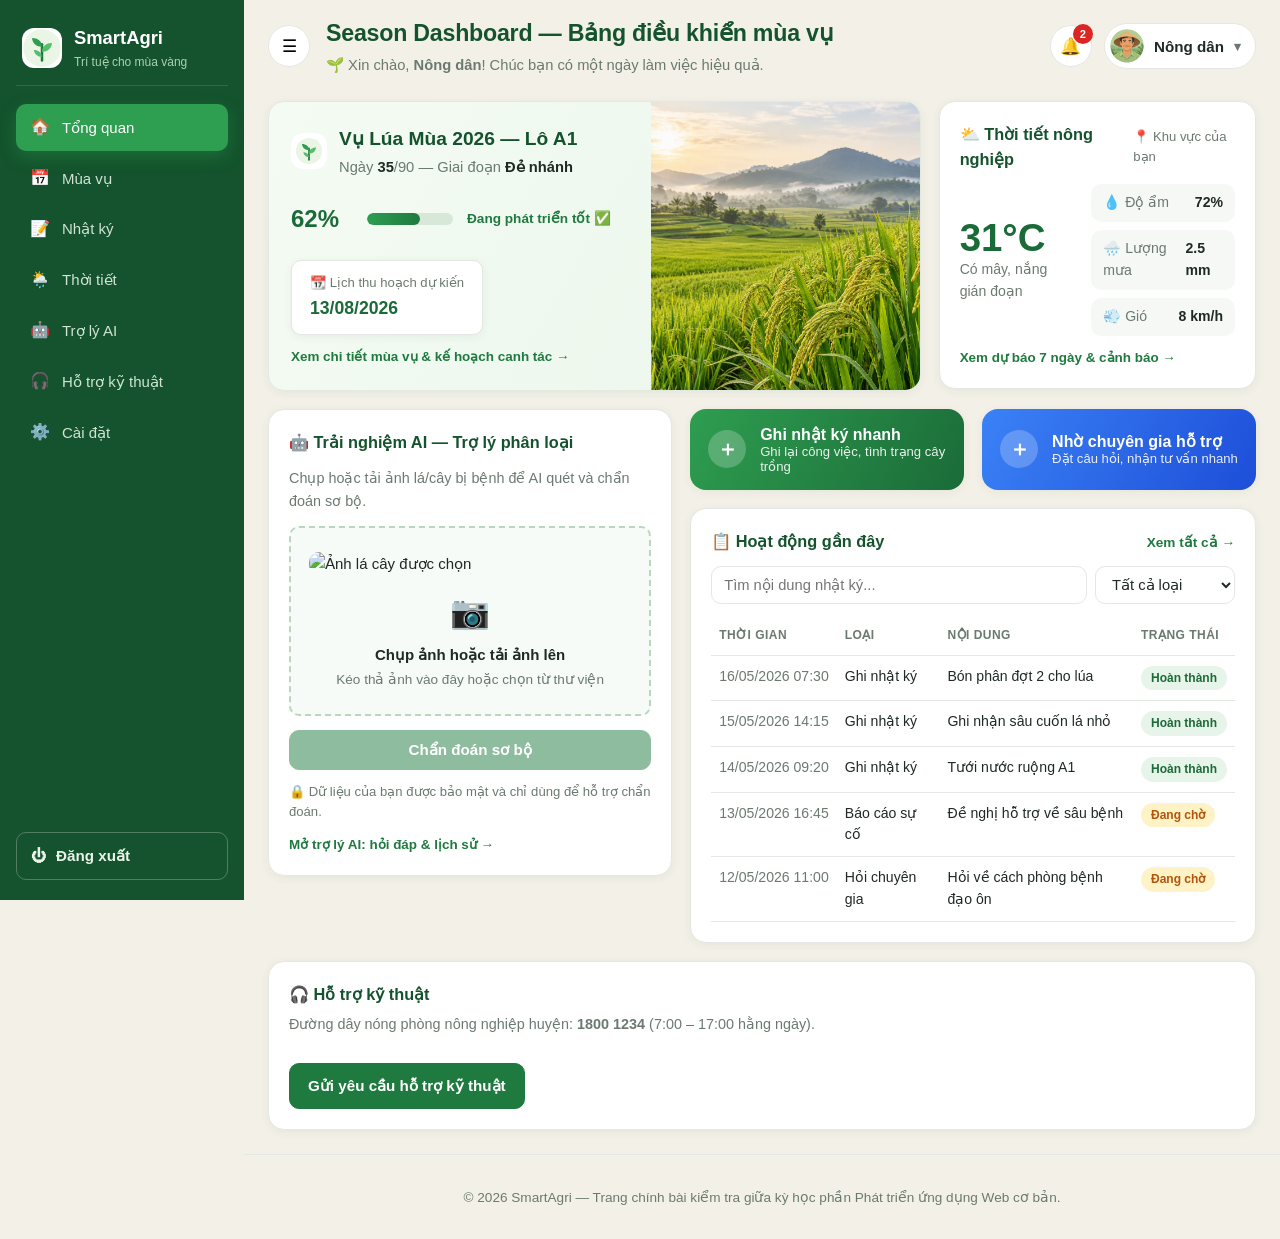
<file: index.html>
<!DOCTYPE html>
<html lang="vi">
<head>
  <meta charset="UTF-8">
  <meta name="viewport" content="width=device-width, initial-scale=1.0">
  <meta name="description" content="SmartAgri - Season Dashboard: bảng điều khiển mùa vụ cho nông dân">
  <title>SmartAgri — Bảng điều khiển mùa vụ</title>
  <link rel="icon" href="assets/favicon.svg" type="image/svg+xml">
  <script src="js/display.js"></script>
  <link rel="stylesheet" href="css/layout.css">
  <link rel="stylesheet" href="css/style.css">
</head>
<body>
  <div class="app">
    <aside class="sidebar" id="sidebar">
      <a class="brand" href="index.html">
        <img class="brand-logo" src="assets/logo.svg" alt="" width="40" height="40">
        <span class="brand-text">
          <span class="brand-name">SmartAgri</span>
          <span class="brand-tag">Trí tuệ cho mùa vàng</span>
        </span>
      </a>

      <nav class="side-nav" aria-label="Điều hướng chính">
        <ul class="side-list">
          <li><a class="side-link is-active" href="index.html" aria-current="page"><span class="side-icon" aria-hidden="true">🏠</span>Tổng quan</a></li>
          <li><a class="side-link" href="season.html"><span class="side-icon" aria-hidden="true">📅</span>Mùa vụ</a></li>
          <li><a class="side-link" href="diary.html"><span class="side-icon" aria-hidden="true">📝</span>Nhật ký</a></li>
          <li><a class="side-link" href="weather.html"><span class="side-icon" aria-hidden="true">🌦️</span>Thời tiết</a></li>
          <li><a class="side-link" href="ai.html"><span class="side-icon" aria-hidden="true">🤖</span>Trợ lý AI</a></li>
          <li><a class="side-link" href="support.html"><span class="side-icon" aria-hidden="true">🎧</span>Hỗ trợ kỹ thuật</a></li>
          <li><a class="side-link" href="settings.html"><span class="side-icon" aria-hidden="true">⚙️</span>Cài đặt</a></li>
        </ul>
      </nav>

      <a class="btn-logout" href="login.html"><span aria-hidden="true">⏻</span> Đăng xuất</a>
    </aside>

    <div class="content">
      <header class="topbar">
        <button class="btn-icon btn-menu" type="button" id="menuToggle" aria-label="Mở hoặc đóng menu">☰</button>
        <div class="topbar-title">
          <h1>Season Dashboard — Bảng điều khiển mùa vụ</h1>
          <p class="greeting">🌱 Xin chào, <strong>Nông dân</strong>! Chúc bạn có một ngày làm việc hiệu quả.</p>
        </div>

        <div class="topbar-actions">
          <div class="bell-wrap">
            <button class="btn-icon" type="button" id="bellBtn" aria-label="Thông báo" aria-expanded="false">
              🔔<span class="bell-badge" id="bellBadge">2</span>
            </button>
            <div class="dropdown" id="bellDropdown" hidden>
              <p class="dropdown-title">Thông báo mới</p>
              <ul class="dropdown-list" id="dropdownList"></ul>
            </div>
          </div>

          <div class="user-chip-wrap">
            <button class="user-chip" type="button" id="userBtn" aria-expanded="false">
              <img class="user-avatar" src="assets/avatar-farmer.png" alt="Ảnh nông dân">
              <span>Nông dân</span>
              <span class="caret" aria-hidden="true">▾</span>
            </button>
            <div class="dropdown" id="userDropdown" hidden>
              <a class="dropdown-link" href="settings.html">Hồ sơ của tôi</a>
              <a class="dropdown-link" href="settings.html">Cài đặt tài khoản</a>
              <button class="dropdown-link dropdown-danger" type="button" id="logoutBtn2">Đăng xuất</button>
            </div>
          </div>
        </div>
      </header>

      <main class="board">
        <section class="hero card" id="section-season" aria-labelledby="season-title">
          <div class="hero-body">
            <header class="hero-head">
              <img class="hero-icon" src="assets/logo.svg" alt="" width="36" height="36">
              <div>
                <h2 id="season-title">Vụ Lúa Mùa 2026 — Lô A1</h2>
                <p class="hero-meta">Ngày <strong id="dayCount">35</strong>/<span id="totalDays">90</span> — Giai đoạn <strong>Đẻ nhánh</strong></p>
              </div>
            </header>

            <div class="progress-row">
              <p class="progress-value" id="progressValue">0%</p>
              <div class="progress-track" id="progressTrack" role="progressbar" aria-label="Tiến độ mùa vụ" aria-valuemin="0" aria-valuemax="100" aria-valuenow="0">
                <span class="progress-fill" id="progressFill"></span>
              </div>
              <p class="progress-note">Đang phát triển tốt ✅</p>
            </div>

            <article class="schedule-chip">
              <p class="chip-label">📆 Lịch thu hoạch dự kiến</p>
              <p class="chip-date">13/08/2026</p>
            </article>

            <a class="card-more" href="season.html">Xem chi tiết mùa vụ &amp; kế hoạch canh tác →</a>
          </div>

          <figure class="hero-photo">
            <img src="assets/hero-rice.png" alt="Cánh đồng lúa đang giai đoạn đẻ nhánh">
          </figure>
        </section>

        <aside class="weather card" id="section-weather" aria-labelledby="weather-title">
          <header class="card-head">
            <h2 id="weather-title">⛅ Thời tiết nông nghiệp</h2>
            <p class="card-tag">📍 Khu vực của bạn</p>
          </header>
          <div class="weather-body">
            <div class="weather-main">
              <p class="weather-temp">31°C</p>
              <p class="weather-desc">Có mây, nắng gián đoạn</p>
            </div>
            <ul class="weather-list">
              <li><span class="w-key">💧 Độ ẩm</span><strong class="w-val">72%</strong></li>
              <li><span class="w-key">🌧️ Lượng mưa</span><strong class="w-val">2.5 mm</strong></li>
              <li><span class="w-key">💨 Gió</span><strong class="w-val">8 km/h</strong></li>
            </ul>
          </div>
          <a class="card-more" href="weather.html">Xem dự báo 7 ngày &amp; cảnh báo →</a>
        </aside>

        <div class="lower">
          <section class="ai card" id="section-ai" aria-labelledby="ai-title">
            <header class="card-head">
              <h2 id="ai-title">🤖 Trải nghiệm AI — Trợ lý phân loại</h2>
            </header>
            <p class="card-desc">Chụp hoặc tải ảnh lá/cây bị bệnh để AI quét và chẩn đoán sơ bộ.</p>

            <div class="dropzone" id="dropzone" tabindex="0" role="button" aria-label="Chọn ảnh để chẩn đoán">
              <img class="preview" alt="Ảnh lá cây được chọn" hidden>
              <div class="drop-hint" id="dropHint">
                <span class="drop-icon" aria-hidden="true">📷</span>
                <p class="drop-title">Chụp ảnh hoặc tải ảnh lên</p>
                <p class="drop-sub">Kéo thả ảnh vào đây hoặc chọn từ thư viện</p>
              </div>
            </div>
            <input class="visually-hidden" type="file" id="fileInput" accept="image/*">

            <button class="btn btn-primary btn-block" type="button" id="analyzeBtn" disabled>Chẩn đoán sơ bộ</button>
            <div class="ai-result" id="aiResult" hidden></div>
            <p class="ai-privacy">🔒 Dữ liệu của bạn được bảo mật và chỉ dùng để hỗ trợ chẩn đoán.</p>
            <a class="card-more" href="ai.html">Mở trợ lý AI: hỏi đáp &amp; lịch sử →</a>
          </section>

          <div class="right-col">
            <div class="cta-row">
              <button class="cta cta-green" type="button" id="openLogBtn">
                <span class="cta-plus" aria-hidden="true">＋</span>
                <span class="cta-text">
                  <strong>Ghi nhật ký nhanh</strong>
                  <small>Ghi lại công việc, tình trạng cây trồng</small>
                </span>
              </button>

              <button class="cta cta-blue" type="button" id="openAskBtn">
                <span class="cta-plus" aria-hidden="true">＋</span>
                <span class="cta-text">
                  <strong>Nhờ chuyên gia hỗ trợ</strong>
                  <small>Đặt câu hỏi, nhận tư vấn nhanh</small>
                </span>
              </button>
            </div>

            <section class="activity card" id="section-activity" aria-labelledby="activity-title">
              <header class="card-head card-head-row">
                <h2 id="activity-title">📋 Hoạt động gần đây</h2>
                <button class="link-btn" type="button" id="toggleLimit">Xem tất cả →</button>
              </header>

              <div class="filter-bar">
                <label class="visually-hidden" for="activitySearch">Tìm kiếm hoạt động</label>
                <input class="input" type="search" id="activitySearch" placeholder="Tìm nội dung nhật ký..." autocomplete="off">
                <label class="visually-hidden" for="activityType">Lọc theo loại</label>
                <select class="input input-select" id="activityType">
                  <option value="all">Tất cả loại</option>
                  <option value="Ghi nhật ký">Ghi nhật ký</option>
                  <option value="Báo cáo sự cố">Báo cáo sự cố</option>
                  <option value="Hỏi chuyên gia">Hỏi chuyên gia</option>
                </select>
              </div>

              <div class="table-wrap">
                <table class="log-table">
                  <caption class="visually-hidden">Danh sách hoạt động gần đây của nông dân</caption>
                  <thead>
                    <tr>
                      <th scope="col">Thời gian</th>
                      <th scope="col">Loại</th>
                      <th scope="col">Nội dung</th>
                      <th scope="col">Trạng thái</th>
                    </tr>
                  </thead>
                  <tbody id="activityBody"></tbody>
                </table>
              </div>
              <p class="empty" id="activityEmpty" hidden>Không có hoạt động nào khớp với bộ lọc.</p>
            </section>
          </div>
        </div>

        <section class="support card" id="section-support" aria-labelledby="support-title">
          <h2 id="support-title">🎧 Hỗ trợ kỹ thuật</h2>
          <p class="card-desc">Đường dây nóng phòng nông nghiệp huyện: <strong>1800 1234</strong> (7:00 – 17:00 hằng ngày).</p>
          <a class="btn btn-primary" href="support.html">Gửi yêu cầu hỗ trợ kỹ thuật</a>
        </section>
      </main>

      <footer class="footer">
        <p>© 2026 SmartAgri — Trang chính bài kiểm tra giữa kỳ học phần Phát triển ứng dụng Web cơ bản.</p>
      </footer>
    </div>
  </div>

  <div class="modal" id="logModal" hidden>
    <div class="modal-backdrop" data-close-modal></div>
    <section class="modal-box" role="dialog" aria-modal="true" aria-labelledby="logModalTitle">
      <header class="modal-head">
        <h2 id="logModalTitle">Ghi nhật ký nhanh</h2>
        <button class="btn-icon" type="button" data-close-modal aria-label="Đóng">✕</button>
      </header>
      <form class="form" id="logForm" novalidate>
        <div class="form-row">
          <label for="logType">Loại hoạt động</label>
          <select class="input" id="logType">
            <option value="Ghi nhật ký">Ghi nhật ký</option>
            <option value="Báo cáo sự cố">Báo cáo sự cố</option>
            <option value="Hỏi chuyên gia">Hỏi chuyên gia</option>
          </select>
        </div>
        <div class="form-row">
          <label for="logContent">Nội dung</label>
          <textarea class="input" id="logContent" rows="3" placeholder="Ví dụ: Bón phân đợt 2 cho lúa lô A1"></textarea>
          <span class="field-error" id="logContentError"></span>
        </div>
        <div class="form-actions">
          <button class="btn" type="button" data-close-modal>Hủy</button>
          <button class="btn btn-primary" type="submit">Lưu nhật ký</button>
        </div>
      </form>
    </section>
  </div>

  <div class="modal" id="askModal" hidden>
    <div class="modal-backdrop" data-close-modal></div>
    <section class="modal-box" role="dialog" aria-modal="true" aria-labelledby="askModalTitle">
      <header class="modal-head">
        <h2 id="askModalTitle">Nhờ chuyên gia hỗ trợ</h2>
        <button class="btn-icon" type="button" data-close-modal aria-label="Đóng">✕</button>
      </header>
      <form class="form" id="askForm" novalidate>
        <div class="form-row">
          <label for="askTopic">Chủ đề</label>
          <select class="input" id="askTopic">
            <option value="">— Chọn chủ đề —</option>
            <option value="Sâu bệnh">Sâu bệnh</option>
            <option value="Dinh dưỡng cây trồng">Dinh dưỡng cây trồng</option>
            <option value="Tưới tiêu">Tưới tiêu</option>
          </select>
          <span class="field-error" id="askTopicError"></span>
        </div>
        <div class="form-row">
          <label for="askContent">Câu hỏi</label>
          <textarea class="input" id="askContent" rows="3" placeholder="Mô tả tình trạng ruộng và câu hỏi của bạn"></textarea>
          <span class="field-error" id="askContentError"></span>
        </div>
        <div class="form-actions">
          <button class="btn" type="button" data-close-modal>Hủy</button>
          <button class="btn btn-primary btn-blue" type="submit">Gửi câu hỏi</button>
        </div>
      </form>
    </section>
  </div>

  <div class="toast" id="toast" hidden></div>

  <script src="js/main.js"></script>
</body>
</html>
</file>
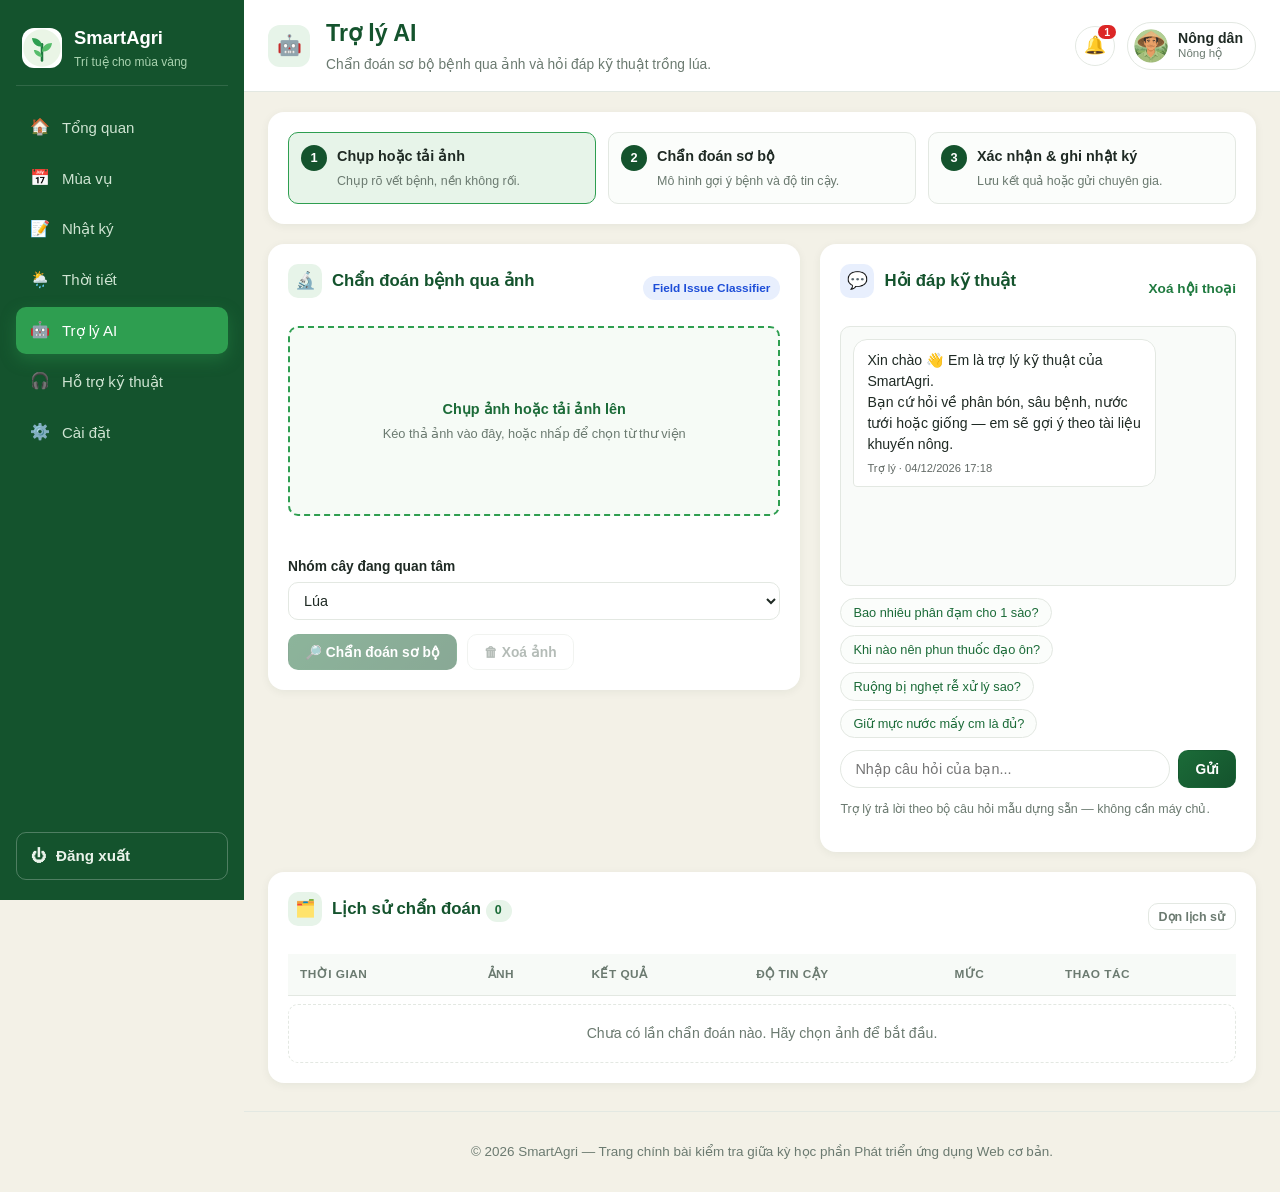
<file: ai.html>
<!DOCTYPE html>
<html lang="vi">
<head>
  <meta charset="UTF-8">
  <meta name="viewport" content="width=device-width, initial-scale=1.0">
  <meta name="description" content="SmartAgri — Trợ lý AI: chẩn đoán sơ bộ bệnh cây trồng qua ảnh và hỏi đáp kỹ thuật">
  <title>SmartAgri — Trợ lý AI</title>
  <link rel="icon" href="assets/favicon.svg" type="image/svg+xml">
  <script src="js/display.js"></script>
  <link rel="stylesheet" href="css/layout.css">
  <link rel="stylesheet" href="css/ui.css">
  <link rel="stylesheet" href="css/ai.css">
</head>
<body>
  <div class="app">
    <aside class="sidebar" id="sidebar">
      <a class="brand" href="index.html">
        <img class="brand-logo" src="assets/logo.svg" alt="" width="40" height="40">
        <span class="brand-text">
          <span class="brand-name">SmartAgri</span>
          <span class="brand-tag">Trí tuệ cho mùa vàng</span>
        </span>
      </a>

      <nav class="side-nav" aria-label="Điều hướng chính">
        <ul class="side-list">
          <li><a class="side-link" href="index.html"><span class="side-icon" aria-hidden="true">🏠</span>Tổng quan</a></li>
          <li><a class="side-link" href="season.html"><span class="side-icon" aria-hidden="true">📅</span>Mùa vụ</a></li>
          <li><a class="side-link" href="diary.html"><span class="side-icon" aria-hidden="true">📝</span>Nhật ký</a></li>
          <li><a class="side-link" href="weather.html"><span class="side-icon" aria-hidden="true">🌦️</span>Thời tiết</a></li>
          <li><a class="side-link is-active" href="ai.html" aria-current="page"><span class="side-icon" aria-hidden="true">🤖</span>Trợ lý AI</a></li>
          <li><a class="side-link" href="support.html"><span class="side-icon" aria-hidden="true">🎧</span>Hỗ trợ kỹ thuật</a></li>
          <li><a class="side-link" href="settings.html"><span class="side-icon" aria-hidden="true">⚙️</span>Cài đặt</a></li>
        </ul>
      </nav>

      <a class="btn-logout" href="login.html"><span aria-hidden="true">⏻</span> Đăng xuất</a>
    </aside>

    <div class="content">
      <header class="topbar">
        <button class="btn-icon btn-menu" type="button" id="menuToggle" aria-label="Mở hoặc đóng menu">☰</button>
        <span class="topbar-icon" aria-hidden="true">🤖</span>
        <div class="topbar-title">
          <h1>Trợ lý AI</h1>
          <p class="greeting">Chẩn đoán sơ bộ bệnh qua ảnh và hỏi đáp kỹ thuật trồng lúa.</p>
        </div>
        <div class="topbar-actions">
          <div class="bell-wrap">
            <button class="btn-icon bell" type="button" id="bellBtn" aria-label="Thông báo" aria-expanded="false">
              🔔<span class="bell-badge" id="bellBadge">1</span>
            </button>
            <div class="dropdown" id="bellDropdown" hidden>
              <p class="dropdown-title">Gợi ý</p>
              <ul class="dropdown-list">
                <li>Mô hình đang ở bản demo — kết quả chỉ mang tính tham khảo.</li>
              </ul>
            </div>
          </div>
          <a class="user-chip" href="settings.html">
            <img class="user-avatar" src="assets/avatar-farmer.png" alt="Ảnh nông dân">
            <span class="user-meta"><strong>Nông dân</strong><small>Nông hộ</small></span>
          </a>
        </div>
      </header>

      <main class="board">
        <!-- ============ GUIDED STEPS ============ -->
        <section class="card" aria-labelledby="steps-title">
          <h2 id="steps-title" class="visually-hidden">Các bước chẩn đoán</h2>
          <ol class="steps" id="steps">
            <li class="step is-active"><span class="step-no">1</span><span class="step-text"><strong>Chụp hoặc tải ảnh</strong><small>Chụp rõ vết bệnh, nền không rối.</small></span></li>
            <li class="step"><span class="step-no">2</span><span class="step-text"><strong>Chẩn đoán sơ bộ</strong><small>Mô hình gợi ý bệnh và độ tin cậy.</small></span></li>
            <li class="step"><span class="step-no">3</span><span class="step-text"><strong>Xác nhận &amp; ghi nhật ký</strong><small>Lưu kết quả hoặc gửi chuyên gia.</small></span></li>
          </ol>
        </section>

        <div class="ai-grid">
          <!-- ============ CHẨN ĐOÁN ẢNH ============ -->
          <section class="card" aria-labelledby="scan-title">
            <header class="card-head card-head-row">
              <div class="card-head">
                <span class="head-icon" aria-hidden="true">🔬</span>
                <h2 id="scan-title">Chẩn đoán bệnh qua ảnh</h2>
              </div>
              <span class="badge badge-blue" id="modelBadge">Field Issue Classifier</span>
            </header>

            <div class="dropzone" id="dropzone" tabindex="0" role="button" aria-labelledby="dzLabel">
              <img class="dz-preview" id="preview" alt="Ảnh lá cây đã chọn" hidden>
              <p class="dz-title" id="dzLabel">Chụp ảnh hoặc tải ảnh lên</p>
              <p class="dz-sub">Kéo thả ảnh vào đây, hoặc nhấp để chọn từ thư viện</p>
              <p class="dz-file" id="fileName" hidden></p>
            </div>
            <input class="visually-hidden" type="file" id="fileInput" accept="image/*">
            <p class="field-error" id="fileError"></p>

            <div class="form-row">
              <label for="cropSelect">Nhóm cây đang quan tâm</label>
              <select class="input" id="cropSelect">
                <option value="Lúa">Lúa</option>
                <option value="Ngô">Ngô</option>
                <option value="Rau màu">Rau màu</option>
              </select>
            </div>

            <div class="scan-actions">
              <button class="btn btn-primary" type="button" id="analyzeBtn" disabled>🔎 Chẩn đoán sơ bộ</button>
              <button class="btn btn-ghost" type="button" id="clearBtn" disabled>🗑 Xoá ảnh</button>
            </div>

            <div class="result" id="result" hidden>
              <div class="result-head">
                <div>
                  <p class="result-label">Kết quả gợi ý</p>
                  <h3 class="result-name" id="resultName">—</h3>
                  <p class="result-pathogen" id="resultPathogen">—</p>
                </div>
                <span class="badge badge-amber" id="resultLevel">—</span>
              </div>

              <div class="conf">
                <div class="conf-row">
                  <span class="conf-label">Độ tin cậy</span>
                  <strong class="conf-value" id="confValue">0%</strong>
                </div>
                <div class="conf-track"><span class="conf-fill" id="confFill"></span></div>
              </div>

              <h4 class="result-sub">Dấu hiệu nhận biết</h4>
              <ul class="result-list" id="resultSigns"></ul>

              <h4 class="result-sub">Điều kiện phát sinh</h4>
              <p class="result-text" id="resultCondition">—</p>

              <h4 class="result-sub">Hướng xử lý gợi ý</h4>
              <ol class="result-list numbered" id="resultSteps"></ol>

              <p class="disclaimer">⚠️ Đây là kết quả hỗ trợ sơ bộ trên dữ liệu minh hoạ. Trước khi mua và phun thuốc, hãy xác nhận với cán bộ bảo vệ thực vật.</p>

              <div class="scan-actions">
                <a class="btn btn-green-outline" href="diary.html">📝 Ghi vào nhật ký</a>
                <a class="btn btn-blue" href="support.html">🎧 Nhờ chuyên gia</a>
                <button class="btn btn-ghost" type="button" id="againBtn">Chẩn đoán ảnh khác</button>
              </div>
            </div>
          </section>

          <!-- ============ CHAT ============ -->
          <section class="card" aria-labelledby="chat-title">
            <header class="card-head card-head-row">
              <div class="card-head">
                <span class="head-icon blue" aria-hidden="true">💬</span>
                <h2 id="chat-title">Hỏi đáp kỹ thuật</h2>
              </div>
              <button class="link-btn" type="button" id="clearChatBtn">Xoá hội thoại</button>
            </header>

            <div class="chat" id="chatBox" role="log" aria-live="polite" aria-label="Lịch sử hội thoại với trợ lý"></div>

            <ul class="chips" id="chipList">
              <li><button class="chip" type="button">Bao nhiêu phân đạm cho 1 sào?</button></li>
              <li><button class="chip" type="button">Khi nào nên phun thuốc đạo ôn?</button></li>
              <li><button class="chip" type="button">Ruộng bị nghẹt rễ xử lý sao?</button></li>
              <li><button class="chip" type="button">Giữ mực nước mấy cm là đủ?</button></li>
            </ul>

            <form class="chat-form" id="chatForm">
              <label class="visually-hidden" for="chatInput">Câu hỏi của bạn</label>
              <input class="input" type="text" id="chatInput" placeholder="Nhập câu hỏi của bạn..." autocomplete="off" maxlength="200">
              <button class="btn btn-primary" type="submit">Gửi</button>
            </form>
            <p class="hint">Trợ lý trả lời theo bộ câu hỏi mẫu dựng sẵn — không cần máy chủ.</p>
          </section>
        </div>

        <!-- ============ LỊCH SỬ ============ -->
        <section class="card" aria-labelledby="hist-title">
          <header class="card-head card-head-row">
            <div class="card-head">
              <span class="head-icon" aria-hidden="true">🗂️</span>
              <h2 id="hist-title">Lịch sử chẩn đoán <span class="count-pill" id="histCount">0</span></h2>
            </div>
            <button class="btn btn-ghost btn-sm" type="button" id="clearHistBtn">Dọn lịch sử</button>
          </header>

          <div class="table-wrap">
            <table class="data-table">
              <caption class="visually-hidden">Các lần chẩn đoán gần đây</caption>
              <thead>
                <tr>
                  <th scope="col">Thời gian</th>
                  <th scope="col">Ảnh</th>
                  <th scope="col">Kết quả</th>
                  <th scope="col">Độ tin cậy</th>
                  <th scope="col">Mức</th>
                  <th scope="col">Thao tác</th>
                </tr>
              </thead>
              <tbody id="histBody"></tbody>
            </table>
          </div>
          <p class="empty" id="histEmpty" hidden>Chưa có lần chẩn đoán nào. Hãy chọn ảnh để bắt đầu.</p>
        </section>
      </main>

      <footer class="footer">
        <p>© 2026 SmartAgri — Trang chính bài kiểm tra giữa kỳ học phần Phát triển ứng dụng Web cơ bản.</p>
      </footer>
    </div>
  </div>

  <div class="toast" id="toast" hidden></div>

  <script src="js/ai.js"></script>
</body>
</html>
</file>
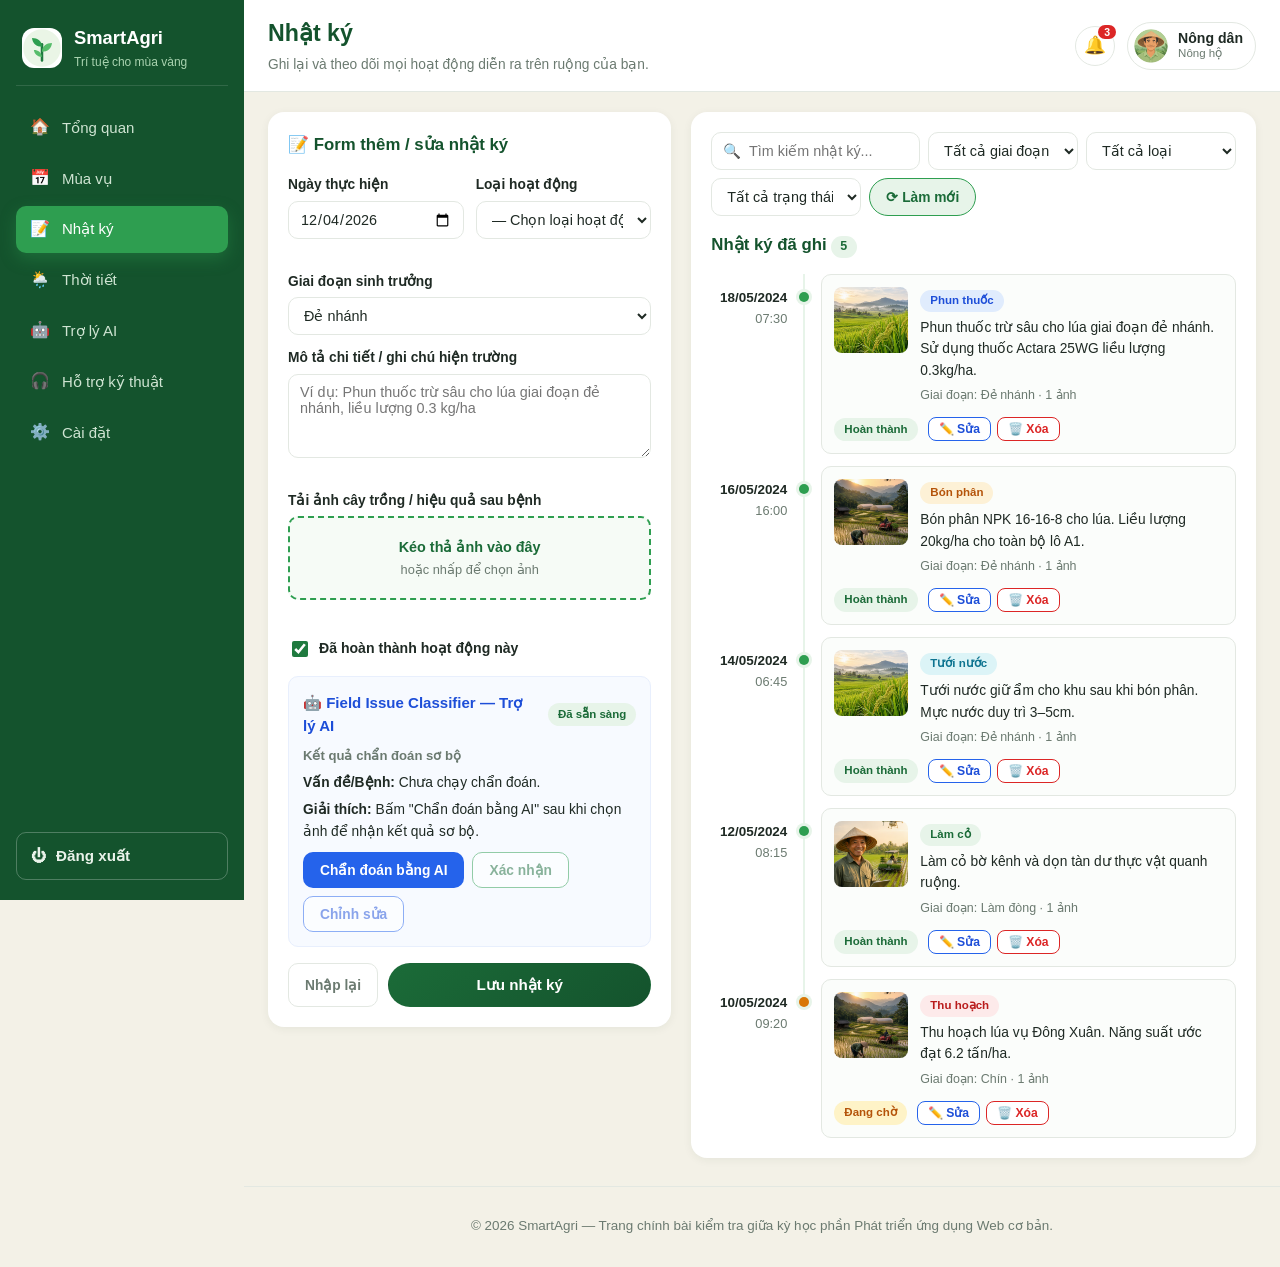
<file: diary.html>
<!DOCTYPE html>
<html lang="vi">
<head>
  <meta charset="UTF-8">
  <meta name="viewport" content="width=device-width, initial-scale=1.0">
  <meta name="description" content="SmartAgri — Nhật ký: ghi lại và theo dõi mọi hoạt động trên ruộng">
  <title>SmartAgri — Nhật ký</title>
  <link rel="icon" href="assets/favicon.svg" type="image/svg+xml">
  <script src="js/display.js"></script>
  <link rel="stylesheet" href="css/layout.css">
  <link rel="stylesheet" href="css/diary.css">
</head>
<body>
  <div class="app">
    <aside class="sidebar" id="sidebar">
      <a class="brand" href="index.html">
        <img class="brand-logo" src="assets/logo.svg" alt="" width="40" height="40">
        <span class="brand-text">
          <span class="brand-name">SmartAgri</span>
          <span class="brand-tag">Trí tuệ cho mùa vàng</span>
        </span>
      </a>

      <nav class="side-nav" aria-label="Điều hướng chính">
        <ul class="side-list">
          <li><a class="side-link" href="index.html"><span class="side-icon" aria-hidden="true">🏠</span>Tổng quan</a></li>
          <li><a class="side-link" href="season.html"><span class="side-icon" aria-hidden="true">📅</span>Mùa vụ</a></li>
          <li><a class="side-link is-active" href="diary.html" aria-current="page"><span class="side-icon" aria-hidden="true">📝</span>Nhật ký</a></li>
          <li><a class="side-link" href="weather.html"><span class="side-icon" aria-hidden="true">🌦️</span>Thời tiết</a></li>
          <li><a class="side-link" href="ai.html"><span class="side-icon" aria-hidden="true">🤖</span>Trợ lý AI</a></li>
          <li><a class="side-link" href="support.html"><span class="side-icon" aria-hidden="true">🎧</span>Hỗ trợ kỹ thuật</a></li>
          <li><a class="side-link" href="settings.html"><span class="side-icon" aria-hidden="true">⚙️</span>Cài đặt</a></li>
        </ul>
      </nav>

      <a class="btn-logout" href="login.html"><span aria-hidden="true">⏻</span> Đăng xuất</a>
    </aside>

    <div class="content">
      <header class="topbar">
        <button class="btn-icon btn-menu" type="button" id="menuToggle" aria-label="Mở hoặc đóng menu">☰</button>
        <div class="topbar-title">
          <h1>Nhật ký</h1>
          <p class="greeting">Ghi lại và theo dõi mọi hoạt động diễn ra trên ruộng của bạn.</p>
        </div>
        <div class="topbar-actions">
          <div class="bell-wrap">
            <button class="btn-icon bell" type="button" id="bellBtn" aria-label="Thông báo" aria-expanded="false">
              🔔<span class="bell-badge" id="bellBadge">3</span>
            </button>
            <div class="dropdown" id="bellDropdown" hidden>
              <p class="dropdown-title">Thông báo mới</p>
              <ul class="dropdown-list">
                <li><strong>Cercospora</strong> đang phát triển mạnh — nên phun ngừa lô A1.</li>
                <li>Nhật ký ngày 18/05 chưa có ảnh minh hoạ.</li>
                <li>Chuyên gia đã trả lời câu hỏi về bón phân đợt 3.</li>
              </ul>
            </div>
          </div>
          <a class="user-chip" href="settings.html">
            <img class="user-avatar" src="assets/avatar-farmer.png" alt="Ảnh nông dân">
            <span class="user-meta"><strong>Nông dân</strong><small>Nông hộ</small></span>
          </a>
        </div>
      </header>

      <main class="board">
        <div class="diary-grid">
          <!-- ============ CỘT TRÁI: FORM ============ -->
          <section class="card form-card" aria-labelledby="form-title">
            <h2 id="form-title">📝 Form thêm / sửa nhật ký</h2>

            <form id="diaryForm" novalidate>
              <div class="form-2col">
                <div class="form-row">
                  <label for="entryDate">Ngày thực hiện</label>
                  <input class="input" type="date" id="entryDate">
                  <span class="field-error" id="dateError"></span>
                </div>

                <div class="form-row">
                  <label for="entryType">Loại hoạt động</label>
                  <select class="input" id="entryType">
                    <option value="">— Chọn loại hoạt động —</option>
                    <option value="Bón phân">🌱 Bón phân</option>
                    <option value="Phun thuốc">💧 Phun thuốc</option>
                    <option value="Tưới nước">🚿 Tưới nước</option>
                    <option value="Làm cỏ">🌾 Làm cỏ</option>
                    <option value="Thu hoạch">🚜 Thu hoạch</option>
                  </select>
                  <span class="field-error" id="typeError"></span>
                </div>
              </div>

              <div class="form-row">
                <label for="entryStage">Giai đoạn sinh trưởng</label>
                <select class="input" id="entryStage">
                  <option value="Đẻ nhánh">Đẻ nhánh</option>
                  <option value="Làm đòng">Làm đòng</option>
                  <option value="Trổ bông">Trổ bông</option>
                  <option value="Chín">Chín</option>
                </select>
              </div>

              <div class="form-row">
                <label for="entryDesc">Mô tả chi tiết / ghi chú hiện trường</label>
                <textarea class="input" id="entryDesc" rows="4" placeholder="Ví dụ: Phun thuốc trừ sâu cho lúa giai đoạn đẻ nhánh, liều lượng 0.3 kg/ha"></textarea>
                <span class="field-error" id="descError"></span>
              </div>

              <div class="form-row">
                <label id="dropLabel">Tải ảnh cây trồng / hiệu quả sau bệnh</label>
                <div class="dropzone" id="dropzone" tabindex="0" role="button" aria-labelledby="dropLabel">
                  <p class="dz-title">Kéo thả ảnh vào đây</p>
                  <p class="dz-sub">hoặc nhấp để chọn ảnh</p>
                </div>
                <input class="visually-hidden" type="file" id="fileInput" accept="image/*" multiple>
                <div class="thumbs" id="thumbs"></div>
                <p class="dz-count" id="photoCount"></p>
              </div>

              <label class="check-row">
                <input type="checkbox" id="entryDone" checked>
                <span>Đã hoàn thành hoạt động này</span>
              </label>

              <!-- Trợ lý AI -->
              <section class="ai-box" aria-labelledby="ai-title">
                <header class="ai-box-head">
                  <h3 id="ai-title">🤖 Field Issue Classifier — Trợ lý AI</h3>
                  <span class="pill-ready">Đã sẵn sàng</span>
                </header>
                <p class="ai-lead">Kết quả chẩn đoán sơ bộ</p>
                <p class="ai-line"><strong>Vấn đề/Bệnh:</strong> <span id="aiDisease">Chưa chạy chẩn đoán.</span></p>
                <p class="ai-line"><strong>Giải thích:</strong> <span id="aiExplain">Bấm "Chẩn đoán bằng AI" sau khi chọn ảnh để nhận kết quả sơ bộ.</span></p>
                <div class="ai-actions">
                  <button class="btn btn-blue" type="button" id="aiRunBtn">Chẩn đoán bằng AI</button>
                  <button class="btn btn-green-outline" type="button" id="aiConfirmBtn" disabled>Xác nhận</button>
                  <button class="btn btn-blue-outline" type="button" id="aiEditBtn" disabled>Chỉnh sửa</button>
                </div>
              </section>

              <div class="form-actions">
                <button class="btn btn-ghost" type="button" id="resetFormBtn">Nhập lại</button>
                <button class="btn btn-save" type="submit" id="saveBtn">Lưu nhật ký</button>
              </div>
            </form>
          </section>

          <!-- ============ CỘT PHẢI: DANH SÁCH ============ -->
          <section class="card list-card" aria-labelledby="list-title">
            <div class="toolbar">
              <label class="visually-hidden" for="searchInput">Tìm kiếm nhật ký</label>
              <input class="input search" type="search" id="searchInput" placeholder="🔍  Tìm kiếm nhật ký..." autocomplete="off">

              <label class="visually-hidden" for="filterStage">Lọc theo giai đoạn</label>
              <select class="input mini" id="filterStage">
                <option value="all">Tất cả giai đoạn</option>
                <option value="Đẻ nhánh">Đẻ nhánh</option>
                <option value="Làm đòng">Làm đòng</option>
                <option value="Trổ bông">Trổ bông</option>
                <option value="Chín">Chín</option>
              </select>

              <label class="visually-hidden" for="filterType">Lọc theo loại</label>
              <select class="input mini" id="filterType">
                <option value="all">Tất cả loại</option>
                <option value="Bón phân">Bón phân</option>
                <option value="Phun thuốc">Phun thuốc</option>
                <option value="Tưới nước">Tưới nước</option>
                <option value="Làm cỏ">Làm cỏ</option>
                <option value="Thu hoạch">Thu hoạch</option>
              </select>

              <label class="visually-hidden" for="filterStatus">Lọc theo trạng thái</label>
              <select class="input mini" id="filterStatus">
                <option value="all">Tất cả trạng thái</option>
                <option value="done">Hoàn thành</option>
                <option value="wait">Đang chờ</option>
              </select>

              <button class="btn btn-refresh" type="button" id="resetFilterBtn">⟳ Làm mới</button>
            </div>

            <h2 id="list-title">Nhật ký đã ghi <span class="count-pill" id="countPill">0</span></h2>
            <ul class="timeline" id="timeline"></ul>
            <p class="empty" id="emptyBox" hidden>Không có nhật ký nào khớp với bộ lọc hiện tại.</p>
          </section>
        </div>
      </main>

      <footer class="footer">
        <p>© 2026 SmartAgri — Trang chính bài kiểm tra giữa kỳ học phần Phát triển ứng dụng Web cơ bản.</p>
      </footer>
    </div>
  </div>

  <!-- Modal xác nhận xoá -->
  <div class="modal" id="confirmModal" hidden>
    <div class="modal-backdrop" data-close-modal></div>
    <section class="modal-box" role="dialog" aria-modal="true" aria-labelledby="confirmTitle">
      <header class="modal-head">
        <h2 id="confirmTitle">Xoá nhật ký?</h2>
        <button class="btn-icon" type="button" data-close-modal aria-label="Đóng">✕</button>
      </header>
      <div class="modal-body">
        <p id="confirmText">Bạn có chắc muốn xoá nhật ký này? Hành động không thể hoàn tác.</p>
      </div>
      <div class="form-actions modal-actions">
        <button class="btn btn-ghost" type="button" data-close-modal>Hủy</button>
        <button class="btn btn-danger" type="button" id="confirmDeleteBtn">Xóa</button>
      </div>
    </section>
  </div>

  <div class="toast" id="toast" hidden></div>

  <script src="js/diary.js"></script>
</body>
</html>
</file>
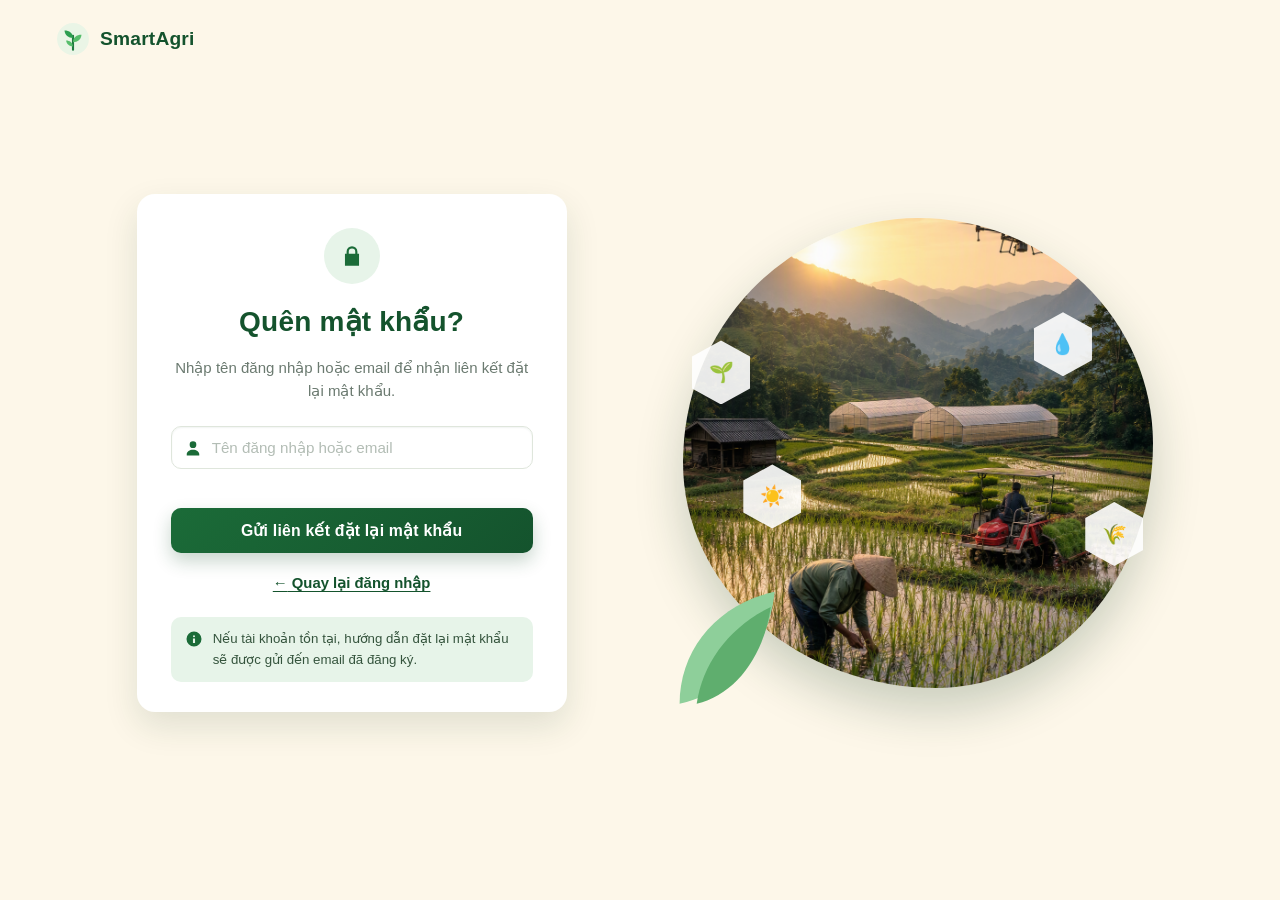
<file: forgot-password.html>
<!DOCTYPE html>
<html lang="vi">
<head>
  <meta charset="UTF-8">
  <meta name="viewport" content="width=device-width, initial-scale=1.0">
  <meta name="description" content="SmartAgri — Quên mật khẩu: nhận liên kết đặt lại mật khẩu qua email">
  <title>SmartAgri — Quên mật khẩu</title>
  <link rel="icon" href="assets/favicon.svg" type="image/svg+xml">
  <link rel="stylesheet" href="css/forgot.css">
</head>
<body class="forgot-body">

  <header class="top-brand">
    <a class="brand" href="index.html">
      <img class="brand-logo" src="assets/logo.svg" alt="" width="34" height="34">
      <span class="brand-name">SmartAgri</span>
    </a>
  </header>

  <main class="forgot-shell">
    <!-- ============ CỘT TRÁI: THẺ YÊU CẦU ĐẶT LẠI ============ -->
    <section class="form-side">
      <div class="forgot-card">

        <!-- Bước 1: nhập tài khoản -->
        <div id="requestPanel">
          <span class="round-badge" aria-hidden="true">
            <svg viewBox="0 0 24 24" width="26" height="26">
              <path fill="currentColor" d="M17 10V8a5 5 0 0 0-10 0v2H5.5v11h13V10H17Zm-8-2a3 3 0 0 1 6 0v2H9V8Zm2 8.7V18h2v-1.3a1.6 1.6 0 1 0-2 0Z"/>
            </svg>
          </span>

          <h1>Quên mật khẩu?</h1>
          <p class="lead">Nhập tên đăng nhập hoặc email để nhận liên kết đặt lại mật khẩu.</p>

          <form id="forgotForm" novalidate>
            <div class="field">
              <div class="input-wrap">
                <span class="input-icon" aria-hidden="true">
                  <svg viewBox="0 0 24 24" width="20" height="20">
                    <path fill="currentColor" d="M12 12a4 4 0 1 0 0-8 4 4 0 0 0 0 8Zm0 2c-4.1 0-7.5 2.3-7.5 5.2V21h15v-1.8C19.5 16.3 16.1 14 12 14Z"/>
                  </svg>
                </span>
                <input class="input" type="text" id="account" name="account"
                       placeholder="Tên đăng nhập hoặc email" autocomplete="username">
              </div>
              <span class="field-error" id="accountError" role="alert"></span>
            </div>

            <button class="btn-send" type="submit" id="sendBtn">
              <span class="btn-text">Gửi liên kết đặt lại mật khẩu</span>
            </button>
          </form>

          <p class="back-row">
            <a class="back-link" href="login.html"><span aria-hidden="true">←</span> Quay lại đăng nhập</a>
          </p>

          <p class="note">
            <span class="note-icon" aria-hidden="true">
              <svg viewBox="0 0 24 24" width="18" height="18">
                <path fill="currentColor" d="M12 2a10 10 0 1 0 0 20 10 10 0 0 0 0-20Zm0 5a1.3 1.3 0 1 1 0 2.6A1.3 1.3 0 0 1 12 7Zm1.4 10.2h-2.8v-6h2.8v6Z"/>
              </svg>
            </span>
            <span>Nếu tài khoản tồn tại, hướng dẫn đặt lại mật khẩu sẽ được gửi đến email đã đăng ký.</span>
          </p>
        </div>

        <!-- Bước 2: đã gửi liên kết -->
        <div id="sentPanel" hidden>
          <span class="round-badge is-blue" aria-hidden="true">
            <svg viewBox="0 0 24 24" width="26" height="26">
              <path fill="currentColor" d="M3 6.5 12 13l9-6.5V18a1.5 1.5 0 0 1-1.5 1.5h-15A1.5 1.5 0 0 1 3 18V6.5Zm9 8.9L3.6 8.2 12 3.4l8.4 4.8L12 15.4Z"/>
            </svg>
          </span>

          <h2 id="sentTitle" tabindex="-1">Đã gửi liên kết đặt lại</h2>
          <p class="lead">
            Hướng dẫn đặt lại mật khẩu đã được gửi tới
            <strong id="sentTarget">email đã đăng ký</strong>.
            Liên kết có hiệu lực trong 30 phút.
          </p>
          <p class="tiny">Không thấy email? Kiểm tra hộp thư rác hoặc bấm gửi lại.</p>

          <div class="sent-actions">
            <button class="btn-send" type="button" id="resendBtn" disabled>
              <span class="btn-text">Gửi lại sau 60 giây</span>
            </button>
            <button class="text-link" type="button" id="backToFormBtn">Dùng tài khoản khác</button>
            <a class="back-link" href="login.html"><span aria-hidden="true">←</span> Quay lại đăng nhập</a>
          </div>
        </div>

      </div>
    </section>

    <!-- ============ CỘT PHẢI: ẢNH RUỘNG + BIỂU TRƯNG ============ -->
    <section class="visual" aria-hidden="true">
      <div class="visual-circle">
        <img class="visual-photo" src="assets/register-field.png" alt="">
      </div>
      <div class="hex hex-1">🌱</div>
      <div class="hex hex-2">💧</div>
      <div class="hex hex-3">☀️</div>
      <div class="hex hex-4">🌾</div>
      <svg class="leaf-deco" viewBox="0 0 200 150">
        <path fill="#8ecf9a" d="M8 148C8 92 46 44 108 30c-6 62-46 106-100 118Z"/>
        <path fill="#5fae6e" d="M26 148C32 104 62 66 104 46 96 100 66 138 26 148Z"/>
      </svg>
    </section>
  </main>

  <div class="toast" id="toast" hidden></div>

  <script src="js/forgot.js"></script>
</body>
</html>
</file>
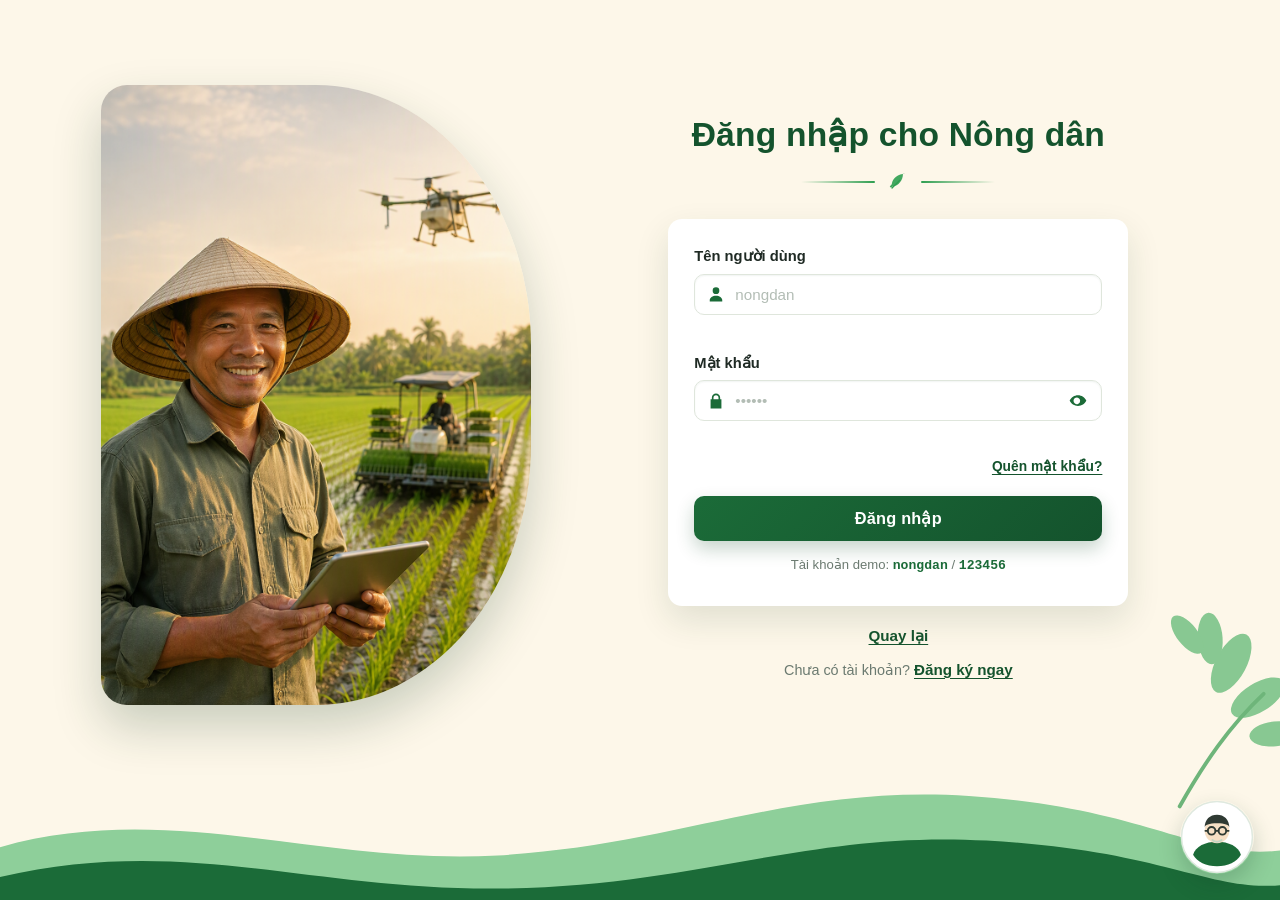
<file: login.html>
<!DOCTYPE html>
<html lang="vi">
<head>
  <meta charset="UTF-8">
  <meta name="viewport" content="width=device-width, initial-scale=1.0">
  <meta name="description" content="SmartAgri — Trang đăng nhập dành cho nông dân">
  <title>SmartAgri — Đăng nhập cho Nông dân</title>
  <link rel="icon" href="assets/favicon.svg" type="image/svg+xml">
  <link rel="stylesheet" href="css/login.css">
</head>
<body class="login-body">

  <main class="login-shell">
    <section class="visual" aria-hidden="true">
      <img class="visual-photo" src="assets/login-farmer.png" alt="">
    </section>

    <section class="form-side">
      <header class="login-head">
        <h1>Đăng nhập cho Nông dân</h1>
        <p class="divider">
          <span class="divider-line"></span>
          <svg class="divider-leaf" viewBox="0 0 24 24" width="22" height="22" aria-hidden="true">
            <path fill="currentColor" d="M20 3c-8 0-14 4.6-14.8 11.4L3 17l1.4 1.4L6 17c6.8-.8 11.4-6.8 11.4-14h2.6z" opacity=".9"/>
            <path fill="none" stroke="currentColor" stroke-width="1.4" stroke-linecap="round" d="M5.5 18.5 14 10"/>
          </svg>
          <span class="divider-line"></span>
        </p>
      </header>

      <form class="login-card" id="loginForm" novalidate>
        <div class="field">
          <label for="username">Tên người dùng</label>
          <div class="input-wrap">
            <span class="input-icon" aria-hidden="true">
              <svg viewBox="0 0 24 24" width="20" height="20">
                <path fill="currentColor" d="M12 12a4 4 0 1 0 0-8 4 4 0 0 0 0 8Zm0 2c-4.1 0-7.5 2.3-7.5 5.2V21h15v-1.8C19.5 16.3 16.1 14 12 14Z"/>
              </svg>
            </span>
            <input class="input" type="text" id="username" name="username" placeholder="nongdan" autocomplete="username">
          </div>
          <span class="field-error" id="usernameError" role="alert"></span>
        </div>

        <div class="field">
          <label for="password">Mật khẩu</label>
          <div class="input-wrap">
            <span class="input-icon" aria-hidden="true">
              <svg viewBox="0 0 24 24" width="20" height="20">
                <path fill="currentColor" d="M17 10V8a5 5 0 0 0-10 0v2H5.5v11h13V10H17Zm-8-2a3 3 0 0 1 6 0v2H9V8Zm2 8.7V18h2v-1.3a1.6 1.6 0 1 0-2 0Z"/>
              </svg>
            </span>
            <input class="input" type="password" id="password" name="password" placeholder="••••••" autocomplete="current-password">
            <button class="eye-btn" type="button" id="togglePassword" aria-label="Hiện mật khẩu" aria-pressed="false">
              <svg class="eye-off" viewBox="0 0 24 24" width="20" height="20" aria-hidden="true">
                <path fill="currentColor" d="M12 5c-4.4 0-8.2 2.6-10 6.5 1.8 3.9 5.6 6.5 10 6.5s8.2-2.6 10-6.5C20.2 7.6 16.4 5 12 5Zm0 10.5A4 4 0 1 1 12 8a4 4 0 0 1 0 7.5Z"/>
              </svg>
            </button>
          </div>
          <span class="field-error" id="passwordError" role="alert"></span>
        </div>

        <p class="forgot-row">
          <a class="back-link" href="forgot-password.html">Quên mật khẩu?</a>
        </p>

        <button class="btn-login" type="submit" id="submitBtn">
          <span class="btn-text">Đăng nhập</span>
        </button>
        <p class="demo-hint">Tài khoản demo: <strong>nongdan</strong> / <strong>123456</strong></p>
      </form>

      <p class="back-row"><a class="back-link" href="index.html">Quay lại</a></p>
      <p class="signup-row">Chưa có tài khoản? <a class="back-link" href="register.html">Đăng ký ngay</a></p>
    </section>
  </main>

  <svg class="wave" viewBox="0 0 1440 160" preserveAspectRatio="none" aria-hidden="true">
    <path fill="#8ecf9a" d="M0 96c190-58 360 22 560 10s330-86 530-72 260 78 350 66v160H0V96Z"/>
    <path fill="#1b6b38" d="M0 132c210-52 350 18 570 14s340-70 540-58 250 62 330 54v120H0v-10Z"/>
  </svg>

  <svg class="deco-branch" viewBox="0 0 220 220" aria-hidden="true">
    <g fill="#7cc489">
      <ellipse cx="150" cy="60" rx="16" ry="34" transform="rotate(28 150 60)"/>
      <ellipse cx="178" cy="96" rx="15" ry="32" transform="rotate(58 178 96)"/>
      <ellipse cx="128" cy="34" rx="13" ry="27" transform="rotate(-4 128 34)"/>
      <ellipse cx="196" cy="134" rx="13" ry="27" transform="rotate(84 196 134)"/>
      <ellipse cx="104" cy="30" rx="11" ry="24" transform="rotate(-38 104 30)"/>
    </g>
    <path fill="none" stroke="#5fae6e" stroke-width="4" stroke-linecap="round" d="M96 210c26-46 52-84 88-118"/>
  </svg>

  <figure class="expert-badge">
    <svg viewBox="0 0 96 96" aria-hidden="true">
      <circle cx="48" cy="48" r="46" fill="#ffffff"/>
      <circle cx="48" cy="48" r="46" fill="none" stroke="#dfe9df" stroke-width="2"/>
      <path fill="#1b6b38" d="M48 86c-14 0-26-6-31-15 3-11 16-17 31-17s28 6 31 17c-5 9-17 15-31 15Z"/>
      <circle cx="48" cy="40" r="16" fill="#f6dfc4"/>
      <path fill="#2f3a33" d="M32 36c0-11 7-17 16-17s16 6 16 17c0-4-6-6-16-6s-16 2-16 6Z"/>
      <g fill="none" stroke="#2f3a33" stroke-width="2.4">
        <circle cx="41" cy="40" r="5"/>
        <circle cx="55" cy="40" r="5"/>
        <path stroke-linecap="round" d="M46 40h4M36 40h-3M60 40h3"/>
      </g>
      <path fill="none" stroke="#c2d6c4" stroke-width="2.4" stroke-linecap="round" d="M42 52c4 3 8 3 12 0"/>
    </svg>
    <figcaption class="visually-hidden">Chuyên gia hỗ trợ nông nghiệp</figcaption>
  </figure>

  <div class="toast" id="toast" hidden></div>

  <script src="js/login.js"></script>
</body>
</html>
</file>
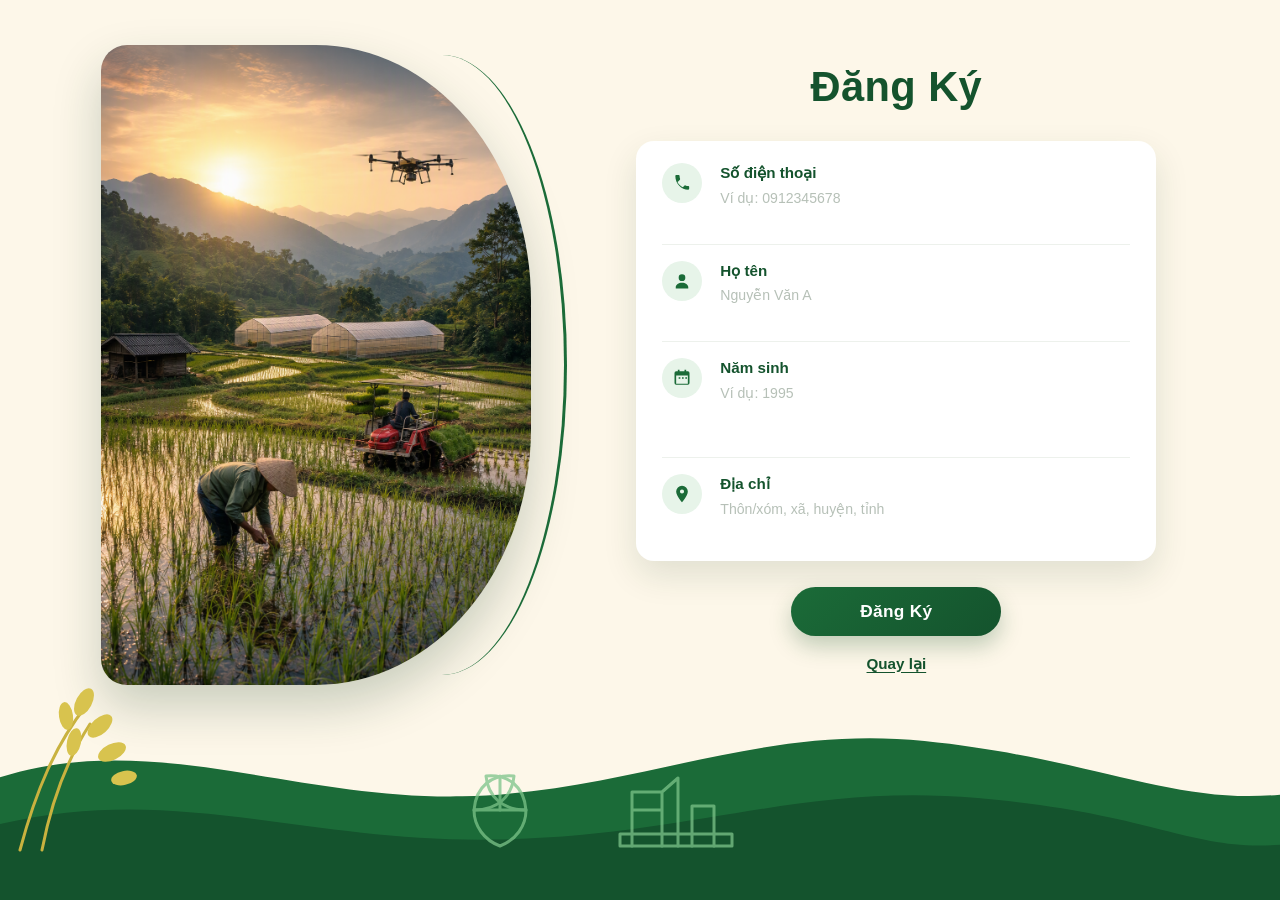
<file: register.html>
<!DOCTYPE html>
<html lang="vi">
<head>
  <meta charset="UTF-8">
  <meta name="viewport" content="width=device-width, initial-scale=1.0">
  <meta name="description" content="SmartAgri — Trang đăng ký tài khoản nông dân">
  <title>SmartAgri — Đăng ký tài khoản</title>
  <link rel="icon" href="assets/favicon.svg" type="image/svg+xml">
  <link rel="stylesheet" href="css/register.css">
</head>
<body class="register-body">

  <main class="register-shell">
    <section class="visual" aria-hidden="true">
      <img class="visual-photo" src="assets/register-field.png" alt="">
    </section>

    <section class="form-side">
      <header class="form-head">
        <h1>Đăng Ký</h1>
      </header>

      <form class="register-card" id="registerForm" novalidate>
        <div class="field">
          <span class="field-icon" aria-hidden="true">
            <svg viewBox="0 0 24 24" width="20" height="20">
              <path fill="currentColor" d="M6.6 10.8c1.4 2.8 3.6 5 6.4 6.4l2.1-2.1c.3-.3.7-.4 1-.2 1.1.4 2.3.6 3.5.6.6 0 1 .4 1 1V19c0 .6-.4 1-1 1C11.3 20 4 12.7 4 3.5c0-.6.4-1 1-1h3.1c.6 0 1 .4 1 1 0 1.2.2 2.4.6 3.5.1.3 0 .7-.2 1l-2.1 2.1Z"/>
            </svg>
          </span>
          <div class="field-body">
            <label for="phone">Số điện thoại</label>
            <input class="field-input" type="text" id="phone" name="phone" placeholder="Ví dụ: 0912345678" inputmode="tel" autocomplete="tel">
            <span class="field-error" id="phoneError" role="alert"></span>
          </div>
        </div>

        <div class="field">
          <span class="field-icon" aria-hidden="true">
            <svg viewBox="0 0 24 24" width="20" height="20">
              <path fill="currentColor" d="M12 12a4 4 0 1 0 0-8 4 4 0 0 0 0 8Zm0 2c-4.1 0-7.5 2.3-7.5 5.2V21h15v-1.8C19.5 16.3 16.1 14 12 14Z"/>
            </svg>
          </span>
          <div class="field-body">
            <label for="fullname">Họ tên</label>
            <input class="field-input" type="text" id="fullname" name="fullname" placeholder="Nguyễn Văn A" autocomplete="name">
            <span class="field-error" id="fullnameError" role="alert"></span>
          </div>
        </div>

        <div class="field">
          <span class="field-icon" aria-hidden="true">
            <svg viewBox="0 0 24 24" width="20" height="20">
              <path fill="currentColor" d="M7 2v2H5a2 2 0 0 0-2 2v12a2 2 0 0 0 2 2h14a2 2 0 0 0 2-2V6a2 2 0 0 0-2-2h-2V2h-2v2H9V2H7ZM5 9h14v10H5V9Zm3 2v2h2v-2H8Zm4 0v2h2v-2h-2Zm4 0v2h2v-2h-2Z"/>
            </svg>
          </span>
          <div class="field-body">
            <label for="birthYear">Năm sinh</label>
            <input class="field-input" type="number" id="birthYear" name="birthYear" placeholder="Ví dụ: 1995" min="1930" max="2026" step="1" inputmode="numeric">
            <span class="field-hint" id="ageHint"></span>
            <span class="field-error" id="birthYearError" role="alert"></span>
          </div>
        </div>

        <div class="field">
          <span class="field-icon" aria-hidden="true">
            <svg viewBox="0 0 24 24" width="20" height="20">
              <path fill="currentColor" d="M12 2a7 7 0 0 0-7 7c0 5.2 7 13 7 13s7-7.8 7-13a7 7 0 0 0-7-7Zm0 9.5A2.5 2.5 0 1 1 12 6.5a2.5 2.5 0 0 1 0 5Z"/>
            </svg>
          </span>
          <div class="field-body">
            <label for="address">Địa chỉ</label>
            <input class="field-input" type="text" id="address" name="address" placeholder="Thôn/xóm, xã, huyện, tỉnh" autocomplete="street-address">
            <span class="field-error" id="addressError" role="alert"></span>
          </div>
        </div>
      </form>

      <div class="action-row">
        <button class="btn-register" type="submit" form="registerForm" id="submitBtn">
          <span class="btn-text">Đăng Ký</span>
        </button>
      </div>

      <p class="back-row"><a class="back-link" href="login.html">Quay lại</a></p>
    </section>
  </main>

  <svg class="wave" viewBox="0 0 1440 220" preserveAspectRatio="none" aria-hidden="true">
    <path fill="#1b6b38" d="M0 78c170-56 330 26 520 22s330-84 520-64 280 74 400 62v202H0V78Z"/>
    <path fill="#14532d" d="M0 132c200-48 340 22 560 18s340-66 540-48 240 62 340 54v146H0v-10Z"/>
  </svg>

  <svg class="deco-art" viewBox="0 0 520 160" aria-hidden="true">
    <g fill="none" stroke="#7cc489" stroke-width="3" stroke-linecap="round" stroke-linejoin="round" opacity=".75">
      <path d="M120 132c-16-6-26-20-26-36h52c0 16-10 30-26 36Z"/>
      <path d="M146 96c-24 0-38-14-40-34 22-2 38 10 40 34Z"/>
      <path d="M94 96c24 0 38-14 40-34-22-2-38 10-40 34Z"/>
      <path d="M120 96V62"/>
      <path d="M252 132V78h30v54M252 96h30M282 78l16-14v68M312 132V92h22v40"/>
      <rect x="240" y="120" width="112" height="12"/>
    </g>
  </svg>

  <svg class="deco-rice" viewBox="0 0 200 220" aria-hidden="true">
    <g stroke="#c9b23f" stroke-width="3" fill="none" stroke-linecap="round">
      <path d="M30 210C46 150 66 104 96 66"/>
      <path d="M52 210c10-52 26-92 48-126"/>
    </g>
    <g fill="#d8c34e">
      <ellipse cx="94" cy="62" rx="8" ry="15" transform="rotate(28 94 62)"/>
      <ellipse cx="110" cy="86" rx="8" ry="15" transform="rotate(48 110 86)"/>
      <ellipse cx="122" cy="112" rx="8" ry="15" transform="rotate(64 122 112)"/>
      <ellipse cx="76" cy="76" rx="7" ry="14" transform="rotate(-8 76 76)"/>
      <ellipse cx="84" cy="102" rx="7" ry="14" transform="rotate(12 84 102)"/>
      <ellipse cx="134" cy="138" rx="7" ry="13" transform="rotate(78 134 138)"/>
    </g>
  </svg>

  <div class="toast" id="toast" hidden></div>

  <script src="js/register.js"></script>
</body>
</html>
</file>
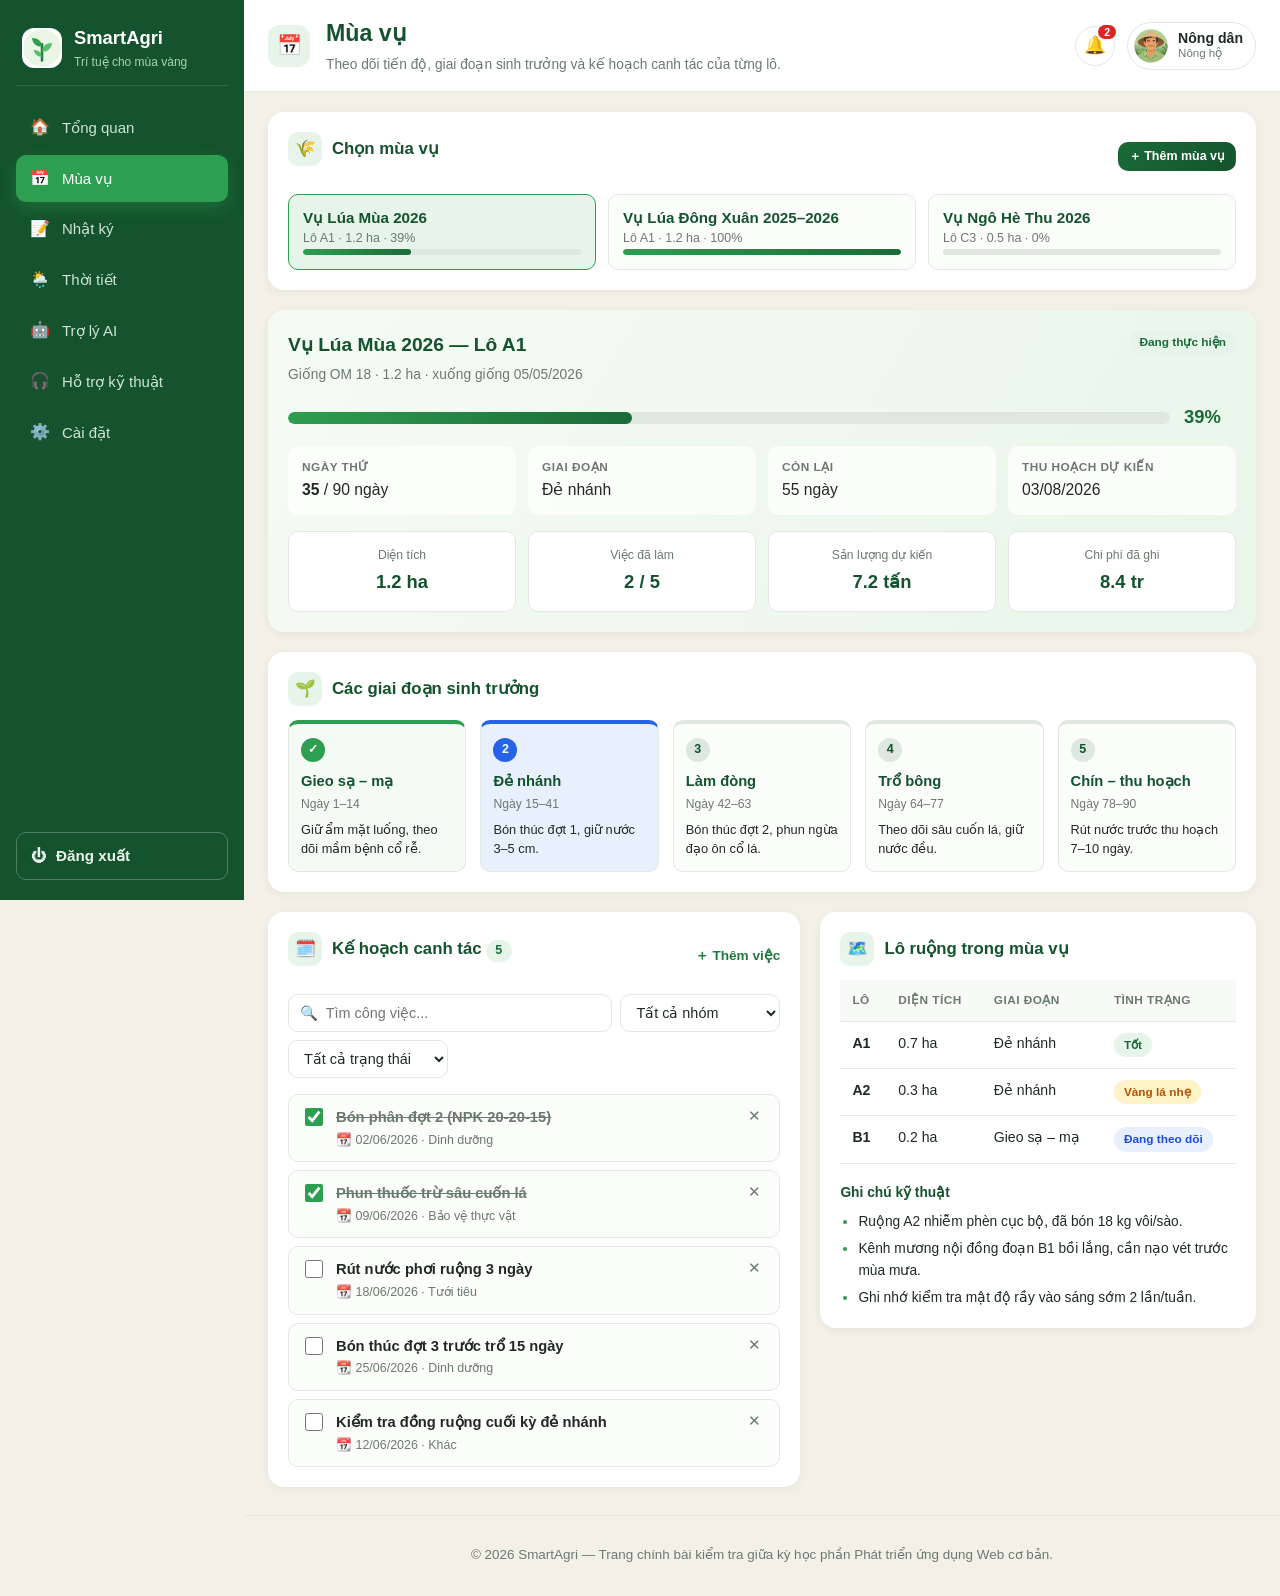
<file: season.html>
<!DOCTYPE html>
<html lang="vi">
<head>
  <meta charset="UTF-8">
  <meta name="viewport" content="width=device-width, initial-scale=1.0">
  <meta name="description" content="SmartAgri — Mùa vụ: theo dõi tiến độ, giai đoạn sinh trưởng và kế hoạch canh tác">
  <title>SmartAgri — Mùa vụ</title>
  <link rel="icon" href="assets/favicon.svg" type="image/svg+xml">
  <script src="js/display.js"></script>
  <link rel="stylesheet" href="css/layout.css">
  <link rel="stylesheet" href="css/ui.css">
  <link rel="stylesheet" href="css/season.css">
</head>
<body>
  <div class="app">
    <aside class="sidebar" id="sidebar">
      <a class="brand" href="index.html">
        <img class="brand-logo" src="assets/logo.svg" alt="" width="40" height="40">
        <span class="brand-text">
          <span class="brand-name">SmartAgri</span>
          <span class="brand-tag">Trí tuệ cho mùa vàng</span>
        </span>
      </a>

      <nav class="side-nav" aria-label="Điều hướng chính">
        <ul class="side-list">
          <li><a class="side-link" href="index.html"><span class="side-icon" aria-hidden="true">🏠</span>Tổng quan</a></li>
          <li><a class="side-link is-active" href="season.html" aria-current="page"><span class="side-icon" aria-hidden="true">📅</span>Mùa vụ</a></li>
          <li><a class="side-link" href="diary.html"><span class="side-icon" aria-hidden="true">📝</span>Nhật ký</a></li>
          <li><a class="side-link" href="weather.html"><span class="side-icon" aria-hidden="true">🌦️</span>Thời tiết</a></li>
          <li><a class="side-link" href="ai.html"><span class="side-icon" aria-hidden="true">🤖</span>Trợ lý AI</a></li>
          <li><a class="side-link" href="support.html"><span class="side-icon" aria-hidden="true">🎧</span>Hỗ trợ kỹ thuật</a></li>
          <li><a class="side-link" href="settings.html"><span class="side-icon" aria-hidden="true">⚙️</span>Cài đặt</a></li>
        </ul>
      </nav>

      <a class="btn-logout" href="login.html"><span aria-hidden="true">⏻</span> Đăng xuất</a>
    </aside>

    <div class="content">
      <header class="topbar">
        <button class="btn-icon btn-menu" type="button" id="menuToggle" aria-label="Mở hoặc đóng menu">☰</button>
        <span class="topbar-icon" aria-hidden="true">📅</span>
        <div class="topbar-title">
          <h1>Mùa vụ</h1>
          <p class="greeting">Theo dõi tiến độ, giai đoạn sinh trưởng và kế hoạch canh tác của từng lô.</p>
        </div>
        <div class="topbar-actions">
          <div class="bell-wrap">
            <button class="btn-icon bell" type="button" id="bellBtn" aria-label="Thông báo" aria-expanded="false">
              🔔<span class="bell-badge" id="bellBadge">2</span>
            </button>
            <div class="dropdown" id="bellDropdown" hidden>
              <p class="dropdown-title">Thông báo mới</p>
              <ul class="dropdown-list">
                <li>Mùa vụ <strong>Vụ Lúa Mùa 2026</strong> còn 55 ngày nữa thu hoạch.</li>
                <li>Kế hoạch tuần này có <strong>3 việc</strong> chưa hoàn thành.</li>
              </ul>
            </div>
          </div>
          <a class="user-chip" href="settings.html">
            <img class="user-avatar" src="assets/avatar-farmer.png" alt="Ảnh nông dân">
            <span class="user-meta"><strong>Nông dân</strong><small>Nông hộ</small></span>
          </a>
        </div>
      </header>

      <main class="board">
        <!-- ============ CHỌN MÙA VỤ ============ -->
        <section class="card" aria-labelledby="pick-title">
          <header class="card-head card-head-row">
            <div class="card-head">
              <span class="head-icon" aria-hidden="true">🌾</span>
              <h2 id="pick-title">Chọn mùa vụ</h2>
            </div>
            <button class="btn btn-primary btn-sm" type="button" id="newSeasonBtn">＋ Thêm mùa vụ</button>
          </header>
          <div class="season-tabs" id="seasonTabs" role="group" aria-label="Danh sách mùa vụ"></div>
        </section>

        <!-- ============ TIẾN ĐỘ MÙA VỤ ============ -->
        <section class="card detail" id="detailCard" aria-labelledby="detail-title">
          <header class="detail-head">
            <div>
              <h2 id="detail-title">Vụ Lúa Mùa 2026 — Lô A1</h2>
              <p class="detail-sub" id="detailSub">Giống OM 18 · 1,2 ha · xuống giống 05/05/2026</p>
            </div>
            <span class="badge badge-green" id="detailStatus">Đang thực hiện</span>
          </header>

          <div class="progress-row">
            <div class="progress-track" id="progressTrack" role="progressbar" aria-label="Tiến độ mùa vụ"
                 aria-valuemin="0" aria-valuemax="100" aria-valuenow="0">
              <span class="progress-fill" id="progressFill"></span>
            </div>
            <p class="progress-value"><span id="progressValue">0</span>%</p>
          </div>

          <dl class="facts">
            <div class="fact"><dt>Ngày thứ</dt><dd><strong id="factDay">35</strong> / <span id="factTotal">90</span> ngày</dd></div>
            <div class="fact"><dt>Giai đoạn</dt><dd id="factStage">Đẻ nhánh</dd></div>
            <div class="fact"><dt>Còn lại</dt><dd id="factLeft">55 ngày</dd></div>
            <div class="fact"><dt>Thu hoạch dự kiến</dt><dd id="factHarvest">29/07/2026</dd></div>
          </dl>

          <div class="gauge-row">
            <article class="gauge">
              <p class="gauge-label">Diện tích</p>
              <p class="gauge-value" id="gaugeArea">1,2 ha</p>
            </article>
            <article class="gauge">
              <p class="gauge-label">Việc đã làm</p>
              <p class="gauge-value" id="gaugeDone">0 / 0</p>
            </article>
            <article class="gauge">
              <p class="gauge-label">Sản lượng dự kiến</p>
              <p class="gauge-value" id="gaugeYield">7,2 tấn</p>
            </article>
            <article class="gauge">
              <p class="gauge-label">Chi phí đã ghi</p>
              <p class="gauge-value" id="gaugeCost">8,4 tr</p>
            </article>
          </div>
        </section>

        <!-- ============ GIAI ĐOẠN SINH TRƯỞNG ============ -->
        <section class="card" aria-labelledby="stage-title">
          <header class="card-head">
            <span class="head-icon" aria-hidden="true">🌱</span>
            <h2 id="stage-title">Các giai đoạn sinh trưởng</h2>
          </header>
          <ol class="stages" id="stageList"></ol>
        </section>

        <div class="season-grid">
          <!-- ============ KẾ HOẠCH CANH TÁC ============ -->
          <section class="card" aria-labelledby="plan-title">
            <header class="card-head card-head-row">
              <div class="card-head">
                <span class="head-icon" aria-hidden="true">🗓️</span>
                <h2 id="plan-title">Kế hoạch canh tác <span class="count-pill" id="planCount">0</span></h2>
              </div>
              <button class="link-btn" type="button" id="togglePlanForm" aria-expanded="false" aria-controls="planForm">＋ Thêm việc</button>
            </header>

            <form class="plan-form" id="planForm" hidden novalidate>
              <div class="form-row">
                <label for="planName">Tên công việc <span class="req">*</span></label>
                <input class="input" type="text" id="planName" placeholder="Ví dụ: Bón phân đợt 3" maxlength="80">
                <span class="field-error" id="planNameError"></span>
              </div>
              <div class="form-2col">
                <div class="form-row">
                  <label for="planDate">Ngày dự kiến</label>
                  <input class="input" type="date" id="planDate">
                </div>
                <div class="form-row">
                  <label for="planGroup">Nhóm việc</label>
                  <select class="input" id="planGroup">
                    <option value="Giống">Giống &amp; gieo sạ</option>
                    <option value="Dinh dưỡng">Dinh dưỡng</option>
                    <option value="Bảo vệ">Bảo vệ thực vật</option>
                    <option value="Nước">Tưới tiêu</option>
                    <option value="Khác">Khác</option>
                  </select>
                </div>
              </div>
              <div class="form-actions">
                <button class="btn btn-primary" type="submit">Lưu kế hoạch</button>
                <button class="btn btn-ghost" type="button" id="cancelPlanBtn">Hủy</button>
              </div>
            </form>

            <div class="toolbar">
              <label class="visually-hidden" for="planSearch">Tìm trong kế hoạch</label>
              <input class="input search" type="search" id="planSearch" placeholder="🔍  Tìm công việc..." autocomplete="off">
              <label class="visually-hidden" for="planFilter">Lọc theo nhóm</label>
              <select class="input mini" id="planFilter">
                <option value="all">Tất cả nhóm</option>
                <option value="Giống">Giống &amp; gieo sạ</option>
                <option value="Dinh dưỡng">Dinh dưỡng</option>
                <option value="Bảo vệ">Bảo vệ thực vật</option>
                <option value="Nước">Tưới tiêu</option>
                <option value="Khác">Khác</option>
              </select>
              <label class="visually-hidden" for="planState">Lọc theo trạng thái</label>
              <select class="input mini" id="planState">
                <option value="all">Tất cả trạng thái</option>
                <option value="todo">Chưa làm</option>
                <option value="done">Đã xong</option>
              </select>
            </div>

            <ul class="plan-list" id="planList"></ul>
            <p class="empty" id="planEmpty" hidden>Không có công việc nào khớp bộ lọc.</p>
          </section>

          <!-- ============ LÔ / RUỘNG ============ -->
          <section class="card" aria-labelledby="plot-title">
            <header class="card-head">
              <span class="head-icon" aria-hidden="true">🗺️</span>
              <h2 id="plot-title">Lô ruộng trong mùa vụ</h2>
            </header>
            <div class="table-wrap">
              <table class="data-table">
                <caption class="visually-hidden">Danh sách lô ruộng và tình trạng từng lô</caption>
                <thead>
                  <tr>
                    <th scope="col">Lô</th>
                    <th scope="col">Diện tích</th>
                    <th scope="col">Giai đoạn</th>
                    <th scope="col">Tình trạng</th>
                  </tr>
                </thead>
                <tbody id="plotBody"></tbody>
              </table>
            </div>

            <h3 class="sub-title">Ghi chú kỹ thuật</h3>
            <ul class="note-list" id="noteList"></ul>
          </section>
        </div>
      </main>

      <footer class="footer">
        <p>© 2026 SmartAgri — Trang chính bài kiểm tra giữa kỳ học phần Phát triển ứng dụng Web cơ bản.</p>
      </footer>
    </div>
  </div>

  <!-- Modal thêm mùa vụ -->
  <div class="modal" id="seasonModal" hidden>
    <div class="modal-backdrop" data-close-modal></div>
    <section class="modal-box" role="dialog" aria-modal="true" aria-labelledby="seasonModalTitle">
      <header class="modal-head">
        <h2 id="seasonModalTitle">Thêm mùa vụ mới</h2>
        <button class="btn-icon" type="button" data-close-modal aria-label="Đóng">✕</button>
      </header>
      <form class="modal-body" id="seasonForm" novalidate>
        <div class="form-row">
          <label for="newName">Tên mùa vụ <span class="req">*</span></label>
          <input class="input" type="text" id="newName" placeholder="Ví dụ: Vụ Lúa Đông Xuân 2026" maxlength="60">
          <span class="field-error" id="newNameError"></span>
        </div>
        <div class="form-2col">
          <div class="form-row">
            <label for="newPlot">Lô / ruộng</label>
            <input class="input" type="text" id="newPlot" placeholder="A2" maxlength="20">
          </div>
          <div class="form-row">
            <label for="newVariety">Giống</label>
            <input class="input" type="text" id="newVariety" placeholder="OM 5451" maxlength="30">
          </div>
        </div>
        <div class="form-2col">
          <div class="form-row">
            <label for="newArea">Diện tích (ha)</label>
            <input class="input" type="number" id="newArea" min="0.1" max="50" step="0.1" value="1">
            <span class="field-error" id="newAreaError"></span>
          </div>
          <div class="form-row">
            <label for="newDays">Tổng số ngày</label>
            <input class="input" type="number" id="newDays" min="30" max="365" step="1" value="90">
            <span class="field-error" id="newDaysError"></span>
          </div>
        </div>
        <div class="form-row">
          <label for="newStart">Ngày xuống giống</label>
          <input class="input" type="date" id="newStart">
        </div>
        <div class="form-actions modal-actions">
          <button class="btn btn-ghost" type="button" data-close-modal>Hủy</button>
          <button class="btn btn-primary" type="submit">Tạo mùa vụ</button>
        </div>
      </form>
    </section>
  </div>

  <div class="toast" id="toast" hidden></div>

  <script src="js/season.js"></script>
</body>
</html>
</file>
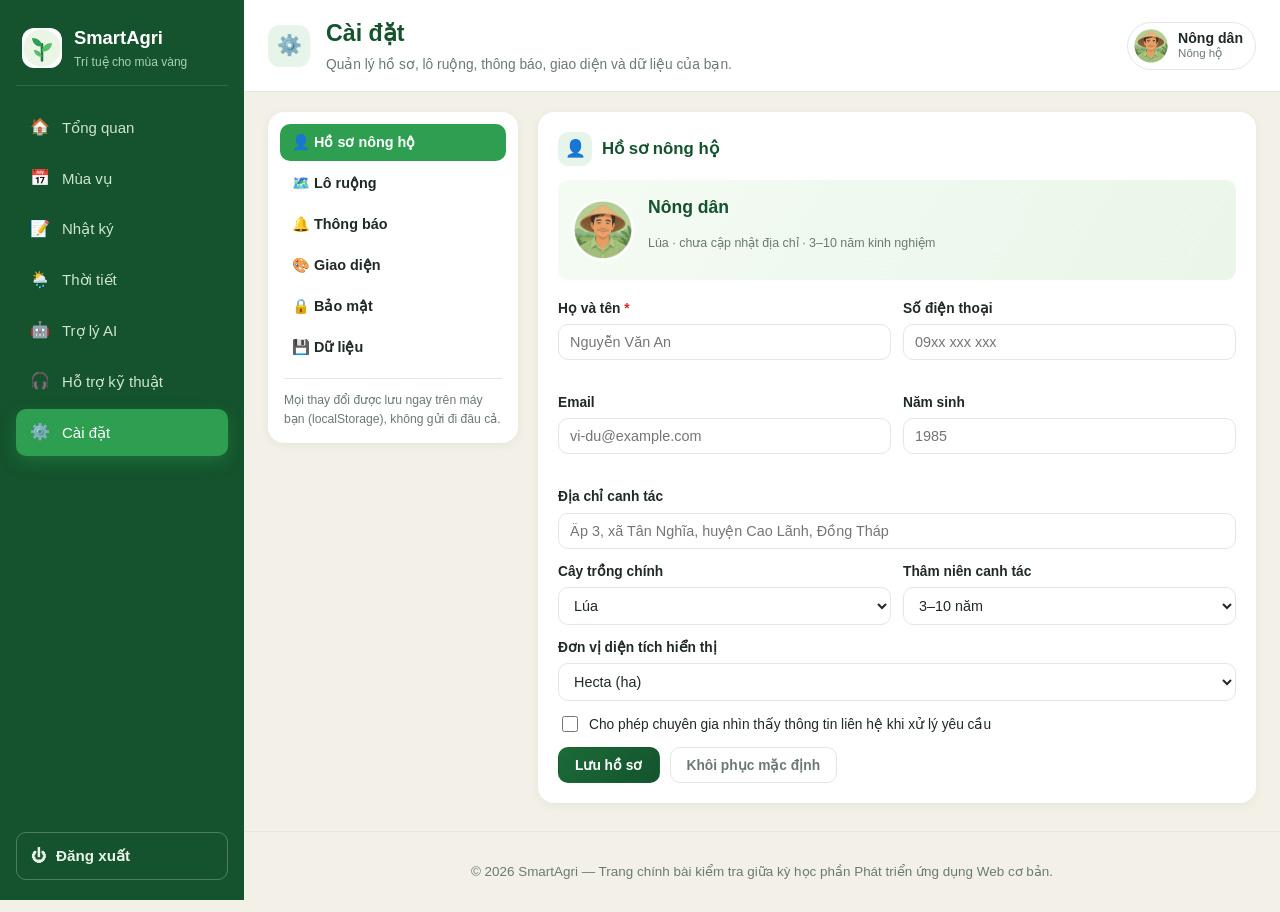
<file: settings.html>
<!DOCTYPE html>
<html lang="vi">
<head>
  <meta charset="UTF-8">
  <meta name="viewport" content="width=device-width, initial-scale=1.0">
  <meta name="description" content="SmartAgri — Cài đặt: hồ sơ nông hộ, lô ruộng, thông báo, giao diện, bảo mật và dữ liệu">
  <title>SmartAgri — Cài đặt</title>
  <link rel="icon" href="assets/favicon.svg" type="image/svg+xml">
  <script src="js/display.js"></script>
  <link rel="stylesheet" href="css/layout.css">
  <link rel="stylesheet" href="css/ui.css">
  <link rel="stylesheet" href="css/settings.css">
</head>
<body>
  <div class="app">
    <aside class="sidebar" id="sidebar">
      <a class="brand" href="index.html">
        <img class="brand-logo" src="assets/logo.svg" alt="" width="40" height="40">
        <span class="brand-text">
          <span class="brand-name">SmartAgri</span>
          <span class="brand-tag">Trí tuệ cho mùa vàng</span>
        </span>
      </a>

      <nav class="side-nav" aria-label="Điều hướng chính">
        <ul class="side-list">
          <li><a class="side-link" href="index.html"><span class="side-icon" aria-hidden="true">🏠</span>Tổng quan</a></li>
          <li><a class="side-link" href="season.html"><span class="side-icon" aria-hidden="true">📅</span>Mùa vụ</a></li>
          <li><a class="side-link" href="diary.html"><span class="side-icon" aria-hidden="true">📝</span>Nhật ký</a></li>
          <li><a class="side-link" href="weather.html"><span class="side-icon" aria-hidden="true">🌦️</span>Thời tiết</a></li>
          <li><a class="side-link" href="ai.html"><span class="side-icon" aria-hidden="true">🤖</span>Trợ lý AI</a></li>
          <li><a class="side-link" href="support.html"><span class="side-icon" aria-hidden="true">🎧</span>Hỗ trợ kỹ thuật</a></li>
          <li><a class="side-link is-active" href="settings.html" aria-current="page"><span class="side-icon" aria-hidden="true">⚙️</span>Cài đặt</a></li>
        </ul>
      </nav>

      <a class="btn-logout" href="login.html"><span aria-hidden="true">⏻</span> Đăng xuất</a>
    </aside>

    <div class="content">
      <header class="topbar">
        <button class="btn-icon btn-menu" type="button" id="menuToggle" aria-label="Mở hoặc đóng menu">☰</button>
        <span class="topbar-icon" aria-hidden="true">⚙️</span>
        <div class="topbar-title">
          <h1>Cài đặt</h1>
          <p class="greeting">Quản lý hồ sơ, lô ruộng, thông báo, giao diện và dữ liệu của bạn.</p>
        </div>
        <div class="topbar-actions">
          <a class="user-chip" href="settings.html">
            <img class="user-avatar" src="assets/avatar-farmer.png" alt="Ảnh nông dân">
            <span class="user-meta"><strong id="chipName">Nông dân</strong><small>Nông hộ</small></span>
          </a>
        </div>
      </header>

      <main class="settings-grid">
        <!-- ============ TAB TRÁI ============ -->
        <nav class="card tab-nav" aria-label="Mục cài đặt">
          <ul class="tab-list" role="tablist" aria-orientation="vertical">
            <li><button class="tab is-active" type="button" role="tab" id="tab-profile" aria-selected="true" aria-controls="panel-profile" data-panel="profile">👤 Hồ sơ nông hộ</button></li>
            <li><button class="tab" type="button" role="tab" id="tab-plots" aria-selected="false" aria-controls="panel-plots" data-panel="plots">🗺️ Lô ruộng</button></li>
            <li><button class="tab" type="button" role="tab" id="tab-notify" aria-selected="false" aria-controls="panel-notify" data-panel="notify">🔔 Thông báo</button></li>
            <li><button class="tab" type="button" role="tab" id="tab-display" aria-selected="false" aria-controls="panel-display" data-panel="display">🎨 Giao diện</button></li>
            <li><button class="tab" type="button" role="tab" id="tab-security" aria-selected="false" aria-controls="panel-security" data-panel="security">🔒 Bảo mật</button></li>
            <li><button class="tab" type="button" role="tab" id="tab-data" aria-selected="false" aria-controls="panel-data" data-panel="data">💾 Dữ liệu</button></li>
          </ul>
          <p class="tab-note">Mọi thay đổi được lưu ngay trên máy bạn (localStorage), không gửi đi đâu cả.</p>
        </nav>

        <!-- ============ CÁC PANEL ============ -->
        <div class="panels">
          <!-- Hồ sơ -->
          <section class="card panel" id="panel-profile" role="tabpanel" aria-labelledby="tab-profile">
            <header class="card-head">
              <span class="head-icon" aria-hidden="true">👤</span>
              <h2>Hồ sơ nông hộ</h2>
            </header>

            <div class="profile-top">
              <img class="profile-avatar" src="assets/avatar-farmer.png" alt="Ảnh đại diện">
              <div>
                <p class="profile-name" id="previewName">Nông dân</p>
                <p class="hint" id="previewMeta">Nông hộ · chưa cập nhật địa chỉ</p>
              </div>
            </div>

            <form id="profileForm" novalidate>
              <div class="form-2col">
                <div class="form-row">
                  <label for="pfName">Họ và tên <span class="req">*</span></label>
                  <input class="input" type="text" id="pfName" placeholder="Nguyễn Văn An" maxlength="60">
                  <span class="field-error" id="pfNameError"></span>
                </div>
                <div class="form-row">
                  <label for="pfPhone">Số điện thoại</label>
                  <input class="input" type="tel" id="pfPhone" placeholder="09xx xxx xxx" maxlength="15">
                  <span class="field-error" id="pfPhoneError"></span>
                </div>
              </div>

              <div class="form-2col">
                <div class="form-row">
                  <label for="pfEmail">Email</label>
                  <input class="input" type="email" id="pfEmail" placeholder="vi-du@example.com" maxlength="60">
                  <span class="field-error" id="pfEmailError"></span>
                </div>
                <div class="form-row">
                  <label for="pfBorn">Năm sinh</label>
                  <input class="input" type="number" id="pfBorn" min="1930" max="2010" placeholder="1985">
                  <span class="field-error" id="pfBornError"></span>
                </div>
              </div>

              <div class="form-row">
                <label for="pfAddress">Địa chỉ canh tác</label>
                <input class="input" type="text" id="pfAddress" placeholder="Ấp 3, xã Tân Nghĩa, huyện Cao Lãnh, Đồng Tháp" maxlength="120">
              </div>

              <div class="form-2col">
                <div class="form-row">
                  <label for="pfCrop">Cây trồng chính</label>
                  <select class="input" id="pfCrop">
                    <option value="Lúa">Lúa</option>
                    <option value="Ngô">Ngô</option>
                    <option value="Rau màu">Rau màu</option>
                    <option value="Cây ăn trái">Cây ăn trái</option>
                  </select>
                </div>
                <div class="form-row">
                  <label for="pfExp">Thâm niên canh tác</label>
                  <select class="input" id="pfExp">
                    <option value="Duoi3">Dưới 3 năm</option>
                    <option value="3den10">3–10 năm</option>
                    <option value="Tren10">Trên 10 năm</option>
                  </select>
                </div>
              </div>

              <div class="form-row">
                <label for="pfUnit">Đơn vị diện tích hiển thị</label>
                <select class="input" id="pfUnit">
                  <option value="ha">Hecta (ha)</option>
                  <option value="sao">Sào / công (1.000 m²)</option>
                </select>
              </div>

              <label class="check-row">
                <input type="checkbox" id="pfPublic">
                <span>Cho phép chuyên gia nhìn thấy thông tin liên hệ khi xử lý yêu cầu</span>
              </label>

              <div class="form-actions">
                <button class="btn btn-primary" type="submit">Lưu hồ sơ</button>
                <button class="btn btn-ghost" type="button" id="pfResetBtn">Khôi phục mặc định</button>
              </div>
            </form>
          </section>

          <!-- Lô ruộng -->
          <section class="card panel" id="panel-plots" role="tabpanel" aria-labelledby="tab-plots" hidden>
            <header class="card-head">
              <span class="head-icon" aria-hidden="true">🗺️</span>
              <h2>Lô ruộng của tôi</h2>
            </header>
            <p class="card-desc">Danh sách lô dùng chung với trang Mùa vụ và Nhật ký.</p>

            <form class="plot-form" id="plotForm" novalidate>
              <div class="form-row">
                <label for="plotName">Tên lô <span class="req">*</span></label>
                <input class="input" type="text" id="plotName" placeholder="A3" maxlength="20">
                <span class="field-error" id="plotNameError"></span>
              </div>
              <div class="form-row">
                <label for="plotArea">Diện tích (ha)</label>
                <input class="input" type="number" id="plotArea" min="0.1" max="50" step="0.1" value="0.5">
                <span class="field-error" id="plotAreaError"></span>
              </div>
              <div class="form-row">
                <label for="plotSoil">Loại đất</label>
                <select class="input" id="plotSoil">
                  <option value="Đất phù sa">Đất phù sa</option>
                  <option value="Đất phèn">Đất phèn</option>
                  <option value="Đất cát">Đất cát</option>
                </select>
              </div>
              <button class="btn btn-primary btn-block" type="submit">＋ Thêm lô</button>
            </form>

            <ul class="plot-list" id="plotList"></ul>
            <p class="empty" id="plotEmpty" hidden>Chưa có lô nào. Hãy thêm lô đầu tiên.</p>
          </section>

          <!-- Thông báo -->
          <section class="card panel" id="panel-notify" role="tabpanel" aria-labelledby="tab-notify" hidden>
            <header class="card-head">
              <span class="head-icon" aria-hidden="true">🔔</span>
              <h2>Thông báo</h2>
            </header>

            <ul class="switch-list">
              <li>
                <div class="switch-text">
                  <strong>Cảnh báo sâu bệnh</strong>
                  <small>Khi chỉ số đồng ruộng vượt ngưỡng hoặc chuyên gia khuyến cáo.</small>
                </div>
                <label class="switch"><input type="checkbox" id="ntPest"><span class="switch-track"></span></label>
              </li>
              <li>
                <div class="switch-text">
                  <strong>Cảnh báo thời tiết</strong>
                  <small>Dông, gió mạnh, mưa lớn và hạn mặn tại khu vực của bạn.</small>
                </div>
                <label class="switch"><input type="checkbox" id="ntWeather"><span class="switch-track"></span></label>
              </li>
              <li>
                <div class="switch-text">
                  <strong>Chuyên gia trả lời</strong>
                  <small>Khi yêu cầu hỗ trợ kỹ thuật có phản hồi mới.</small>
                </div>
                <label class="switch"><input type="checkbox" id="ntExpert"><span class="switch-track"></span></label>
              </li>
              <li>
                <div class="switch-text">
                  <strong>Nhắc lịch canh tác</strong>
                  <small>Nhắc trước 1 ngày với các công việc trong trang Mùa vụ.</small>
                </div>
                <label class="switch"><input type="checkbox" id="ntPlan"><span class="switch-track"></span></label>
              </li>
              <li>
                <div class="switch-text">
                  <strong>Bản tin khuyến nông</strong>
                  <small>Tóm tắt giá vật tư và thị trường nông sản mỗi tuần.</small>
                </div>
                <label class="switch"><input type="checkbox" id="ntNews"><span class="switch-track"></span></label>
              </li>
            </ul>

            <div class="form-2col">
              <div class="form-row">
                <label for="ntChannel">Kênh nhận chính</label>
                <select class="input" id="ntChannel">
                  <option value="app">Trong ứng dụng</option>
                  <option value="sms">Tin nhắn SMS</option>
                  <option value="email">Email</option>
                </select>
              </div>
              <div class="form-row">
                <label for="ntQuiet">Không làm phiền sau</label>
                <select class="input" id="ntQuiet">
                  <option value="20:00">20:00</option>
                  <option value="21:00">21:00</option>
                  <option value="22:00">22:00</option>
                  <option value="off">Tắt</option>
                </select>
              </div>
            </div>

            <div class="form-actions">
              <button class="btn btn-primary" type="button" id="ntSaveBtn">Lưu cài đặt thông báo</button>
              <button class="btn btn-ghost" type="button" id="ntTestBtn">Gửi thử một thông báo</button>
            </div>
          </section>

          <!-- Giao diện -->
          <section class="card panel" id="panel-display" role="tabpanel" aria-labelledby="tab-display" hidden>
            <header class="card-head">
              <span class="head-icon" aria-hidden="true">🎨</span>
              <h2>Giao diện</h2>
            </header>
            <p class="card-desc">Cài đặt này áp dụng ngay để bạn xem thử, và được nhớ cho lần sau.</p>

            <fieldset class="form-row">
              <legend>Cỡ chữ</legend>
              <div class="radio-row">
                <label class="radio-card"><input type="radio" name="fs" value="14"> Nhỏ</label>
                <label class="radio-card"><input type="radio" name="fs" value="15"> Vừa</label>
                <label class="radio-card"><input type="radio" name="fs" value="17"> Lớn</label>
                <label class="radio-card"><input type="radio" name="fs" value="19"> Rất lớn</label>
              </div>
            </fieldset>

            <ul class="switch-list">
              <li>
                <div class="switch-text">
                  <strong>Tương phản cao</strong>
                  <small>Làm đậm đường viền và chữ — dễ đọc ngoài nắng.</small>
                </div>
                <label class="switch"><input type="checkbox" id="dpContrast"><span class="switch-track"></span></label>
              </li>
              <li>
                <div class="switch-text">
                  <strong>Giảm hiệu ứng chuyển động</strong>
                  <small>Tắt animation và hover — hợp với máy yếu hoặc hay say màn hình.</small>
                </div>
                <label class="switch"><input type="checkbox" id="dpMotion"><span class="switch-track"></span></label>
              </li>
            </ul>

            <div class="preview-box">
              <p class="preview-label">Xem trước</p>
              <p class="preview-title">Vụ Lúa Mùa 2026 — Lô A1</p>
              <p class="preview-body">Ngày 35/90 — Giai đoạn đẻ nhánh. Độ ẩm đất 68%, nguy cơ đạo ôn trung bình.</p>
            </div>
          </section>

          <!-- Bảo mật -->
          <section class="card panel" id="panel-security" role="tabpanel" aria-labelledby="tab-security" hidden>
            <header class="card-head">
              <span class="head-icon" aria-hidden="true">🔒</span>
              <h2>Bảo mật</h2>
            </header>

            <form id="passwordForm" novalidate>
              <div class="form-row">
                <label for="pwOld">Mật khẩu hiện tại</label>
                <input class="input" type="password" id="pwOld" autocomplete="current-password" placeholder="••••••••">
                <span class="field-error" id="pwOldError"></span>
              </div>
              <div class="form-row">
                <label for="pwNew">Mật khẩu mới</label>
                <input class="input" type="password" id="pwNew" autocomplete="new-password" placeholder="Tối thiểu 8 ký tự">
                <div class="strength"><span class="strength-bar" id="strengthBar"></span></div>
                <p class="hint" id="strengthText">Độ mạnh: chưa nhập</p>
                <span class="field-error" id="pwNewError"></span>
              </div>
              <div class="form-row">
                <label for="pwConfirm">Nhập lại mật khẩu mới</label>
                <input class="input" type="password" id="pwConfirm" autocomplete="new-password" placeholder="••••••••">
                <span class="field-error" id="pwConfirmError"></span>
              </div>
              <div class="form-actions">
                <button class="btn btn-primary" type="submit">Đổi mật khẩu</button>
              </div>
            </form>

            <h3 class="sub-title">Phiên đang đăng nhập</h3>
            <div class="table-wrap">
              <table class="data-table">
                <caption class="visually-hidden">Các thiết bị đang đăng nhập vào tài khoản</caption>
                <thead>
                  <tr>
                    <th scope="col">Thiết bị</th>
                    <th scope="col">Vị trí</th>
                    <th scope="col">Lần cuối</th>
                    <th scope="col"></th>
                  </tr>
                </thead>
                <tbody id="sessionBody"></tbody>
              </table>
            </div>
            <button class="btn btn-ghost" type="button" id="logoutOthersBtn">Đăng xuất các thiết bị khác</button>
          </section>

          <!-- Dữ liệu -->
          <section class="card panel" id="panel-data" role="tabpanel" aria-labelledby="tab-data" hidden>
            <header class="card-head">
              <span class="head-icon" aria-hidden="true">💾</span>
              <h2>Dữ liệu của tôi</h2>
            </header>
            <p class="card-desc">Toàn bộ dữ liệu demo nằm trong trình duyệt của bạn. Bạn có thể xuất ra tệp để lưu trữ.</p>

            <div class="store-list" id="storeList"></div>

            <div class="form-actions">
              <button class="btn btn-primary" type="button" id="exportBtn">⬇ Xuất dữ liệu (JSON)</button>
              <label class="btn btn-green-outline file-label">
                ⬆ Nhập từ tệp
                <input class="visually-hidden" type="file" id="importInput" accept="application/json">
              </label>
              <button class="btn btn-danger" type="button" id="wipeBtn">🗑 Xoá toàn bộ dữ liệu</button>
            </div>

            <h3 class="sub-title">Ghi chú kỹ thuật</h3>
            <ul class="note-list">
              <li>Trang dùng HTML, CSS và JavaScript thuần — không có máy chủ nên dữ liệu không đồng bộ giữa các thiết bị.</li>
              <li>Nút "Xoá toàn bộ" chỉ ảnh hưởng trình duyệt đang dùng, không thể hoàn tác.</li>
            </ul>
          </section>
        </div>
      </main>

      <footer class="footer">
        <p>© 2026 SmartAgri — Trang chính bài kiểm tra giữa kỳ học phần Phát triển ứng dụng Web cơ bản.</p>
      </footer>
    </div>
  </div>

  <!-- Modal xác nhận xoá dữ liệu -->
  <div class="modal" id="wipeModal" hidden>
    <div class="modal-backdrop" data-close-modal></div>
    <section class="modal-box" role="dialog" aria-modal="true" aria-labelledby="wipeTitle">
      <header class="modal-head">
        <h2 id="wipeTitle">Xoá toàn bộ dữ liệu?</h2>
        <button class="btn-icon" type="button" data-close-modal aria-label="Đóng">✕</button>
      </header>
      <div class="modal-body">
        <p>Hồ sơ, lô ruộng, lịch sử chẩn đoán và hội thoại trợ lý AI trên trình duyệt này sẽ bị xoá. Hành động không thể hoàn tác.</p>
        <label class="check-row">
          <input type="checkbox" id="wipeConfirmCheck">
          <span>Tôi hiểu và muốn xoá dữ liệu</span>
        </label>
      </div>
      <div class="form-actions modal-actions">
        <button class="btn btn-ghost" type="button" data-close-modal>Hủy</button>
        <button class="btn btn-danger" type="button" id="wipeConfirmBtn" disabled>Xoá dữ liệu</button>
      </div>
    </section>
  </div>

  <div class="toast" id="toast" hidden></div>

  <script src="js/settings.js"></script>
</body>
</html>
</file>
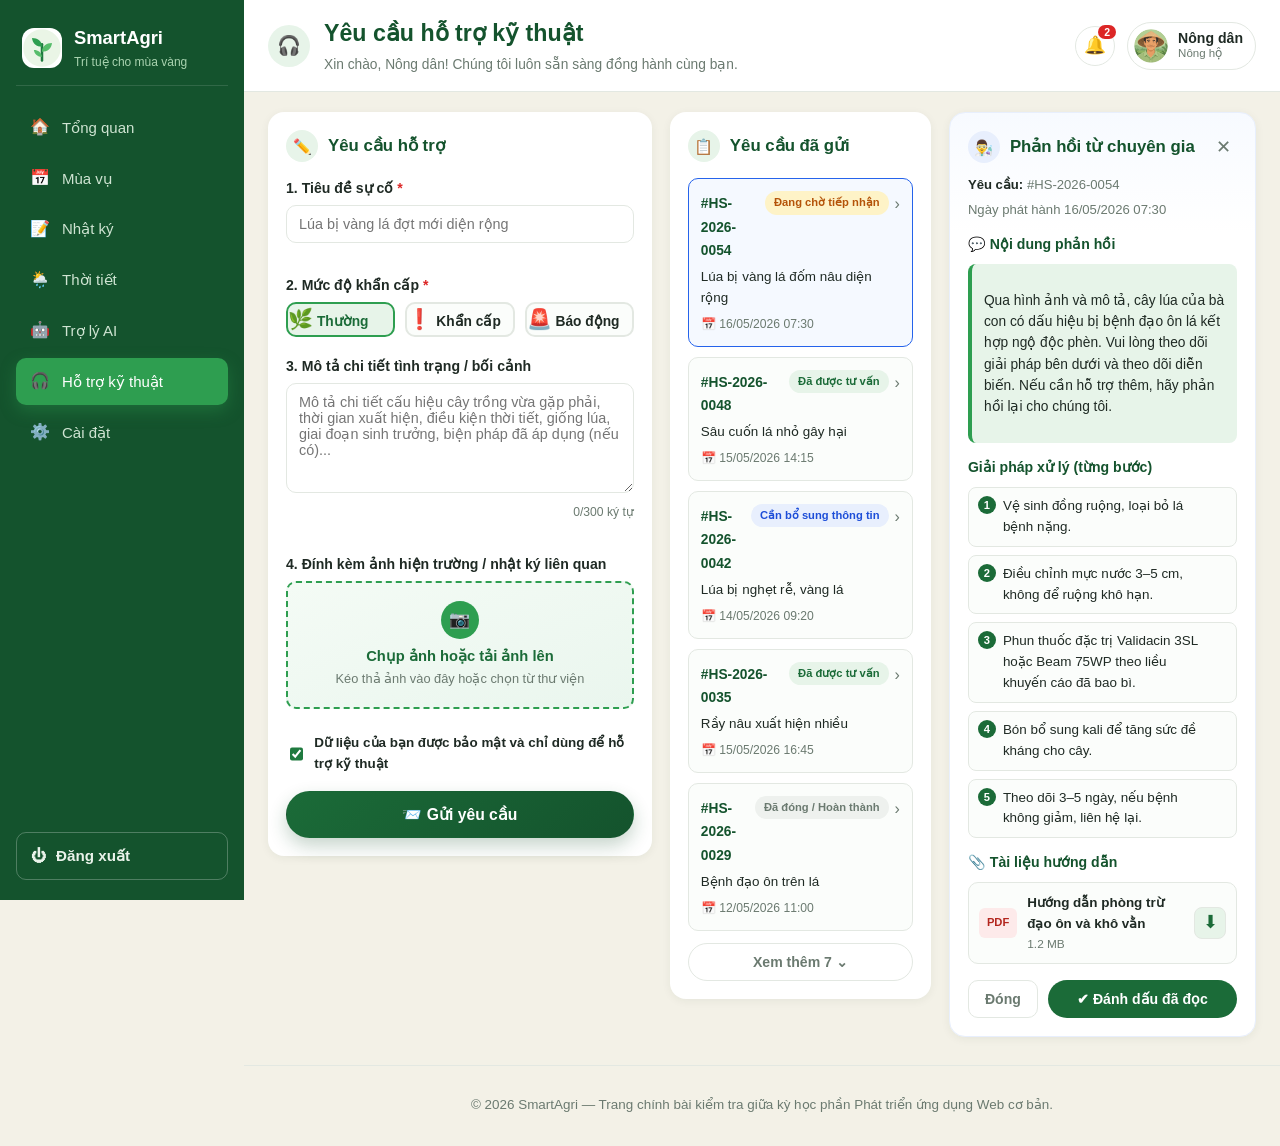
<file: support.html>
<!DOCTYPE html>
<html lang="vi">
<head>
  <meta charset="UTF-8">
  <meta name="viewport" content="width=device-width, initial-scale=1.0">
  <meta name="description" content="SmartAgri — Yêu cầu hỗ trợ kỹ thuật và phản hồi từ chuyên gia">
  <title>SmartAgri — Yêu cầu hỗ trợ kỹ thuật</title>
  <link rel="icon" href="assets/favicon.svg" type="image/svg+xml">
  <script src="js/display.js"></script>
  <link rel="stylesheet" href="css/layout.css">
  <link rel="stylesheet" href="css/support.css">
</head>
<body>
  <div class="app">
    <aside class="sidebar" id="sidebar">
      <a class="brand" href="index.html">
        <img class="brand-logo" src="assets/logo.svg" alt="" width="40" height="40">
        <span class="brand-text">
          <span class="brand-name">SmartAgri</span>
          <span class="brand-tag">Trí tuệ cho mùa vàng</span>
        </span>
      </a>

      <nav class="side-nav" aria-label="Điều hướng chính">
        <ul class="side-list">
          <li><a class="side-link" href="index.html"><span class="side-icon" aria-hidden="true">🏠</span>Tổng quan</a></li>
          <li><a class="side-link" href="season.html"><span class="side-icon" aria-hidden="true">📅</span>Mùa vụ</a></li>
          <li><a class="side-link" href="diary.html"><span class="side-icon" aria-hidden="true">📝</span>Nhật ký</a></li>
          <li><a class="side-link" href="weather.html"><span class="side-icon" aria-hidden="true">🌦️</span>Thời tiết</a></li>
          <li><a class="side-link" href="ai.html"><span class="side-icon" aria-hidden="true">🤖</span>Trợ lý AI</a></li>
          <li><a class="side-link is-active" href="support.html" aria-current="page"><span class="side-icon" aria-hidden="true">🎧</span>Hỗ trợ kỹ thuật</a></li>
          <li><a class="side-link" href="settings.html"><span class="side-icon" aria-hidden="true">⚙️</span>Cài đặt</a></li>
        </ul>
      </nav>

      <a class="btn-logout" href="login.html"><span aria-hidden="true">⏻</span> Đăng xuất</a>
    </aside>

    <div class="content">
      <header class="topbar">
        <button class="btn-icon btn-menu" type="button" id="menuToggle" aria-label="Mở hoặc đóng menu">☰</button>
        <span class="topbar-icon" aria-hidden="true">🎧</span>
        <div class="topbar-title">
          <h1>Yêu cầu hỗ trợ kỹ thuật</h1>
          <p class="greeting">Xin chào, Nông dân! Chúng tôi luôn sẵn sàng đồng hành cùng bạn.</p>
        </div>
        <div class="topbar-actions">
          <div class="bell-wrap">
            <button class="btn-icon bell" type="button" id="bellBtn" aria-label="Thông báo" aria-expanded="false">
              🔔<span class="bell-badge" id="bellBadge">2</span>
            </button>
            <div class="dropdown" id="bellDropdown" hidden>
              <p class="dropdown-title">Thông báo mới</p>
              <ul class="dropdown-list">
                <li>Chuyên gia đã phản hồi yêu cầu <strong>#HS-2026-0054</strong>.</li>
                <li>Yêu cầu <strong>#HS-2026-0035</strong> cần bổ sung thông tin.</li>
              </ul>
            </div>
          </div>
          <a class="user-chip" href="settings.html">
            <img class="user-avatar" src="assets/avatar-farmer.png" alt="Ảnh nông dân">
            <span class="user-meta"><strong>Nông dân</strong><small>Nông hộ</small></span>
          </a>
        </div>
      </header>

      <main class="board">
        <div class="support-grid" id="supportGrid">
          <!-- ============ CỘT 1: FORM ============ -->
          <section class="card" aria-labelledby="req-title">
            <header class="card-head">
              <span class="head-icon" aria-hidden="true">✏️</span>
              <h2 id="req-title">Yêu cầu hỗ trợ</h2>
            </header>

            <form id="supportForm" novalidate>
              <div class="form-row">
                <label for="reqTitle">1. Tiêu đề sự cố <span class="req">*</span></label>
                <input class="input" type="text" id="reqTitle" placeholder="Lúa bị vàng lá đợt mới diện rộng">
                <span class="field-error" id="titleError"></span>
              </div>

              <fieldset class="form-row">
                <legend>2. Mức độ khẩn cấp <span class="req">*</span></legend>
                <div class="urgency" id="urgencyBox">
                  <label class="urgency-item u-normal">
                    <input class="visually-hidden" type="radio" name="urgency" value="Thường" checked>
                    <span class="u-icon" aria-hidden="true">🌿</span>
                    <span class="u-label">Thường</span>
                  </label>
                  <label class="urgency-item u-urgent">
                    <input class="visually-hidden" type="radio" name="urgency" value="Khẩn cấp">
                    <span class="u-icon" aria-hidden="true">❗</span>
                    <span class="u-label">Khẩn cấp</span>
                  </label>
                  <label class="urgency-item u-alarm">
                    <input class="visually-hidden" type="radio" name="urgency" value="Báo động">
                    <span class="u-icon" aria-hidden="true">🚨</span>
                    <span class="u-label">Báo động</span>
                  </label>
                </div>
              </fieldset>

              <div class="form-row">
                <label for="reqDesc">3. Mô tả chi tiết tình trạng / bối cảnh</label>
                <textarea class="input" id="reqDesc" rows="5" maxlength="300" placeholder="Mô tả chi tiết cấu hiệu cây trồng vừa gặp phải, thời gian xuất hiện, điều kiện thời tiết, giống lúa, giai đoạn sinh trưởng, biện pháp đã áp dụng (nếu có)..."></textarea>
                <p class="counter"><span id="charCount">0</span>/300 ký tự</p>
                <span class="field-error" id="descError"></span>
              </div>

              <div class="form-row">
                <label id="attachLabel">4. Đính kèm ảnh hiện trường / nhật ký liên quan</label>
                <div class="dropzone" id="dropzone" tabindex="0" role="button" aria-labelledby="attachLabel">
                  <span class="dz-circle" aria-hidden="true">📷</span>
                  <p class="dz-title">Chụp ảnh hoặc tải ảnh lên</p>
                  <p class="dz-sub">Kéo thả ảnh vào đây hoặc chọn từ thư viện</p>
                </div>
                <input class="visually-hidden" type="file" id="fileInput" accept="image/*" multiple>
                <div class="thumbs" id="thumbs"></div>
              </div>

              <label class="check-row">
                <input type="checkbox" id="privacyCheck" checked>
                <span>Dữ liệu của bạn được bảo mật và chỉ dùng để hỗ trợ kỹ thuật</span>
              </label>

              <button class="btn btn-send" type="submit">📨 Gửi yêu cầu</button>
            </form>
          </section>

          <!-- ============ CỘT 2: DANH SÁCH ============ -->
          <section class="card" aria-labelledby="list-title">
            <header class="card-head">
              <span class="head-icon" aria-hidden="true">📋</span>
              <h2 id="list-title">Yêu cầu đã gửi</h2>
            </header>

            <ul class="req-list" id="reqList"></ul>
            <p class="empty" id="emptyBox" hidden>Chưa có yêu cầu nào.</p>

            <button class="btn btn-more" type="button" id="moreBtn" data-open="false">Xem thêm ⌄</button>
          </section>

          <!-- ============ CỘT 3: PHẢN HỒI ============ -->
          <aside class="card panel" id="expertPanel" aria-labelledby="panel-title">
            <header class="panel-head">
              <span class="head-icon blue" aria-hidden="true">👨‍🔬</span>
              <h2 id="panel-title">Phản hồi từ chuyên gia</h2>
              <button class="btn-icon panel-close" type="button" id="closePanelBtn" aria-label="Đóng bảng phản hồi">✕</button>
            </header>

            <p class="panel-meta"><strong>Yêu cầu:</strong> <span id="panelId">#HS-2026-0054</span></p>
            <p class="panel-meta">Ngày phát hành <span id="panelDate">16/05/2026 10:30</span></p>

            <h3 class="panel-sub">💬 Nội dung phản hồi</h3>
            <div class="reply-box" id="replyBox"></div>

            <h3 class="panel-sub">Giải pháp xử lý (từng bước)</h3>
            <ol class="steps" id="stepsBox"></ol>

            <h3 class="panel-sub">📎 Tài liệu hướng dẫn</h3>
            <div class="doc-row">
              <span class="doc-badge">PDF</span>
              <span class="doc-meta"><strong id="docName">Hướng dẫn phòng trừ đạo ôn và khô vằn</strong><small id="docSize">1.2 MB</small></span>
              <button class="btn-icon doc-dl" type="button" id="docBtn" aria-label="Tải tài liệu hướng dẫn">⬇</button>
            </div>

            <div class="panel-actions">
              <button class="btn btn-ghost" type="button" id="closePanelBtn2">Đóng</button>
              <button class="btn btn-read" type="button" id="markReadBtn">✔ Đánh dấu đã đọc</button>
            </div>
          </aside>
        </div>
      </main>

      <footer class="footer">
        <p>© 2026 SmartAgri — Trang chính bài kiểm tra giữa kỳ học phần Phát triển ứng dụng Web cơ bản.</p>
      </footer>
    </div>
  </div>

  <div class="toast" id="toast" hidden></div>

  <script src="js/support.js"></script>
</body>
</html>
</file>
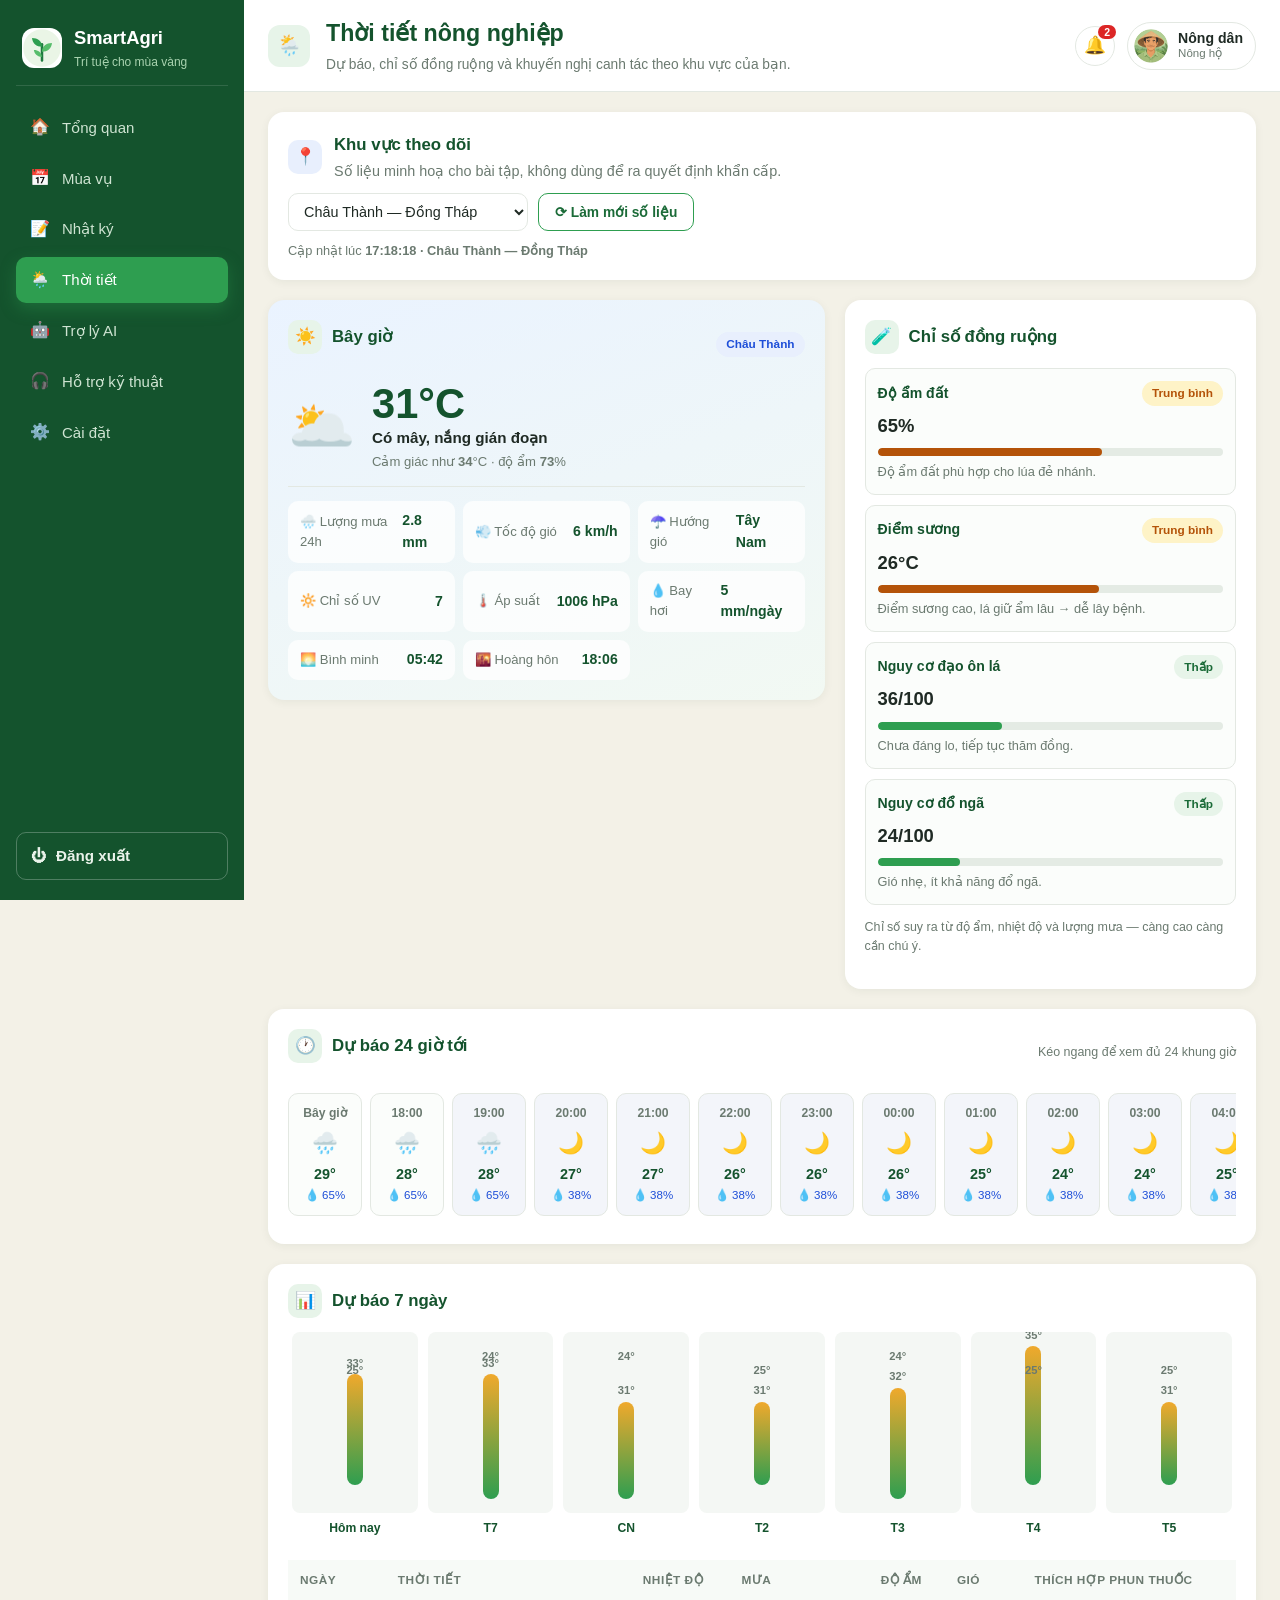
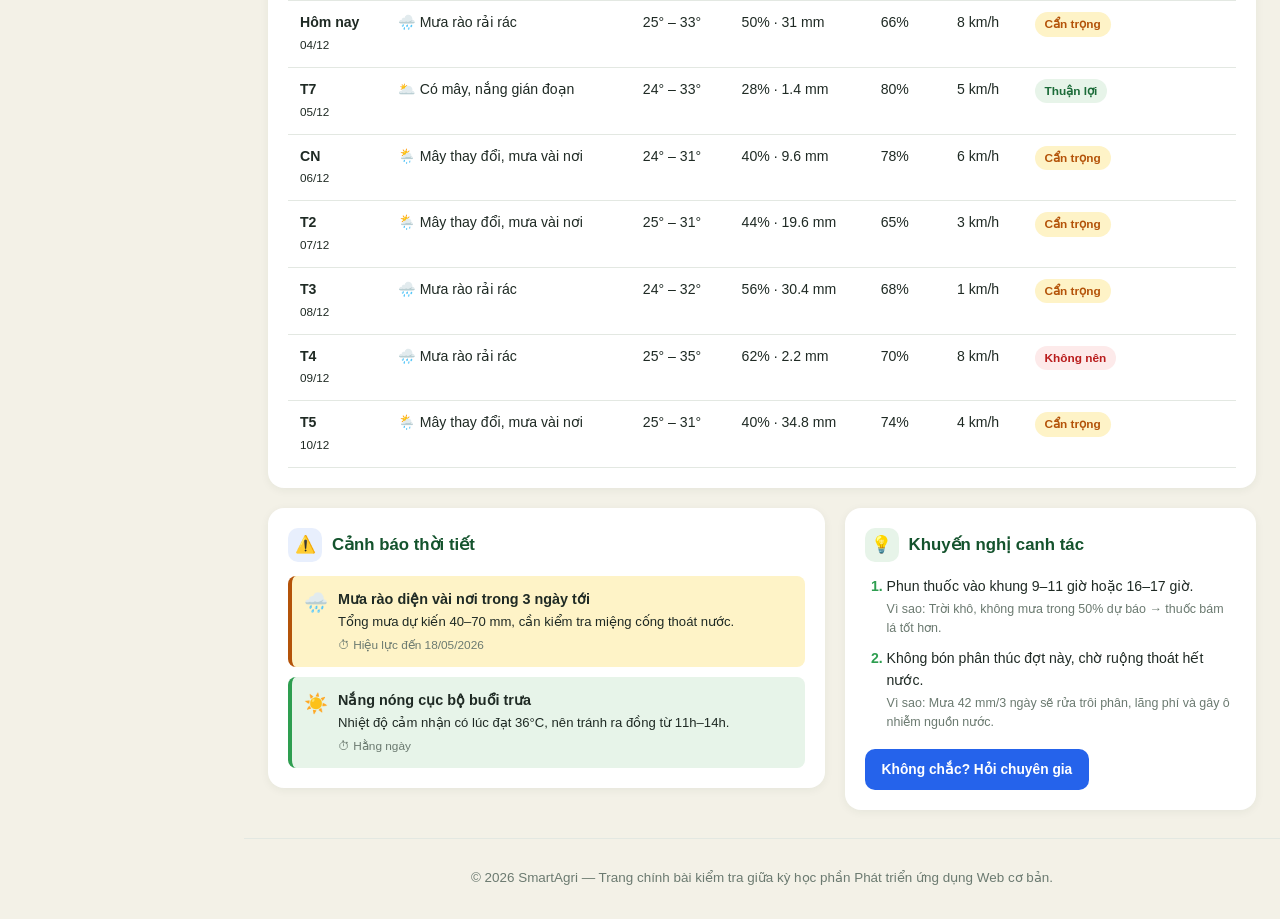
<file: weather.html>
<!DOCTYPE html>
<html lang="vi">
<head>
  <meta charset="UTF-8">
  <meta name="viewport" content="width=device-width, initial-scale=1.0">
  <meta name="description" content="SmartAgri — Thời tiết: dự báo, chỉ số nông nghiệp và khuyến nghị canh tác theo thời tiết">
  <title>SmartAgri — Thời tiết</title>
  <link rel="icon" href="assets/favicon.svg" type="image/svg+xml">
  <script src="js/display.js"></script>
  <link rel="stylesheet" href="css/layout.css">
  <link rel="stylesheet" href="css/ui.css">
  <link rel="stylesheet" href="css/weather.css">
</head>
<body>
  <div class="app">
    <aside class="sidebar" id="sidebar">
      <a class="brand" href="index.html">
        <img class="brand-logo" src="assets/logo.svg" alt="" width="40" height="40">
        <span class="brand-text">
          <span class="brand-name">SmartAgri</span>
          <span class="brand-tag">Trí tuệ cho mùa vàng</span>
        </span>
      </a>

      <nav class="side-nav" aria-label="Điều hướng chính">
        <ul class="side-list">
          <li><a class="side-link" href="index.html"><span class="side-icon" aria-hidden="true">🏠</span>Tổng quan</a></li>
          <li><a class="side-link" href="season.html"><span class="side-icon" aria-hidden="true">📅</span>Mùa vụ</a></li>
          <li><a class="side-link" href="diary.html"><span class="side-icon" aria-hidden="true">📝</span>Nhật ký</a></li>
          <li><a class="side-link is-active" href="weather.html" aria-current="page"><span class="side-icon" aria-hidden="true">🌦️</span>Thời tiết</a></li>
          <li><a class="side-link" href="ai.html"><span class="side-icon" aria-hidden="true">🤖</span>Trợ lý AI</a></li>
          <li><a class="side-link" href="support.html"><span class="side-icon" aria-hidden="true">🎧</span>Hỗ trợ kỹ thuật</a></li>
          <li><a class="side-link" href="settings.html"><span class="side-icon" aria-hidden="true">⚙️</span>Cài đặt</a></li>
        </ul>
      </nav>

      <a class="btn-logout" href="login.html"><span aria-hidden="true">⏻</span> Đăng xuất</a>
    </aside>

    <div class="content">
      <header class="topbar">
        <button class="btn-icon btn-menu" type="button" id="menuToggle" aria-label="Mở hoặc đóng menu">☰</button>
        <span class="topbar-icon" aria-hidden="true">🌦️</span>
        <div class="topbar-title">
          <h1>Thời tiết nông nghiệp</h1>
          <p class="greeting">Dự báo, chỉ số đồng ruộng và khuyến nghị canh tác theo khu vực của bạn.</p>
        </div>
        <div class="topbar-actions">
          <div class="bell-wrap">
            <button class="btn-icon bell" type="button" id="bellBtn" aria-label="Thông báo" aria-expanded="false">
              🔔<span class="bell-badge" id="bellBadge">2</span>
            </button>
            <div class="dropdown" id="bellDropdown" hidden>
              <p class="dropdown-title">Cảnh báo mới</p>
              <ul class="dropdown-list">
                <li><strong>Mưa vừa đến to</strong> trong 3 ngày tới — kiểm tra thoát nước ruộng.</li>
                <li>Độ ẩm đất lô A1 đang ở mức cao, hạn chế phun thuốc.</li>
              </ul>
            </div>
          </div>
          <a class="user-chip" href="settings.html">
            <img class="user-avatar" src="assets/avatar-farmer.png" alt="Ảnh nông dân">
            <span class="user-meta"><strong>Nông dân</strong><small>Nông hộ</small></span>
          </a>
        </div>
      </header>

      <main class="board">
        <!-- ============ KHU VỰC ============ -->
        <section class="card region-bar" aria-labelledby="region-title">
          <div class="region-left">
            <span class="head-icon blue" aria-hidden="true">📍</span>
            <div>
              <h2 id="region-title">Khu vực theo dõi</h2>
              <p class="card-desc" id="regionNote">Số liệu minh hoạ cho bài tập, không dùng để ra quyết định khẩn cấp.</p>
            </div>
          </div>
          <div class="region-right">
            <label class="visually-hidden" for="regionSelect">Chọn khu vực</label>
            <select class="input mini" id="regionSelect">
              <option value="chau-thanh">Châu Thành — Đồng Tháp</option>
              <option value="thap-muoi">Tháp Mười — Đồng Tháp</option>
              <option value="long-xuyen">Long Xuyên — An Giang</option>
              <option value="can-tho">Ninh Kiều — Cần Thơ</option>
            </select>
            <button class="btn btn-green-outline" type="button" id="refreshBtn">⟳ Làm mới số liệu</button>
          </div>
          <p class="updated">Cập nhật lúc <strong id="updatedAt">—</strong></p>
        </section>

        <!-- ============ HIỆN TẠI + CHỈ SỐ ============ -->
        <div class="weather-grid">
          <section class="card now" aria-labelledby="now-title">
            <header class="card-head card-head-row">
              <div class="card-head">
                <span class="head-icon" aria-hidden="true">☀️</span>
                <h2 id="now-title">Bây giờ</h2>
              </div>
              <span class="badge badge-blue" id="nowRegion">Châu Thành</span>
            </header>

            <div class="now-main">
              <span class="now-icon" id="nowIcon" aria-hidden="true">🌥️</span>
              <div>
                <p class="now-temp"><span id="nowTemp">31</span>°C</p>
                <p class="now-desc" id="nowDesc">Có mây, nắng gián đoạn</p>
                <p class="now-feel">Cảm giác như <strong id="nowFeel">34</strong>°C · độ ẩm <strong id="nowHum">72</strong>%</p>
              </div>
            </div>

            <ul class="now-list">
              <li><span class="k">🌧️ Lượng mưa 24h</span><strong class="v" id="mRain">2.5 mm</strong></li>
              <li><span class="k">💨 Tốc độ gió</span><strong class="v" id="mWind">8 km/h</strong></li>
              <li><span class="k">☂️ Hướng gió</span><strong class="v" id="mDir">Tây Nam</strong></li>
              <li><span class="k">🔆 Chỉ số UV</span><strong class="v" id="mUv">7</strong></li>
              <li><span class="k">🌡️ Áp suất</span><strong class="v" id="mPress">1008 hPa</strong></li>
              <li><span class="k">💧 Bay hơi</span><strong class="v" id="mEvap">4.6 mm/ngày</strong></li>
              <li><span class="k">🌅 Bình minh</span><strong class="v" id="mSunrise">05:42</strong></li>
              <li><span class="k">🌇 Hoàng hôn</span><strong class="v" id="mSunset">18:06</strong></li>
            </ul>
          </section>

          <section class="card" aria-labelledby="idx-title">
            <header class="card-head">
              <span class="head-icon" aria-hidden="true">🧪</span>
              <h2 id="idx-title">Chỉ số đồng ruộng</h2>
            </header>
            <ul class="index-list" id="indexList"></ul>
            <p class="hint">Chỉ số suy ra từ độ ẩm, nhiệt độ và lượng mưa — càng cao càng cần chú ý.</p>
          </section>
        </div>

        <!-- ============ 24 GIỜ ============ -->
        <section class="card" aria-labelledby="hourly-title">
          <header class="card-head card-head-row">
            <div class="card-head">
              <span class="head-icon" aria-hidden="true">🕐</span>
              <h2 id="hourly-title">Dự báo 24 giờ tới</h2>
            </div>
            <p class="hint">Kéo ngang để xem đủ 24 khung giờ</p>
          </header>
          <ul class="hourly" id="hourlyBox"></ul>
        </section>

        <!-- ============ 7 NGÀY ============ -->
        <section class="card" aria-labelledby="daily-title">
          <header class="card-head">
            <span class="head-icon" aria-hidden="true">📊</span>
            <h2 id="daily-title">Dự báo 7 ngày</h2>
          </header>

          <div class="chart" id="chartBox" role="img" aria-label="Biểu đồ nhiệt độ cao nhất và thấp nhất 7 ngày"></div>

          <div class="table-wrap">
            <table class="data-table">
              <caption class="visually-hidden">Bảng dự báo thời tiết 7 ngày</caption>
              <thead>
                <tr>
                  <th scope="col">Ngày</th>
                  <th scope="col">Thời tiết</th>
                  <th scope="col">Nhiệt độ</th>
                  <th scope="col">Mưa</th>
                  <th scope="col">Độ ẩm</th>
                  <th scope="col">Gió</th>
                  <th scope="col">Thích hợp phun thuốc</th>
                </tr>
              </thead>
              <tbody id="dailyBody"></tbody>
            </table>
          </div>
        </section>

        <!-- ============ CẢNH BÁO + KHUYẾN NGHỊ ============ -->
        <div class="weather-grid">
          <section class="card" aria-labelledby="alert-title">
            <header class="card-head">
              <span class="head-icon blue" aria-hidden="true">⚠️</span>
              <h2 id="alert-title">Cảnh báo thời tiết</h2>
            </header>
            <ul class="alert-list" id="alertList"></ul>
            <p class="empty" id="alertEmpty" hidden>Hiện không có cảnh báo nào cho khu vực của bạn.</p>
          </section>

          <section class="card" aria-labelledby="advice-title">
            <header class="card-head">
              <span class="head-icon" aria-hidden="true">💡</span>
              <h2 id="advice-title">Khuyến nghị canh tác</h2>
            </header>
            <ol class="advice-list" id="adviceList"></ol>
            <a class="btn btn-blue" href="support.html">Không chắc? Hỏi chuyên gia</a>
          </section>
        </div>
      </main>

      <footer class="footer">
        <p>© 2026 SmartAgri — Trang chính bài kiểm tra giữa kỳ học phần Phát triển ứng dụng Web cơ bản.</p>
      </footer>
    </div>
  </div>

  <div class="toast" id="toast" hidden></div>

  <script src="js/weather.js"></script>
</body>
</html>
</file>
<file: css/layout.css>
/* =========================================================
   SmartAgri — Layout dùng chung (index.html, diary.html, support.html)
   Chứa: khung trang .app + sidebar + nút Đăng xuất.
   File này được <link> TRƯỚC file CSS riêng của từng trang
   để 3 trang luôn có sidebar giống hệt nhau.
   ========================================================= */

:root {
  --sidebar-w: 244px;
}

/* ---------- Khung trang ---------- */
.app {
  display: grid;
  grid-template-columns: var(--sidebar-w) 1fr;
  min-height: 100vh;
}

.content {
  display: flex;
  flex-direction: column;
  min-width: 0;
}

/* ---------- Sidebar ---------- */
.sidebar {
  display: flex;
  flex-direction: column;
  gap: 18px;
  padding: 20px 16px;
  background-color: var(--green-900);
  color: #eaf3ea;
  /* dính theo màn hình: nút Đăng xuất luôn nằm sát đáy sidebar */
  position: sticky;
  top: 0;
  height: 100vh;
  overflow-y: auto;
}

.brand {
  display: flex;
  align-items: center;
  gap: 12px;
  padding: 4px 6px 14px;
  border-bottom: 1px solid rgba(255, 255, 255, 0.12);
  color: inherit;
  text-decoration: none;
}

.brand-logo {
  background-color: #ffffff;
  border-radius: 12px;
}

.brand-text {
  display: grid;
}

.brand-name {
  margin: 0;
  font-size: 1.15rem;
  font-weight: 700;
  color: #ffffff;
}

.brand-tag {
  margin: 0;
  font-size: 0.75rem;
  color: #a9d3b0;
}

/* .side-nav chiếm hết chỗ trống nên Đăng xuất bị đẩy xuống đáy */
.side-nav {
  flex: 1;
}

.side-list {
  margin: 0;
  padding: 0;
  list-style: none;
  display: grid;
  gap: 4px;
}

.side-link {
  display: flex;
  align-items: center;
  gap: 12px;
  padding: 11px 14px;
  border-radius: var(--radius-sm);
  color: #cfe4d2;
  text-decoration: none;
  font-weight: 500;
  transition: background-color 0.2s ease, color 0.2s ease;
}

.side-link:hover {
  background-color: rgba(255, 255, 255, 0.08);
  color: #ffffff;
}

.side-link.is-active {
  background-color: var(--green-500);
  color: #ffffff;
  box-shadow: 0 6px 16px rgba(46, 158, 80, 0.35);
}

.side-icon {
  font-size: 1rem;
  width: 20px;
  text-align: center;
}

.btn-logout {
  display: flex;
  align-items: center;
  gap: 10px;
  padding: 11px 14px;
  border: 1px solid rgba(255, 255, 255, 0.25);
  border-radius: var(--radius-sm);
  background-color: transparent;
  color: #eaf3ea;
  font-family: inherit;
  font-size: 0.95rem;
  font-weight: 600;
  text-decoration: none;
  cursor: pointer;
  transition: background-color 0.2s ease;
}

.btn-logout:hover {
  background-color: rgba(255, 255, 255, 0.12);
}

/* Nút ☰ chỉ hiện trên màn hình nhỏ */
.btn-menu {
  display: none;
  font-size: 1.3rem;
}

/* ---------- Sidebar trượt ra/vào trên màn hình nhỏ ---------- */
@media (max-width: 760px) {
  .app {
    grid-template-columns: 1fr;
  }

  .sidebar {
    position: fixed;
    inset: 0 auto 0 0;
    width: 260px;
    z-index: 80;
    transform: translateX(-100%);
    transition: transform 0.28s ease;
    box-shadow: var(--shadow-lg);
  }

  .sidebar.is-open {
    transform: translateX(0);
  }

  .btn-menu {
    display: inline-flex;
  }
}

/* ---------- Tuỳ chọn hiển thị (lưu từ trang Cài đặt, áp dụng mọi trang) ----------
   Các lớp này gắn lên thẻ <html>. Dùng html body / html.high-contrast .card
   để có độ ưu tiên cao hơn rule trong CSS riêng của từng trang. */
html {
  font-size: var(--app-root-fs, 16px);
}

html body {
  font-size: var(--app-body-fs, 15px);
}

html.fs-sm {
  --app-root-fs: 15px;
  --app-body-fs: 14px;
}

html.fs-lg {
  --app-root-fs: 18px;
  --app-body-fs: 17px;
}

html.fs-xl {
  --app-root-fs: 20px;
  --app-body-fs: 19px;
}

html.high-contrast {
  --border: #7c8c80;
  --muted: #3d4b41;
}

html.high-contrast body {
  color: #000000;
}

html.high-contrast .card,
html.high-contrast .input,
html.high-contrast .btn,
html.high-contrast .side-link {
  border: 1px solid #4a5a4f;
}

html.no-motion *,
html.no-motion *::before,
html.no-motion *::after {
  animation: none !important;
  transition: none !important;
}
</file>
<file: css/style.css>
:root {
  --green-900: #14532d;
  --green-800: #1b6b38;
  --green-700: #1f7a3f;
  --green-500: #2e9e50;
  --green-100: #e7f4e9;
  --blue-600: #1d4ed8;
  --blue-500: #2563eb;
  --cream: #f3f1e7;
  --surface: #ffffff;
  --text: #1f2a24;
  --muted: #6b7a70;
  --border: #e3e8e2;
  --amber: #b45309;
  --amber-bg: #fef3c7;
  --radius: 16px;
  --radius-sm: 10px;
  --shadow: 0 2px 10px rgba(20, 45, 30, 0.06);
  --shadow-lg: 0 18px 40px rgba(20, 45, 30, 0.18);
}

* {
  box-sizing: border-box;
}

body {
  margin: 0;
  font-family: "Segoe UI", Roboto, "Helvetica Neue", Arial, sans-serif;
  font-size: 15px;
  line-height: 1.55;
  color: var(--text);
  background-color: var(--cream);
}

img {
  max-width: 100%;
  display: block;
}

.visually-hidden {
  position: absolute;
  width: 1px;
  height: 1px;
  margin: -1px;
  overflow: hidden;
  clip: rect(0 0 0 0);
  white-space: nowrap;
}

/* ---------- Layout riêng của trang tổng quan ---------- */
/* Khung .app / .content / sidebar dùng chung ở css/layout.css */
.board {
  display: grid;
  grid-template-columns: repeat(12, minmax(0, 1fr));
  gap: 18px;
  padding: 8px 24px 24px;
  align-items: start;
}

.card {
  background-color: var(--surface);
  border: 1px solid var(--border);
  border-radius: var(--radius);
  box-shadow: var(--shadow);
  padding: 20px;
}

/* ---------- Sidebar ---------- */
/* Toàn bộ style sidebar nằm trong css/layout.css (dùng chung 3 trang) */

/* ---------- Topbar ---------- */
.topbar {
  display: flex;
  align-items: center;
  gap: 16px;
  padding: 16px 24px;
}

.topbar-title {
  flex: 1;
  min-width: 0;
}

.topbar-title h1 {
  margin: 0;
  font-size: 1.45rem;
  color: var(--green-900);
  letter-spacing: -0.01em;
}

.greeting {
  margin: 2px 0 0;
  color: var(--muted);
  font-size: 0.92rem;
}

.topbar-actions {
  display: flex;
  align-items: center;
  gap: 12px;
}

.btn-icon {
  position: relative;
  width: 42px;
  height: 42px;
  display: inline-flex;
  align-items: center;
  justify-content: center;
  border: 1px solid var(--border);
  border-radius: 50%;
  background-color: var(--surface);
  font-size: 1.05rem;
  cursor: pointer;
  transition: box-shadow 0.2s ease, transform 0.15s ease;
}

.btn-icon:hover {
  box-shadow: var(--shadow);
  transform: translateY(-1px);
}

/* .btn-menu nằm trong css/layout.css */

.bell-badge {
  position: absolute;
  top: -2px;
  right: -2px;
  min-width: 20px;
  height: 20px;
  padding: 0 5px;
  display: grid;
  place-items: center;
  border-radius: 999px;
  background-color: #dc2626;
  color: #ffffff;
  font-size: 0.7rem;
  font-weight: 700;
}

.user-chip {
  display: flex;
  align-items: center;
  gap: 10px;
  padding: 5px 14px 5px 5px;
  border: 1px solid var(--border);
  border-radius: 999px;
  background-color: var(--surface);
  font-size: 0.95rem;
  font-weight: 600;
  color: var(--text);
  cursor: pointer;
  transition: box-shadow 0.2s ease;
}

.user-chip:hover {
  box-shadow: var(--shadow);
}

.user-avatar {
  width: 34px;
  height: 34px;
  border-radius: 50%;
  object-fit: cover;
}

.caret {
  color: var(--muted);
  font-size: 0.8rem;
}

/* ---------- Dropdown ---------- */
.bell-wrap,
.user-chip-wrap {
  position: relative;
}

.dropdown {
  position: absolute;
  top: calc(100% + 10px);
  right: 0;
  width: 280px;
  padding: 12px;
  border: 1px solid var(--border);
  border-radius: var(--radius-sm);
  background-color: var(--surface);
  box-shadow: var(--shadow-lg);
  z-index: 30;
}

.dropdown-title {
  margin: 0 0 8px;
  font-size: 0.82rem;
  font-weight: 700;
  text-transform: uppercase;
  letter-spacing: 0.05em;
  color: var(--muted);
}

.dropdown-list {
  margin: 0;
  padding: 0;
  list-style: none;
  display: grid;
  gap: 6px;
}

.dropdown-item {
  display: flex;
  gap: 8px;
  padding: 8px;
  border-radius: 8px;
  font-size: 0.88rem;
}

.dropdown-item:hover {
  background-color: var(--green-100);
}

.dropdown-item strong {
  display: block;
}

.dropdown-item span {
  color: var(--muted);
  font-size: 0.78rem;
}

.dropdown-link {
  display: block;
  padding: 9px 10px;
  border: none;
  border-radius: 8px;
  background: none;
  width: 100%;
  text-align: left;
  font-size: 0.92rem;
  font-family: inherit;
  color: var(--text);
  text-decoration: none;
  cursor: pointer;
}

.dropdown-link:hover {
  background-color: var(--green-100);
}

.dropdown-danger {
  color: #b91c1c;
}

/* ---------- Hero / season ---------- */
.hero {
  grid-column: span 8;
  display: grid;
  grid-template-columns: 1.15fr 0.85fr;
  gap: 18px;
  padding: 0;
  overflow: hidden;
  background-image: linear-gradient(120deg, #f4fbf3 0%, #eaf6ea 100%);
}

.hero-body {
  padding: 22px;
}

.hero-head {
  display: flex;
  align-items: center;
  gap: 12px;
}

.hero-icon {
  background-color: var(--surface);
  border-radius: 12px;
  padding: 4px;
}

.hero-head h2 {
  margin: 0;
  font-size: 1.2rem;
  color: var(--green-900);
}

.hero-meta {
  margin: 2px 0 0;
  font-size: 0.92rem;
  color: var(--muted);
}

.hero-meta strong {
  color: var(--text);
}

.progress-row {
  display: flex;
  align-items: center;
  gap: 14px;
  margin-top: 22px;
}

.progress-value {
  margin: 0;
  font-size: 1.5rem;
  font-weight: 800;
  color: var(--green-800);
  min-width: 62px;
}

.progress-track {
  flex: 1;
  height: 12px;
  border-radius: 999px;
  background-color: #d7e8d8;
  overflow: hidden;
}

.progress-fill {
  display: block;
  height: 100%;
  width: 0;
  border-radius: 999px;
  background-image: linear-gradient(90deg, var(--green-500), var(--green-700));
  transition: width 1.1s ease;
}

.progress-note {
  margin: 0;
  font-size: 0.85rem;
  font-weight: 600;
  color: var(--green-700);
}

.schedule-chip {
  display: inline-block;
  margin-top: 22px;
  padding: 12px 18px;
  border: 1px solid var(--border);
  border-radius: var(--radius-sm);
  background-color: var(--surface);
  box-shadow: var(--shadow);
}

.chip-label {
  margin: 0;
  font-size: 0.82rem;
  color: var(--muted);
}

.chip-date {
  margin: 2px 0 0;
  font-size: 1.1rem;
  font-weight: 800;
  color: var(--green-800);
}

.hero-photo {
  margin: 0;
  min-height: 100%;
}

.hero-photo img {
  width: 100%;
  height: 100%;
  min-height: 220px;
  object-fit: cover;
}

/* ---------- Weather ---------- */
.weather {
  grid-column: span 4;
}

.card-head {
  display: flex;
  align-items: center;
  justify-content: space-between;
  gap: 10px;
  margin-bottom: 12px;
}

.card-head h2 {
  margin: 0;
  font-size: 1.02rem;
  color: var(--green-900);
}

.card-tag {
  margin: 0;
  font-size: 0.82rem;
  color: var(--muted);
}

.card-desc {
  margin: 0 0 14px;
  font-size: 0.9rem;
  color: var(--muted);
}

/* Link dẫn xuống trang chi tiết (Mùa vụ / Thời tiết / Trợ lý AI) */
.card-more {
  display: inline-block;
  margin-top: 12px;
  font-size: 0.84rem;
  font-weight: 600;
  color: var(--green-700);
  text-decoration: none;
}

.card-more:hover {
  text-decoration: underline;
}

.weather-body {
  display: grid;
  grid-template-columns: 0.9fr 1.1fr;
  gap: 14px;
  align-items: center;
}

.weather-temp {
  margin: 0;
  font-size: 2.4rem;
  font-weight: 800;
  color: var(--green-800);
  line-height: 1.1;
}

.weather-desc {
  margin: 0;
  font-size: 0.88rem;
  color: var(--muted);
}

.weather-list {
  margin: 0;
  padding: 0;
  list-style: none;
  display: grid;
  gap: 8px;
}

.weather-list li {
  display: flex;
  align-items: center;
  justify-content: space-between;
  gap: 8px;
  padding: 8px 12px;
  border-radius: var(--radius-sm);
  background-color: #f6f8f6;
  font-size: 0.88rem;
}

.w-key {
  color: var(--muted);
}

.w-val {
  color: var(--text);
}

/* ---------- Lower section ---------- */
.lower {
  grid-column: span 12;
  display: grid;
  grid-template-columns: 5fr 7fr;
  gap: 18px;
  align-items: start;
}

.right-col {
  display: grid;
  gap: 18px;
  min-width: 0;
}

.cta-row {
  display: grid;
  grid-template-columns: 1fr 1fr;
  gap: 18px;
}

.cta {
  display: flex;
  align-items: center;
  gap: 14px;
  padding: 16px 18px;
  border: none;
  border-radius: var(--radius);
  color: #ffffff;
  text-align: left;
  cursor: pointer;
  box-shadow: var(--shadow);
  transition: transform 0.15s ease, box-shadow 0.2s ease, filter 0.2s ease;
}

.cta:hover {
  transform: translateY(-2px);
  box-shadow: var(--shadow-lg);
  filter: brightness(1.05);
}

.cta-green {
  background-image: linear-gradient(120deg, var(--green-500), var(--green-800));
}

.cta-blue {
  background-image: linear-gradient(120deg, #3b82f6, var(--blue-600));
}

.cta-plus {
  flex-shrink: 0;
  width: 38px;
  height: 38px;
  display: grid;
  place-items: center;
  border-radius: 50%;
  background-color: rgba(255, 255, 255, 0.22);
  font-size: 1.3rem;
  font-weight: 700;
}

.cta-text {
  display: grid;
}

.cta-text strong {
  font-size: 1rem;
}

.cta-text small {
  font-size: 0.82rem;
  opacity: 0.9;
}

/* ---------- AI card ---------- */
.ai {
  min-width: 0;
}

.dropzone {
  position: relative;
  display: grid;
  place-items: center;
  min-height: 190px;
  padding: 18px;
  border: 2px dashed #bcd6bd;
  border-radius: var(--radius-sm);
  background-color: #f7fbf7;
  cursor: pointer;
  transition: border-color 0.2s ease, background-color 0.2s ease;
}

.dropzone:hover,
.dropzone.is-over {
  border-color: var(--green-500);
  background-color: var(--green-100);
}

.dropzone.has-image {
  border-style: solid;
  border-color: var(--green-500);
}

.drop-hint {
  text-align: center;
  color: var(--muted);
}

.drop-icon {
  font-size: 2rem;
}

.drop-title {
  margin: 6px 0 2px;
  font-weight: 700;
  color: var(--text);
}

.drop-sub {
  margin: 0;
  font-size: 0.85rem;
}

.preview {
  max-height: 220px;
  width: 100%;
  object-fit: cover;
  border-radius: var(--radius-sm);
}

.btn {
  display: inline-flex;
  align-items: center;
  justify-content: center;
  gap: 8px;
  padding: 10px 18px;
  border: 1px solid var(--border);
  border-radius: var(--radius-sm);
  background-color: var(--surface);
  color: var(--text);
  font-family: inherit;
  font-size: 0.95rem;
  font-weight: 600;
  text-decoration: none;
  cursor: pointer;
  transition: background-color 0.2s ease, box-shadow 0.2s ease;
}

.btn:hover {
  box-shadow: var(--shadow);
}

.btn:disabled {
  opacity: 0.5;
  cursor: not-allowed;
}

.btn-primary {
  background-color: var(--green-700);
  border-color: var(--green-700);
  color: #ffffff;
  margin-top: 14px;
}

.btn-primary:hover:not(:disabled) {
  background-color: var(--green-800);
}

.btn-block {
  width: 100%;
}

.btn-blue {
  background-color: var(--blue-600);
  border-color: var(--blue-600);
}

.ai-result {
  margin-top: 14px;
  padding: 14px;
  border-left: 4px solid var(--green-500);
  border-radius: var(--radius-sm);
  background-color: var(--green-100);
  font-size: 0.9rem;
}

.ai-result h3 {
  margin: 0 0 6px;
  font-size: 0.98rem;
  color: var(--green-900);
}

.ai-result ul {
  margin: 0;
  padding-left: 18px;
}

.ai-privacy {
  margin: 12px 0 0;
  font-size: 0.82rem;
  color: var(--muted);
}

/* ---------- Activity ---------- */
.activity {
  min-width: 0;
}

.card-head-row {
  align-items: baseline;
}

.link-btn {
  border: none;
  background: none;
  padding: 0;
  font-family: inherit;
  font-size: 0.85rem;
  font-weight: 600;
  color: var(--green-700);
  cursor: pointer;
}

.link-btn:hover {
  text-decoration: underline;
}

.filter-bar {
  display: flex;
  gap: 8px;
  margin-bottom: 12px;
}

.input {
  flex: 1;
  min-width: 0;
  padding: 9px 12px;
  border: 1px solid var(--border);
  border-radius: var(--radius-sm);
  background-color: var(--surface);
  color: var(--text);
  font-family: inherit;
  font-size: 0.92rem;
  transition: border-color 0.2s ease, box-shadow 0.2s ease;
}

.input:focus {
  outline: none;
  border-color: var(--green-500);
  box-shadow: 0 0 0 3px rgba(46, 158, 80, 0.16);
}

.input.is-invalid {
  border-color: #dc2626;
}

.input-select {
  flex: 0 0 140px;
}

.table-wrap {
  overflow-x: auto;
}

.log-table {
  width: 100%;
  border-collapse: collapse;
  font-size: 0.88rem;
}

.log-table th,
.log-table td {
  padding: 10px 8px;
  text-align: left;
  border-bottom: 1px solid var(--border);
  vertical-align: top;
}

.log-table thead th {
  font-size: 0.75rem;
  text-transform: uppercase;
  letter-spacing: 0.04em;
  color: var(--muted);
}

.log-table tbody tr:hover {
  background-color: #f7faf7;
}

.log-time {
  color: var(--muted);
  white-space: nowrap;
}

.badge {
  display: inline-block;
  padding: 3px 10px;
  border-radius: 999px;
  font-size: 0.75rem;
  font-weight: 700;
  white-space: nowrap;
}

.badge-done {
  background-color: var(--green-100);
  color: var(--green-800);
}

.badge-wait {
  background-color: var(--amber-bg);
  color: var(--amber);
}

.empty {
  margin: 10px 0 0;
  color: var(--muted);
  font-style: italic;
  font-size: 0.9rem;
}

/* ---------- Support + footer ---------- */
.support {
  grid-column: span 12;
}

.support h2 {
  margin: 0 0 6px;
  font-size: 1.02rem;
  color: var(--green-900);
}

.footer {
  margin-top: auto;
  padding: 18px 24px;
  border-top: 1px solid var(--border);
  color: var(--muted);
  font-size: 0.85rem;
  text-align: center;
}

/* ---------- Modal ---------- */
.modal {
  position: fixed;
  inset: 0;
  display: grid;
  place-items: center;
  padding: 16px;
  z-index: 60;
}

.modal[hidden] {
  display: none;
}

.modal-backdrop {
  position: absolute;
  inset: 0;
  background-color: rgba(15, 35, 20, 0.5);
}

.modal-box {
  position: relative;
  width: min(460px, 100%);
  border-radius: var(--radius);
  background-color: var(--surface);
  box-shadow: var(--shadow-lg);
  animation: rise 0.22s ease;
}

@keyframes rise {
  from {
    opacity: 0;
    transform: translateY(14px);
  }
  to {
    opacity: 1;
    transform: translateY(0);
  }
}

.modal-head {
  display: flex;
  align-items: center;
  justify-content: space-between;
  padding: 16px 20px;
  border-bottom: 1px solid var(--border);
}

.modal-head h2 {
  margin: 0;
  font-size: 1.08rem;
  color: var(--green-900);
}

.form {
  display: grid;
  gap: 14px;
  padding: 20px;
}

.form-row {
  display: grid;
  gap: 6px;
}

.form-row label {
  font-size: 0.88rem;
  font-weight: 600;
}

.field-error {
  min-height: 16px;
  font-size: 0.8rem;
  color: #b91c1c;
}

.form-actions {
  display: flex;
  justify-content: flex-end;
  gap: 10px;
}

/* ---------- Toast ---------- */
.toast {
  position: fixed;
  left: 50%;
  bottom: 24px;
  transform: translateX(-50%);
  max-width: min(420px, 92%);
  padding: 12px 20px;
  border-radius: 999px;
  background-color: var(--green-900);
  color: #ffffff;
  font-size: 0.9rem;
  box-shadow: var(--shadow-lg);
  z-index: 70;
}

/* ---------- Responsive ---------- */
@media (max-width: 1180px) {
  .hero,
  .weather {
    grid-column: span 12;
  }

  .lower {
    grid-template-columns: 1fr;
  }
}

@media (max-width: 760px) {
  .topbar {
    flex-wrap: wrap;
    padding: 14px 16px;
  }

  .topbar-title {
    order: 2;
    flex-basis: 100%;
  }

  .topbar-title h1 {
    font-size: 1.15rem;
  }

  .board {
    padding: 8px 16px 20px;
    gap: 14px;
  }

  .hero {
    grid-template-columns: 1fr;
  }

  .hero-photo img {
    min-height: 170px;
  }

  .cta-row {
    grid-template-columns: 1fr;
  }

  .weather-body {
    grid-template-columns: 1fr;
  }

  .progress-row {
    flex-wrap: wrap;
  }

  .filter-bar {
    flex-wrap: wrap;
  }

  .input-select {
    flex: 1 1 100%;
  }
}
</file>
<file: css/ui.css>
/* =========================================================
   SmartAgri — UI dùng chung cho 4 trang:
   season.html, weather.html, ai.html, settings.html
   Chứa: biến màu, topbar, dropdown, thẻ .card, form, nút,
   badge trạng thái, bảng, toast, modal, footer.
   Thứ tự <link>: layout.css -> ui.css -> <tên trang>.css
   (3 trang cũ giữ nguyên CSS riêng, không đụng tới file này)
   ========================================================= */

:root {
  --green-900: #14532d;
  --green-800: #1b6b38;
  --green-700: #1f7a3f;
  --green-500: #2e9e50;
  --green-100: #e7f4e9;
  --blue-600: #1d4ed8;
  --blue-500: #2563eb;
  --blue-100: #e8effd;
  --amber: #b45309;
  --amber-bg: #fef3c7;
  --red-600: #dc2626;
  --red-100: #fdeaea;
  --cream: #f3f1e7;
  --surface: #ffffff;
  --text: #1f2a24;
  --muted: #6b7a70;
  --border: #e3e8e2;
  --radius: 16px;
  --radius-sm: 10px;
  --shadow: 0 2px 10px rgba(20, 45, 30, 0.06);
  --shadow-lg: 0 18px 40px rgba(20, 35, 25, 0.18);
}

* {
  box-sizing: border-box;
}

body {
  margin: 0;
  font-family: "Segoe UI", Roboto, "Helvetica Neue", Arial, sans-serif;
  font-size: 15px;
  line-height: 1.55;
  color: var(--text);
  background-color: var(--cream);
}

img {
  max-width: 100%;
  display: block;
}

/* Cho thuộc tính hidden thắng mọi rule display: flex bên dưới */
[hidden] {
  display: none !important;
}

.visually-hidden {
  position: absolute;
  width: 1px;
  height: 1px;
  margin: -1px;
  overflow: hidden;
  clip: rect(0 0 0 0);
  white-space: nowrap;
}

/* ---------- Topbar ---------- */
.topbar {
  display: flex;
  align-items: center;
  gap: 16px;
  padding: 16px 24px;
  background-color: var(--surface);
  border-bottom: 1px solid var(--border);
}

.topbar-icon {
  display: grid;
  place-items: center;
  width: 42px;
  height: 42px;
  border-radius: 12px;
  background-color: var(--green-100);
  font-size: 1.25rem;
}

.topbar-title {
  flex: 1;
  min-width: 0;
}

.topbar-title h1 {
  margin: 0;
  font-size: 1.45rem;
  color: var(--green-900);
}

.greeting {
  margin: 2px 0 0;
  font-size: 0.86rem;
  color: var(--muted);
}

.topbar-actions {
  display: flex;
  align-items: center;
  gap: 12px;
}

.btn-icon {
  border: none;
  background: none;
  font-size: 1.1rem;
  cursor: pointer;
}

.bell-wrap {
  position: relative;
}

.bell {
  position: relative;
  width: 40px;
  height: 40px;
  border: 1px solid var(--border);
  border-radius: 50%;
  background-color: var(--surface);
  cursor: pointer;
  transition: background-color 0.2s ease;
}

.bell:hover {
  background-color: var(--green-100);
}

.bell-badge {
  position: absolute;
  top: -2px;
  right: -2px;
  min-width: 18px;
  padding: 1px 4px;
  border-radius: 999px;
  background-color: var(--red-600);
  color: #ffffff;
  font-size: 0.66rem;
  font-weight: 700;
}

.dropdown {
  position: absolute;
  top: 46px;
  right: 0;
  width: 260px;
  padding: 12px;
  border: 1px solid var(--border);
  border-radius: var(--radius-sm);
  background-color: var(--surface);
  box-shadow: var(--shadow-lg);
  z-index: 40;
}

.dropdown-title {
  margin: 0 0 8px;
  font-size: 0.8rem;
  font-weight: 700;
  text-transform: uppercase;
  color: var(--muted);
}

.dropdown-list {
  margin: 0;
  padding: 0;
  list-style: none;
  display: grid;
  gap: 8px;
}

.dropdown-list li {
  padding: 8px 10px;
  border-radius: 8px;
  background-color: #f7faf7;
  font-size: 0.84rem;
}

.user-chip {
  display: flex;
  align-items: center;
  gap: 10px;
  padding: 6px 12px 6px 6px;
  border: 1px solid var(--border);
  border-radius: 999px;
  background-color: var(--surface);
  color: inherit;
  text-decoration: none;
  transition: box-shadow 0.2s ease;
}

.user-chip:hover {
  box-shadow: var(--shadow);
}

.user-avatar {
  width: 34px;
  height: 34px;
  border-radius: 50%;
  object-fit: cover;
}

.user-meta {
  display: grid;
  line-height: 1.2;
}

.user-meta strong {
  font-size: 0.88rem;
}

.user-meta small {
  font-size: 0.72rem;
  color: var(--muted);
}

/* ---------- Khung nội dung ---------- */
.board {
  flex: 1;
  padding: 20px 24px 28px;
  display: grid;
  gap: 20px;
  align-content: start;
}

/* Grid mặc định lấy min-width theo nội dung -> bảng/dải dài sẽ đẩy trang ngang.
   Cho phép con co lại, phần tràn sẽ tự cuộn trong .table-wrap / .hourly. */
.board > *,
.board > * > * {
  min-width: 0;
}

.card {
  padding: 20px;
  border-radius: var(--radius);
  background-color: var(--surface);
  box-shadow: var(--shadow);
}

.card-head {
  display: flex;
  align-items: center;
  gap: 10px;
  margin-bottom: 14px;
}

.card-head h2 {
  margin: 0;
  font-size: 1.05rem;
  color: var(--green-900);
}

.card-head-row {
  justify-content: space-between;
  flex-wrap: wrap;
}

.head-icon {
  display: grid;
  place-items: center;
  width: 34px;
  height: 34px;
  border-radius: 10px;
  background-color: var(--green-100);
  font-size: 1.05rem;
}

.head-icon.blue {
  background-color: var(--blue-100);
}

.card-desc {
  margin: 0 0 14px;
  color: var(--muted);
  font-size: 0.9rem;
}

.empty {
  margin: 8px 0 0;
  padding: 18px;
  border: 1px dashed var(--border);
  border-radius: var(--radius-sm);
  color: var(--muted);
  font-size: 0.88rem;
  text-align: center;
}

/* ---------- Form ---------- */
.form-row {
  display: grid;
  gap: 5px;
  margin-bottom: 12px;
}

.form-row label,
.form-row legend {
  font-size: 0.86rem;
  font-weight: 700;
}

.form-row fieldset {
  border: none;
  margin: 0;
  padding: 0;
}

.form-2col {
  display: grid;
  grid-template-columns: 1fr 1fr;
  gap: 12px;
}

.input {
  width: 100%;
  padding: 9px 11px;
  border: 1px solid var(--border);
  border-radius: var(--radius-sm);
  background-color: var(--surface);
  color: var(--text);
  font-family: inherit;
  font-size: 0.9rem;
  transition: border-color 0.2s ease, box-shadow 0.2s ease;
}

textarea.input {
  resize: vertical;
  min-height: 84px;
}

.input:focus {
  outline: none;
  border-color: var(--green-500);
  box-shadow: 0 0 0 3px rgba(46, 158, 80, 0.16);
}

.input.is-invalid {
  border-color: var(--red-600);
}

.field-error {
  min-height: 15px;
  font-size: 0.78rem;
  font-weight: 600;
  color: #b91c1c;
}

.req {
  color: var(--red-600);
}

.hint {
  font-size: 0.78rem;
  color: var(--muted);
}

.check-row {
  display: flex;
  align-items: center;
  gap: 8px;
  margin-bottom: 12px;
  font-size: 0.86rem;
}

.check-row input {
  width: 16px;
  height: 16px;
  accent-color: var(--green-500);
}

/* Công tắc bật/tắt (dùng trong trang Cài đặt) */
.switch {
  display: inline-flex;
  align-items: center;
  gap: 10px;
  cursor: pointer;
}

.switch input {
  position: absolute;
  opacity: 0;
  width: 1px;
  height: 1px;
}

.switch-track {
  position: relative;
  width: 42px;
  height: 24px;
  flex: 0 0 auto;
  border-radius: 999px;
  background-color: #cfd8d1;
  transition: background-color 0.2s ease;
}

.switch-track::after {
  content: "";
  position: absolute;
  top: 3px;
  left: 3px;
  width: 18px;
  height: 18px;
  border-radius: 50%;
  background-color: #ffffff;
  box-shadow: 0 1px 3px rgba(0, 0, 0, 0.25);
  transition: transform 0.2s ease;
}

.switch input:checked + .switch-track {
  background-color: var(--green-500);
}

.switch input:checked + .switch-track::after {
  transform: translateX(18px);
}

.switch input:focus-visible + .switch-track {
  box-shadow: 0 0 0 3px rgba(46, 158, 80, 0.28);
}

/* ---------- Nút bấm ---------- */
.btn {
  display: inline-flex;
  align-items: center;
  justify-content: center;
  gap: 7px;
  padding: 9px 16px;
  border: 1px solid transparent;
  border-radius: var(--radius-sm);
  font-family: inherit;
  font-size: 0.86rem;
  font-weight: 700;
  text-decoration: none;
  cursor: pointer;
  transition: filter 0.2s ease, background-color 0.2s ease, transform 0.1s ease;
}

.btn:hover {
  filter: brightness(0.97);
}

.btn:active {
  transform: translateY(1px);
}

.btn:disabled {
  opacity: 0.5;
  cursor: not-allowed;
}

.btn-primary {
  background-image: linear-gradient(135deg, var(--green-800), var(--green-900));
  color: #ffffff;
}

.btn-green-outline {
  border-color: var(--green-500);
  background-color: #ffffff;
  color: var(--green-800);
}

.btn-blue {
  background-color: var(--blue-500);
  color: #ffffff;
}

.btn-blue-outline {
  border-color: var(--blue-500);
  background-color: #ffffff;
  color: var(--blue-600);
}

.btn-ghost {
  border-color: var(--border);
  background-color: #ffffff;
  color: var(--muted);
}

.btn-danger {
  background-color: var(--red-600);
  color: #ffffff;
}

.btn-block {
  width: 100%;
}

.btn-sm {
  padding: 5px 10px;
  font-size: 0.78rem;
}

.form-actions {
  display: flex;
  flex-wrap: wrap;
  gap: 10px;
  margin-top: 6px;
}

.link-btn {
  border: none;
  background: none;
  padding: 0;
  color: var(--green-700);
  font-family: inherit;
  font-size: 0.85rem;
  font-weight: 700;
  cursor: pointer;
  text-decoration: none;
}

.link-btn:hover {
  text-decoration: underline;
}

.link-danger {
  color: #b91c1c;
}

/* ---------- Thanh công cụ + badge ---------- */
.toolbar {
  display: flex;
  flex-wrap: wrap;
  gap: 8px;
  margin-bottom: 16px;
}

.toolbar .search {
  flex: 1 1 190px;
}

.toolbar .mini {
  flex: 0 1 160px;
}

.count-pill {
  display: inline-block;
  min-width: 26px;
  padding: 1px 9px;
  border-radius: 999px;
  background-color: var(--green-100);
  color: var(--green-800);
  font-size: 0.78rem;
  font-weight: 800;
}

.badge {
  display: inline-block;
  padding: 3px 10px;
  border-radius: 999px;
  font-size: 0.74rem;
  font-weight: 700;
  white-space: nowrap;
}

.badge-green {
  background-color: var(--green-100);
  color: var(--green-800);
}

.badge-blue {
  background-color: var(--blue-100);
  color: var(--blue-600);
}

.badge-amber {
  background-color: var(--amber-bg);
  color: var(--amber);
}

.badge-red {
  background-color: var(--red-100);
  color: #b91c1c;
}

.badge-grey {
  background-color: #eef1ee;
  color: var(--muted);
}

/* ---------- Bảng dữ liệu ---------- */
.table-wrap {
  overflow-x: auto;
}

.data-table {
  width: 100%;
  border-collapse: collapse;
  font-size: 0.88rem;
}

.data-table th,
.data-table td {
  padding: 11px 12px;
  border-bottom: 1px solid var(--border);
  text-align: left;
  vertical-align: top;
}

.data-table th {
  background-color: #f7faf7;
  color: var(--muted);
  font-size: 0.74rem;
  font-weight: 800;
  text-transform: uppercase;
  letter-spacing: 0.04em;
  white-space: nowrap;
}

.data-table tbody tr:hover {
  background-color: #fafcf9;
}

/* ---------- Vùng kéo thả ảnh ---------- */
.dropzone {
  padding: 18px;
  border: 2px dashed var(--green-500);
  border-radius: var(--radius-sm);
  background-color: #f6fbf6;
  text-align: center;
  cursor: pointer;
  transition: background-color 0.2s ease, border-color 0.2s ease;
}

.dropzone:hover,
.dropzone:focus-visible,
.dropzone.is-over {
  background-color: var(--green-100);
  border-color: var(--green-700);
  outline: none;
}

.dz-title {
  margin: 0;
  font-size: 0.9rem;
  font-weight: 700;
  color: var(--green-800);
}

.dz-sub {
  margin: 2px 0 0;
  font-size: 0.8rem;
  color: var(--muted);
}

.thumbs {
  display: flex;
  flex-wrap: wrap;
  gap: 8px;
  margin-top: 10px;
}

.thumb {
  position: relative;
  width: 72px;
  height: 60px;
  border-radius: 8px;
  overflow: hidden;
  border: 1px solid var(--border);
}

.thumb img {
  width: 100%;
  height: 100%;
  object-fit: cover;
}

/* ---------- Footer ---------- */
.footer {
  margin-top: auto;
  padding: 16px 24px;
  border-top: 1px solid var(--border);
  color: var(--muted);
  font-size: 0.84rem;
  text-align: center;
}

/* ---------- Modal ---------- */
.modal {
  position: fixed;
  inset: 0;
  display: grid;
  place-items: center;
  padding: 16px;
  z-index: 60;
}

.modal-backdrop {
  position: absolute;
  inset: 0;
  background-color: rgba(15, 35, 20, 0.5);
}

.modal-box {
  position: relative;
  width: min(460px, 100%);
  max-height: 88vh;
  overflow-y: auto;
  border-radius: var(--radius);
  background-color: var(--surface);
  box-shadow: var(--shadow-lg);
  animation: rise 0.22s ease;
}

@keyframes rise {
  from { opacity: 0; transform: translateY(14px); }
  to { opacity: 1; transform: translateY(0); }
}

.modal-head {
  display: flex;
  align-items: center;
  justify-content: space-between;
  padding: 14px 18px;
  border-bottom: 1px solid var(--border);
}

.modal-head h2 {
  margin: 0;
  font-size: 1.02rem;
  color: var(--green-900);
}

.modal-body {
  padding: 18px;
  font-size: 0.9rem;
}

.modal-actions {
  padding: 0 18px 18px;
  justify-content: flex-end;
}

/* ---------- Toast ---------- */
.toast {
  position: fixed;
  left: 50%;
  bottom: 26px;
  transform: translateX(-50%);
  max-width: min(440px, 92%);
  padding: 12px 20px;
  border-radius: 999px;
  background-color: var(--green-900);
  color: #ffffff;
  font-size: 0.88rem;
  font-weight: 600;
  box-shadow: var(--shadow-lg);
  z-index: 70;
}

.toast.is-error {
  background-color: var(--red-600);
}

/* ---------- Responsive ---------- */
@media (max-width: 760px) {
  .topbar {
    flex-wrap: wrap;
    padding: 12px 16px;
  }

  .topbar-title {
    order: 2;
    flex-basis: 100%;
  }

  .topbar-title h1 {
    font-size: 1.2rem;
  }

  .board {
    padding: 14px 16px 22px;
  }

  .form-2col {
    grid-template-columns: 1fr;
  }

  .toolbar .mini {
    flex: 1 1 100%;
  }
}
</file>
<file: css/ai.css>
/* =========================================================
   SmartAgri — Trợ lý AI (ai.html)
   Chỉ chứa style riêng của trang này.
   Sidebar: css/layout.css — topbar/thẻ/form/nút: css/ui.css
   ========================================================= */

/* ---------- 3 bước ---------- */
.steps {
  margin: 0;
  padding: 0;
  list-style: none;
  display: grid;
  grid-template-columns: repeat(auto-fit, minmax(220px, 1fr));
  gap: 12px;
}

.step {
  display: flex;
  gap: 10px;
  padding: 12px;
  border: 1px solid var(--border);
  border-radius: var(--radius-sm);
  background-color: #fbfdfb;
}

.step.is-active {
  border-color: var(--green-500);
  background-color: var(--green-100);
}

.step.is-done {
  border-color: var(--green-500);
}

.step-no {
  display: grid;
  place-items: center;
  flex: 0 0 auto;
  width: 26px;
  height: 26px;
  border-radius: 50%;
  background-color: var(--green-900);
  color: #ffffff;
  font-size: 0.8rem;
  font-weight: 800;
}

.step.is-done .step-no {
  background-color: var(--green-500);
}

.step-text strong {
  display: block;
  font-size: 0.9rem;
}

.step-text small {
  font-size: 0.78rem;
  color: var(--muted);
}

/* ---------- Lưới chính ---------- */
.ai-grid {
  display: grid;
  grid-template-columns: minmax(340px, 1.1fr) minmax(300px, 0.9fr);
  gap: 20px;
  align-items: start;
}

.ai-grid > * {
  min-width: 0;
}

/* ---------- Vùng chọn ảnh ---------- */
.dropzone {
  position: relative;
  min-height: 190px;
  display: grid;
  align-content: center;
  justify-items: center;
  gap: 2px;
}

.dz-preview {
  width: 100%;
  max-height: 240px;
  object-fit: cover;
  border-radius: var(--radius-sm);
  margin-bottom: 10px;
}

.dz-file {
  margin: 6px 0 0;
  padding: 3px 10px;
  border-radius: 999px;
  background-color: var(--green-100);
  color: var(--green-800);
  font-size: 0.76rem;
  font-weight: 700;
  max-width: 90%;
  overflow: hidden;
  text-overflow: ellipsis;
  white-space: nowrap;
}

.scan-actions {
  display: flex;
  flex-wrap: wrap;
  gap: 10px;
  margin-top: 14px;
}

/* ---------- Kết quả chẩn đoán ---------- */
.result {
  margin-top: 16px;
  padding: 16px;
  border: 1px solid var(--border);
  border-top: 4px solid var(--green-500);
  border-radius: var(--radius-sm);
  background-color: #fbfdfb;
  animation: rise 0.25s ease;
}

.result-head {
  display: flex;
  align-items: flex-start;
  justify-content: space-between;
  gap: 12px;
  flex-wrap: wrap;
}

.result-label {
  margin: 0;
  font-size: 0.74rem;
  font-weight: 800;
  text-transform: uppercase;
  letter-spacing: 0.05em;
  color: var(--muted);
}

.result-name {
  margin: 2px 0 0;
  font-size: 1.15rem;
  color: var(--green-900);
}

.result-pathogen {
  margin: 2px 0 0;
  font-size: 0.82rem;
  font-style: italic;
  color: var(--muted);
}

.conf {
  margin: 14px 0 4px;
}

.conf-row {
  display: flex;
  align-items: baseline;
  justify-content: space-between;
  font-size: 0.82rem;
}

.conf-value {
  font-size: 1rem;
  color: var(--green-800);
}

.conf-track {
  height: 10px;
  margin-top: 5px;
  border-radius: 999px;
  background-color: #e4ebe4;
  overflow: hidden;
}

.conf-fill {
  display: block;
  height: 100%;
  width: 0;
  border-radius: 999px;
  background-image: linear-gradient(90deg, var(--green-500), var(--green-800));
  transition: width 0.8s ease;
}

.result-sub {
  margin: 14px 0 6px;
  font-size: 0.84rem;
  color: var(--green-900);
}

.result-list {
  margin: 0;
  padding-left: 20px;
  display: grid;
  gap: 4px;
  font-size: 0.86rem;
}

.result-list li::marker {
  color: var(--green-500);
}

.result-text {
  margin: 0;
  font-size: 0.86rem;
}

.disclaimer {
  margin: 14px 0 0;
  padding: 10px 12px;
  border-radius: var(--radius-sm);
  background-color: var(--amber-bg);
  color: var(--amber);
  font-size: 0.8rem;
  font-weight: 600;
}

/* ---------- Chat ---------- */
.chat {
  display: grid;
  gap: 10px;
  align-content: start;
  min-height: 260px;
  max-height: 420px;
  padding: 12px;
  margin-bottom: 12px;
  border: 1px solid var(--border);
  border-radius: var(--radius-sm);
  background-color: #f9fbf9;
  overflow-y: auto;
}

.msg {
  display: flex;
}

.msg.user {
  justify-content: flex-end;
}

.bubble {
  max-width: 82%;
  padding: 10px 13px;
  border-radius: 14px;
  font-size: 0.88rem;
  line-height: 1.5;
  white-space: pre-line;
}

.msg.bot .bubble {
  background-color: var(--surface);
  border: 1px solid var(--border);
  border-bottom-left-radius: 4px;
}

.msg.user .bubble {
  background-color: var(--green-500);
  color: #ffffff;
  border-bottom-right-radius: 4px;
}

.msg-time {
  display: block;
  margin-top: 4px;
  font-size: 0.7rem;
  opacity: 0.7;
}

.typing {
  display: inline-flex;
  gap: 4px;
  align-items: center;
}

.typing i {
  width: 6px;
  height: 6px;
  border-radius: 50%;
  background-color: var(--muted);
  animation: blink 1.1s infinite ease-in-out;
}

.typing i:nth-child(2) {
  animation-delay: 0.18s;
}

.typing i:nth-child(3) {
  animation-delay: 0.36s;
}

@keyframes blink {
  0%, 60%, 100% { opacity: 0.25; transform: translateY(0); }
  30% { opacity: 1; transform: translateY(-3px); }
}

.chips {
  margin: 0 0 12px;
  padding: 0;
  list-style: none;
  display: flex;
  flex-wrap: wrap;
  gap: 8px;
}

.chip {
  padding: 6px 12px;
  border: 1px solid var(--border);
  border-radius: 999px;
  background-color: #fbfdfb;
  font-family: inherit;
  font-size: 0.8rem;
  color: var(--green-800);
  cursor: pointer;
  transition: background-color 0.2s ease, border-color 0.2s ease;
}

.chip:hover {
  background-color: var(--green-100);
  border-color: var(--green-500);
}

.chat-form {
  display: flex;
  gap: 8px;
}

.chat-form .input {
  flex: 1;
  border-radius: 999px;
  padding: 10px 14px;
}

/* ---------- Ảnh nhỏ trong bảng lịch sử ---------- */
.hist-thumb {
  width: 46px;
  height: 38px;
  border-radius: 6px;
  object-fit: cover;
  border: 1px solid var(--border);
}

.hist-empty {
  color: var(--muted);
  font-size: 0.82rem;
}

td .link-btn + .link-btn {
  margin-left: 10px;
}

/* ---------- Responsive ---------- */
@media (max-width: 1120px) {
  .ai-grid {
    grid-template-columns: 1fr;
  }
}

@media (max-width: 760px) {
  .chat {
    max-height: 320px;
  }

  .scan-actions .btn {
    flex: 1 1 100%;
  }
}
</file>
<file: css/diary.css>
/* =========================================================
   SmartAgri — Nhật ký
   ========================================================= */

:root {
  --green-900: #14532d;
  --green-800: #1b6b38;
  --green-700: #1f7a3f;
  --green-500: #2e9e50;
  --green-100: #e7f4e9;
  --blue-600: #1d4ed8;
  --blue-500: #2563eb;
  --blue-100: #e8effd;
  --red-600: #dc2626;
  --red-100: #fdeaea;
  --cream: #f3f1e7;
  --surface: #ffffff;
  --text: #1f2a24;
  --muted: #6b7a70;
  --border: #e3e8e2;
  --radius: 16px;
  --radius-sm: 10px;
  --shadow: 0 2px 10px rgba(20, 45, 30, 0.06);
  --shadow-lg: 0 18px 40px rgba(20, 35, 25, 0.18);
}

* {
  box-sizing: border-box;
}

body {
  margin: 0;
  font-family: "Segoe UI", Roboto, "Helvetica Neue", Arial, sans-serif;
  font-size: 15px;
  line-height: 1.55;
  color: var(--text);
  background-color: var(--cream);
}

img {
  max-width: 100%;
  display: block;
}

.visually-hidden {
  position: absolute;
  width: 1px;
  height: 1px;
  margin: -1px;
  overflow: hidden;
  clip: rect(0 0 0 0);
  white-space: nowrap;
}

/* ---------- Khung trang ---------- */
/* .app / .content dùng chung ở css/layout.css */

/* ---------- Sidebar ---------- */
/* Toàn bộ style sidebar nằm trong css/layout.css (dùng chung 3 trang) */

/* ---------- Topbar ---------- */
.topbar {
  display: flex;
  align-items: center;
  gap: 16px;
  padding: 16px 24px;
  background-color: var(--surface);
  border-bottom: 1px solid var(--border);
}

.topbar-title {
  flex: 1;
  min-width: 0;
}

.topbar-title h1 {
  margin: 0;
  font-size: 1.45rem;
  color: var(--green-900);
}

.greeting {
  margin: 2px 0 0;
  font-size: 0.86rem;
  color: var(--muted);
}

.topbar-actions {
  display: flex;
  align-items: center;
  gap: 12px;
}

.btn-icon {
  border: none;
  background: none;
  font-size: 1.1rem;
  cursor: pointer;
}

/* .btn-menu nằm trong css/layout.css */

.bell-wrap,
.user-chip-wrap {
  position: relative;
}

.bell {
  position: relative;
  width: 40px;
  height: 40px;
  border: 1px solid var(--border);
  border-radius: 50%;
  background-color: var(--surface);
  cursor: pointer;
  transition: background-color 0.2s ease;
}

.bell:hover {
  background-color: var(--green-100);
}

.bell-badge {
  position: absolute;
  top: -2px;
  right: -2px;
  min-width: 18px;
  padding: 1px 4px;
  border-radius: 999px;
  background-color: var(--red-600);
  color: #ffffff;
  font-size: 0.66rem;
  font-weight: 700;
}

.dropdown {
  position: absolute;
  top: 46px;
  right: 0;
  width: 260px;
  padding: 12px;
  border: 1px solid var(--border);
  border-radius: var(--radius-sm);
  background-color: var(--surface);
  box-shadow: var(--shadow-lg);
  z-index: 40;
}

.dropdown[hidden] {
  display: none;
}

.dropdown-title {
  margin: 0 0 8px;
  font-size: 0.8rem;
  font-weight: 700;
  text-transform: uppercase;
  color: var(--muted);
}

.dropdown-list {
  margin: 0;
  padding: 0;
  list-style: none;
  display: grid;
  gap: 8px;
}

.dropdown-list li {
  padding: 8px 10px;
  border-radius: 8px;
  background-color: #f7faf7;
  font-size: 0.84rem;
}

.user-chip {
  display: flex;
  align-items: center;
  gap: 10px;
  padding: 6px 12px 6px 6px;
  border: 1px solid var(--border);
  border-radius: 999px;
  background-color: var(--surface);
  color: inherit;
  text-decoration: none;
  transition: box-shadow 0.2s ease;
}

.user-chip:hover {
  box-shadow: var(--shadow);
}

.user-avatar {
  width: 34px;
  height: 34px;
  border-radius: 50%;
  object-fit: cover;
}

.user-meta {
  display: grid;
  line-height: 1.2;
}

.user-meta strong {
  font-size: 0.88rem;
}

.user-meta small {
  font-size: 0.72rem;
  color: var(--muted);
}

/* ---------- Board ---------- */
.board {
  flex: 1;
  padding: 20px 24px 28px;
}

.card {
  padding: 20px;
  border-radius: var(--radius);
  background-color: var(--surface);
  box-shadow: var(--shadow);
}

.diary-grid {
  display: grid;
  grid-template-columns: minmax(320px, 5fr) minmax(360px, 7fr);
  gap: 20px;
  align-items: start;
}

/* Ô chữ trong toolbar có bề rộng tối thiểu theo nội dung, nên hai cột không co
   được khi màn hình hẹp hoặc khi chọn cỡ chữ lớn -> cho phép cột co lại. */
.diary-grid > * {
  min-width: 0;
}

.card h2 {
  margin: 0 0 16px;
  font-size: 1.05rem;
  color: var(--green-900);
}

/* ---------- Form ---------- */
.form-2col {
  display: grid;
  grid-template-columns: 1fr 1fr;
  gap: 12px;
}

.form-row {
  display: grid;
  gap: 5px;
  margin-bottom: 12px;
}

.form-row label {
  font-size: 0.86rem;
  font-weight: 700;
}

.input {
  width: 100%;
  padding: 9px 11px;
  border: 1px solid var(--border);
  border-radius: var(--radius-sm);
  background-color: var(--surface);
  color: var(--text);
  font-family: inherit;
  font-size: 0.9rem;
  transition: border-color 0.2s ease, box-shadow 0.2s ease;
}

textarea.input {
  resize: vertical;
  min-height: 84px;
}

.input:focus {
  outline: none;
  border-color: var(--green-500);
  box-shadow: 0 0 0 3px rgba(46, 158, 80, 0.16);
}

.input.is-invalid {
  border-color: var(--red-600);
}

.field-error {
  min-height: 15px;
  font-size: 0.78rem;
  font-weight: 600;
  color: #b91c1c;
}

/* ---------- Vùng kéo thả ảnh ---------- */
.dropzone {
  padding: 18px;
  border: 2px dashed var(--green-500);
  border-radius: var(--radius-sm);
  background-color: #f6fbf6;
  text-align: center;
  cursor: pointer;
  transition: background-color 0.2s ease, border-color 0.2s ease;
}

.dropzone:hover,
.dropzone:focus-visible,
.dropzone.is-over {
  background-color: var(--green-100);
  border-color: var(--green-700);
  outline: none;
}

.dz-title {
  margin: 0;
  font-size: 0.9rem;
  font-weight: 700;
  color: var(--green-800);
}

.dz-sub {
  margin: 2px 0 0;
  font-size: 0.8rem;
  color: var(--muted);
}

.thumbs {
  display: flex;
  flex-wrap: wrap;
  gap: 8px;
  margin-top: 10px;
}

.thumb {
  position: relative;
  width: 72px;
  height: 60px;
  border-radius: 8px;
  overflow: hidden;
  border: 1px solid var(--border);
}

.thumb img {
  width: 100%;
  height: 100%;
  object-fit: cover;
}

.thumb button {
  position: absolute;
  top: 2px;
  right: 2px;
  width: 18px;
  height: 18px;
  border: none;
  border-radius: 50%;
  background-color: rgba(20, 40, 25, 0.72);
  color: #ffffff;
  font-size: 0.7rem;
  line-height: 1;
  cursor: pointer;
}

.dz-count {
  margin: 6px 0 0;
  font-size: 0.8rem;
  font-weight: 700;
  color: var(--green-700);
}

/* ---------- Checkbox ---------- */
.check-row {
  display: flex;
  align-items: center;
  gap: 8px;
  margin: 4px 0 16px;
  font-size: 0.88rem;
  font-weight: 600;
  cursor: pointer;
}

.check-row input {
  width: 16px;
  height: 16px;
  accent-color: var(--green-700);
}

/* ---------- Hộp AI ---------- */
.ai-box {
  margin-bottom: 16px;
  padding: 14px;
  border: 1px solid var(--blue-100);
  border-radius: var(--radius-sm);
  background-color: #f7faff;
}

.ai-box-head {
  display: flex;
  align-items: center;
  justify-content: space-between;
  gap: 10px;
  margin-bottom: 8px;
}

.ai-box-head h3 {
  margin: 0;
  font-size: 0.94rem;
  color: var(--blue-600);
}

.pill-ready {
  padding: 3px 10px;
  border-radius: 999px;
  background-color: var(--green-100);
  color: var(--green-800);
  font-size: 0.72rem;
  font-weight: 700;
  white-space: nowrap;
}

.ai-lead {
  margin: 0 0 6px;
  font-size: 0.82rem;
  font-weight: 700;
  color: var(--muted);
}

.ai-line {
  margin: 0 0 6px;
  font-size: 0.86rem;
}

.ai-line span {
  color: var(--text);
}

.ai-line span[contenteditable="true"] {
  padding: 2px 6px;
  border: 1px dashed var(--blue-500);
  border-radius: 6px;
  background-color: #ffffff;
}

.ai-actions {
  display: flex;
  flex-wrap: wrap;
  gap: 8px;
  margin-top: 10px;
}

/* ---------- Nút bấm ---------- */
.btn {
  padding: 9px 16px;
  border: 1px solid transparent;
  border-radius: var(--radius-sm);
  font-family: inherit;
  font-size: 0.86rem;
  font-weight: 700;
  cursor: pointer;
  transition: filter 0.2s ease, background-color 0.2s ease, transform 0.1s ease;
}

.btn:hover {
  filter: brightness(0.97);
}

.btn:active {
  transform: translateY(1px);
}

.btn:disabled {
  opacity: 0.5;
  cursor: not-allowed;
}

.btn-blue {
  background-color: var(--blue-500);
  color: #ffffff;
}

.btn-blue-outline {
  border-color: var(--blue-500);
  background-color: #ffffff;
  color: var(--blue-600);
}

.btn-green-outline {
  border-color: var(--green-500);
  background-color: #ffffff;
  color: var(--green-800);
}

.btn-ghost {
  border-color: var(--border);
  background-color: #ffffff;
  color: var(--muted);
}

.btn-save {
  flex: 1;
  padding: 12px 18px;
  border-radius: 999px;
  background-image: linear-gradient(135deg, var(--green-800), var(--green-900));
  color: #ffffff;
  font-size: 0.95rem;
}

.btn-danger {
  background-color: var(--red-600);
  color: #ffffff;
}

.form-actions {
  display: flex;
  gap: 10px;
}

/* ---------- Toolbar danh sách ---------- */
.toolbar {
  display: flex;
  flex-wrap: wrap;
  gap: 8px;
  margin-bottom: 16px;
}

.toolbar .search {
  flex: 1 1 190px;
}

.toolbar .mini {
  flex: 0 1 150px;
}

.btn-refresh {
  border-color: var(--green-500);
  border-radius: 999px;
  background-color: var(--green-100);
  color: var(--green-800);
}

.count-pill {
  display: inline-block;
  min-width: 26px;
  padding: 1px 9px;
  border-radius: 999px;
  background-color: var(--green-100);
  color: var(--green-800);
  font-size: 0.78rem;
  font-weight: 800;
}

/* ---------- Timeline ---------- */
.timeline {
  list-style: none;
  margin: 0;
  padding: 0;
  display: grid;
  gap: 12px;
}

.entry {
  display: grid;
  grid-template-columns: 76px 18px 1fr;
  gap: 8px;
}

.entry-date {
  padding-top: 14px;
  text-align: right;
  font-size: 0.8rem;
  color: var(--muted);
}

.entry-date strong {
  display: block;
  color: var(--text);
  font-size: 0.84rem;
}

.entry-rail {
  position: relative;
}

.entry-rail::before {
  content: "";
  position: absolute;
  top: 0;
  bottom: -12px;
  left: 50%;
  width: 2px;
  margin-left: -1px;
  background-color: var(--green-100);
}

.entry:last-child .entry-rail::before {
  bottom: auto;
  height: 22px;
}

.entry-rail span {
  position: absolute;
  top: 18px;
  left: 50%;
  width: 10px;
  height: 10px;
  margin-left: -5px;
  border-radius: 50%;
  background-color: var(--green-500);
  box-shadow: 0 0 0 3px var(--green-100);
}

.entry.is-wait .entry-rail span {
  background-color: #d97706;
}

.entry-body {
  display: grid;
  grid-template-columns: 74px 1fr auto;
  gap: 12px;
  padding: 12px;
  border: 1px solid var(--border);
  border-radius: var(--radius-sm);
  background-color: #fbfdfb;
  transition: box-shadow 0.2s ease, border-color 0.2s ease;
}

.entry-body:hover {
  border-color: var(--green-500);
  box-shadow: var(--shadow);
}

.entry-thumb {
  width: 74px;
  height: 66px;
  border-radius: 8px;
  object-fit: cover;
  background-color: var(--green-100);
}

.entry-info {
  min-width: 0;
}

.tag {
  display: inline-block;
  margin-bottom: 5px;
  padding: 2px 10px;
  border-radius: 999px;
  font-size: 0.72rem;
  font-weight: 800;
}

.tag-spray { background-color: #e0ecfd; color: #1d4ed8; }
.tag-fert { background-color: #fdf1d6; color: #b45309; }
.tag-water { background-color: #dcf4f7; color: #0e7490; }
.tag-weed { background-color: #e7f4e9; color: var(--green-800); }
.tag-harvest { background-color: #fdeaea; color: #b91c1c; }

.entry-text {
  margin: 0;
  font-size: 0.86rem;
}

.entry-note {
  margin: 5px 0 0;
  font-size: 0.78rem;
  color: var(--muted);
}

.entry-side {
  display: grid;
  align-content: start;
  justify-items: end;
  gap: 8px;
}

.status {
  padding: 3px 10px;
  border-radius: 999px;
  font-size: 0.72rem;
  font-weight: 800;
  white-space: nowrap;
}

.status-done {
  background-color: var(--green-100);
  color: var(--green-800);
}

.status-wait {
  background-color: #fef3c7;
  color: #b45309;
}

.entry-actions {
  display: flex;
  gap: 6px;
}

.mini-btn {
  padding: 4px 10px;
  border-radius: 8px;
  font-family: inherit;
  font-size: 0.76rem;
  font-weight: 700;
  cursor: pointer;
  transition: background-color 0.2s ease;
}

.mini-edit {
  border: 1px solid var(--blue-500);
  background-color: #ffffff;
  color: var(--blue-600);
}

.mini-edit:hover {
  background-color: var(--blue-100);
}

.mini-del {
  border: 1px solid var(--red-600);
  background-color: #ffffff;
  color: var(--red-600);
}

.mini-del:hover {
  background-color: var(--red-100);
}

.entry.is-editing .entry-body {
  border-color: var(--blue-500);
  background-color: #f5f9ff;
}

.empty {
  margin: 8px 0 0;
  font-size: 0.9rem;
  font-style: italic;
  color: var(--muted);
}

/* ---------- Footer ---------- */
.footer {
  margin-top: auto;
  padding: 16px 24px;
  border-top: 1px solid var(--border);
  color: var(--muted);
  font-size: 0.84rem;
  text-align: center;
}

/* ---------- Modal ---------- */
.modal {
  position: fixed;
  inset: 0;
  display: grid;
  place-items: center;
  padding: 16px;
  z-index: 60;
}

.modal[hidden] {
  display: none;
}

.modal-backdrop {
  position: absolute;
  inset: 0;
  background-color: rgba(15, 35, 20, 0.5);
}

.modal-box {
  position: relative;
  width: min(420px, 100%);
  border-radius: var(--radius);
  background-color: var(--surface);
  box-shadow: var(--shadow-lg);
  animation: rise 0.22s ease;
}

@keyframes rise {
  from { opacity: 0; transform: translateY(14px); }
  to { opacity: 1; transform: translateY(0); }
}

.modal-head {
  display: flex;
  align-items: center;
  justify-content: space-between;
  padding: 14px 18px;
  border-bottom: 1px solid var(--border);
}

.modal-head h2 {
  margin: 0;
  font-size: 1.02rem;
  color: var(--green-900);
}

.modal-body {
  padding: 18px;
  font-size: 0.9rem;
}

.modal-actions {
  padding: 0 18px 18px;
  justify-content: flex-end;
}

/* ---------- Toast ---------- */
.toast {
  position: fixed;
  left: 50%;
  bottom: 26px;
  transform: translateX(-50%);
  max-width: min(440px, 92%);
  padding: 12px 20px;
  border-radius: 999px;
  background-color: var(--green-900);
  color: #ffffff;
  font-size: 0.88rem;
  font-weight: 600;
  box-shadow: var(--shadow-lg);
  z-index: 70;
}

.toast.is-error {
  background-color: var(--red-600);
}

/* ---------- Responsive ---------- */
@media (max-width: 1300px) {
  .entry-body {
    grid-template-columns: 74px 1fr;
  }

  .entry-side {
    grid-column: 1 / -1;
    display: flex;
    align-items: center;
    gap: 10px;
    justify-items: start;
  }
}

@media (max-width: 1120px) {
  .diary-grid {
    grid-template-columns: 1fr;
  }
}

@media (max-width: 760px) {
  .topbar {
    flex-wrap: wrap;
    padding: 12px 16px;
  }

  .topbar-title {
    order: 2;
    flex-basis: 100%;
  }

  .board {
    padding: 14px 16px 22px;
  }

  .form-2col {
    grid-template-columns: 1fr;
  }

  .entry {
    grid-template-columns: 64px 14px 1fr;
  }

  .entry-body {
    grid-template-columns: 1fr;
  }

  .entry-thumb {
    width: 100%;
    height: 120px;
  }

  .entry-side {
    justify-items: start;
  }

  .toolbar .mini {
    flex: 1 1 100%;
  }
}
</file>
<file: css/forgot.css>
/* =========================================================
   SmartAgri — Trang quên mật khẩu
   Cùng bộ màu và kiểu dáng với login.css / register.css.
   ========================================================= */

:root {
  --green-900: #14532d;
  --green-800: #1b6b38;
  --green-500: #2e9e50;
  --green-200: #bfe3c6;
  --green-100: #e7f4e9;
  --cream: #fdf7e9;
  --surface: #ffffff;
  --text: #1f2a24;
  --muted: #6b7a70;
  --border: #dfe6dc;
  --error: #c62828;
  --radius: 18px;
  --shadow-card: 0 14px 34px rgba(20, 60, 35, 0.12);
}

* {
  box-sizing: border-box;
}

body.forgot-body {
  position: relative;
  margin: 0;
  min-height: 100vh;
  font-family: "Segoe UI", Roboto, "Helvetica Neue", Arial, sans-serif;
  font-size: 15px;
  line-height: 1.55;
  color: var(--text);
  background-color: var(--cream);
  overflow-x: hidden;
}

img {
  max-width: 100%;
  display: block;
}

[hidden] {
  display: none !important;
}

/* ---------- Thương hiệu góc trên trái ---------- */
.top-brand {
  position: relative;
  z-index: 2;
  padding: 22px clamp(20px, 5vw, 56px) 0;
}

.brand {
  display: inline-flex;
  align-items: center;
  gap: 10px;
  color: var(--green-900);
  text-decoration: none;
}

.brand-logo {
  width: 34px;
  height: 34px;
}

.brand-name {
  font-size: 1.2rem;
  font-weight: 800;
  letter-spacing: 0.2px;
}

/* ---------- Layout chính: thẻ trái, ảnh phải ---------- */
.forgot-shell {
  position: relative;
  z-index: 1;
  display: grid;
  grid-template-columns: minmax(320px, 46%) 1fr;
  align-items: center;
  gap: clamp(24px, 5vw, 64px);
  max-width: 1180px;
  min-height: calc(100vh - 70px);
  margin: 0 auto;
  padding: 24px clamp(20px, 5vw, 56px) 72px;
}

/* ---------- Thẻ trắng ---------- */
.forgot-card {
  width: 100%;
  max-width: 430px;
  margin: 0 auto;
  padding: 34px 34px 30px;
  border-radius: var(--radius);
  background-color: var(--surface);
  box-shadow: var(--shadow-card);
  text-align: center;
}

.round-badge {
  display: inline-flex;
  align-items: center;
  justify-content: center;
  width: 56px;
  height: 56px;
  margin-bottom: 16px;
  border-radius: 50%;
  background-color: var(--green-100);
  color: var(--green-800);
}

.round-badge.is-blue {
  background-color: #e6f0fb;
  color: #1d6fb8;
}

.forgot-card h1,
.forgot-card h2 {
  margin: 0;
  font-size: 1.75rem;
  font-weight: 800;
  letter-spacing: 0.2px;
  color: var(--green-900);
}

.forgot-card h2 {
  font-size: 1.4rem;
}

.forgot-card h1:focus,
.forgot-card h2:focus {
  outline: 2px solid var(--green-500);
  outline-offset: 4px;
  border-radius: 6px;
}

.lead {
  margin: 12px 0 24px;
  font-size: 0.94rem;
  color: var(--muted);
}

.lead strong {
  color: var(--green-800);
  font-family: "Consolas", "Courier New", monospace;
  word-break: break-all;
}

/* ---------- Ô nhập ---------- */
.field {
  display: grid;
  gap: 6px;
  margin-bottom: 16px;
  text-align: left;
}

.input-wrap {
  position: relative;
  display: flex;
  align-items: center;
}

.input-icon {
  position: absolute;
  left: 12px;
  display: inline-flex;
  color: var(--green-800);
  pointer-events: none;
}

.input {
  width: 100%;
  padding: 12px 14px 12px 40px;
  border: 1px solid var(--border);
  border-radius: 10px;
  background-color: var(--surface);
  color: var(--text);
  font-family: inherit;
  font-size: 0.95rem;
  box-shadow: inset 0 1px 2px rgba(20, 60, 35, 0.06);
  transition: border-color 0.2s ease, box-shadow 0.2s ease;
}

.input::placeholder {
  color: #b3bdb5;
}

.input:focus {
  outline: none;
  border-color: var(--green-500);
  box-shadow: 0 0 0 3px rgba(46, 158, 80, 0.18);
}

.input.is-invalid {
  border-color: var(--error);
  box-shadow: 0 0 0 3px rgba(198, 40, 40, 0.12);
}

.field-error {
  min-height: 17px;
  font-size: 0.8rem;
  font-weight: 600;
  color: var(--error);
}

/* ---------- Nút gửi ---------- */
.btn-send {
  width: 100%;
  padding: 13px 18px;
  border: none;
  border-radius: 10px;
  background-image: linear-gradient(135deg, var(--green-800), var(--green-900));
  color: #ffffff;
  font-family: inherit;
  font-size: 0.99rem;
  font-weight: 700;
  letter-spacing: 0.2px;
  cursor: pointer;
  box-shadow: 0 8px 18px rgba(20, 80, 40, 0.24);
  transition: transform 0.15s ease, box-shadow 0.2s ease, filter 0.2s ease;
}

.btn-send:hover {
  filter: brightness(1.08);
  box-shadow: 0 12px 24px rgba(20, 80, 40, 0.3);
  transform: translateY(-1px);
}

.btn-send:active {
  transform: translateY(1px);
}

.btn-send[disabled] {
  cursor: not-allowed;
  filter: saturate(0.45) brightness(0.97);
  transform: none;
  box-shadow: none;
}

.btn-send.is-shaking {
  animation: shake 0.42s ease;
}

@keyframes shake {
  0%, 100% { transform: translateX(0); }
  20% { transform: translateX(-7px); }
  40% { transform: translateX(6px); }
  60% { transform: translateX(-4px); }
  80% { transform: translateX(3px); }
}

.spinner {
  display: inline-block;
  width: 15px;
  height: 15px;
  margin-right: 9px;
  vertical-align: -2px;
  border: 2.5px solid rgba(255, 255, 255, 0.45);
  border-top-color: #ffffff;
  border-radius: 50%;
  animation: spin 0.7s linear infinite;
}

@keyframes spin {
  to { transform: rotate(360deg); }
}

/* ---------- Link + ghi chú ---------- */
.back-row {
  margin: 18px 0 0;
}

.back-link {
  color: var(--green-900);
  font-size: 0.93rem;
  font-weight: 600;
  text-decoration: underline;
  text-underline-offset: 3px;
}

.back-link:hover {
  color: var(--green-500);
}

.note {
  display: flex;
  align-items: flex-start;
  gap: 10px;
  margin: 22px 0 0;
  padding: 12px 14px;
  border-radius: 10px;
  background-color: var(--green-100);
  color: #35543d;
  font-size: 0.83rem;
  text-align: left;
}

.note-icon {
  flex: none;
  display: inline-flex;
  margin-top: 1px;
  color: var(--green-800);
}

/* ---------- Trạng thái "đã gửi" ---------- */
.tiny {
  margin: -8px 0 22px;
  font-size: 0.83rem;
  color: var(--muted);
}

.sent-actions {
  display: grid;
  gap: 14px;
  justify-items: center;
}

.text-link {
  padding: 0;
  border: none;
  background: none;
  color: var(--green-800);
  font-family: inherit;
  font-size: 0.9rem;
  font-weight: 600;
  text-decoration: underline;
  text-underline-offset: 3px;
  cursor: pointer;
}

.text-link:hover {
  color: var(--green-500);
}

/* ---------- Ảnh bên phải ---------- */
.visual {
  position: relative;
  display: flex;
  justify-content: center;
}

.visual-circle {
  width: min(100%, 470px);
  aspect-ratio: 1 / 1;
  overflow: hidden;
  border-radius: 50% 50% 46% 54% / 52% 48% 52% 48%;
  box-shadow: 0 22px 48px rgba(20, 60, 35, 0.22);
}

.visual-photo {
  width: 100%;
  height: 100%;
  object-fit: cover;
}

.hex {
  position: absolute;
  display: grid;
  place-items: center;
  width: 58px;
  height: 64px;
  clip-path: polygon(50% 0, 100% 25%, 100% 75%, 50% 100%, 0 75%, 0 25%);
  background-color: rgba(255, 255, 255, 0.9);
  font-size: 1.25rem;
}

.hex-1 { top: 26%; left: 6%; }
.hex-2 { top: 20%; right: 16%; }
.hex-3 { bottom: 34%; left: 16%; }
.hex-4 { bottom: 26%; right: 6%; }

.leaf-deco {
  position: absolute;
  left: 2%;
  bottom: -18px;
  width: 190px;
  height: 143px;
  pointer-events: none;
}

/* ---------- Toast ---------- */
.toast {
  position: fixed;
  left: 50%;
  bottom: 34px;
  transform: translateX(-50%);
  max-width: min(420px, 92%);
  padding: 12px 22px;
  border-radius: 999px;
  background-color: var(--green-900);
  color: #ffffff;
  font-size: 0.9rem;
  font-weight: 600;
  box-shadow: 0 14px 30px rgba(20, 60, 35, 0.28);
  z-index: 5;
}

.toast.is-error {
  background-color: #b3261e;
}

/* ---------- Responsive ---------- */
@media (max-width: 980px) {
  .forgot-shell {
    grid-template-columns: 1fr;
    gap: 34px;
    min-height: 0;
    padding-bottom: 56px;
  }

  .visual-circle {
    width: min(100%, 520px);
    aspect-ratio: 16 / 10;
    border-radius: 22px;
  }

  .hex {
    width: 46px;
    height: 52px;
    font-size: 1rem;
  }

  .hex-1 { top: 14%; left: 4%; }
  .hex-2 { top: 10%; right: 8%; }
  .hex-3 { bottom: 16%; left: 12%; }
  .hex-4 { bottom: 10%; right: 4%; }

  .leaf-deco {
    width: 140px;
    height: 105px;
    bottom: -10px;
  }
}

@media (max-width: 520px) {
  .forgot-card {
    padding: 24px 18px 24px;
  }

  .forgot-card h1 {
    font-size: 1.45rem;
  }

  .round-badge {
    width: 48px;
    height: 48px;
  }

  .hex-3,
  .hex-4 {
    display: none;
  }
}
</file>
<file: css/login.css>
/* =========================================================
   SmartAgri — Trang đăng nhập nông dân
   ========================================================= */

:root {
  --green-900: #14532d;
  --green-800: #1b6b38;
  --green-500: #2e9e50;
  --green-200: #bfe3c6;
  --cream: #fdf7e9;
  --surface: #ffffff;
  --text: #1f2a24;
  --muted: #6b7a70;
  --border: #dfe6dc;
  --error: #c62828;
  --radius: 14px;
  --shadow-card: 0 14px 34px rgba(20, 60, 35, 0.12);
}

* {
  box-sizing: border-box;
}

body.login-body {
  position: relative;
  margin: 0;
  min-height: 100vh;
  font-family: "Segoe UI", Roboto, "Helvetica Neue", Arial, sans-serif;
  font-size: 15px;
  line-height: 1.55;
  color: var(--text);
  background-color: var(--cream);
  overflow-x: hidden;
}

img {
  max-width: 100%;
  display: block;
}

.visually-hidden {
  position: absolute;
  width: 1px;
  height: 1px;
  margin: -1px;
  overflow: hidden;
  clip: rect(0 0 0 0);
  white-space: nowrap;
}

/* ---------- Layout chính ---------- */
.login-shell {
  position: relative;
  z-index: 1;
  display: grid;
  grid-template-columns: minmax(300px, 42%) 1fr;
  align-items: center;
  gap: 48px;
  max-width: 1180px;
  min-height: 100vh;
  margin: 0 auto;
  padding: 40px 32px 150px;
}

/* ---------- Ảnh bên trái (dạng chiếc lá) ---------- */
.visual {
  display: flex;
  justify-content: center;
}

.visual-photo {
  width: 100%;
  max-width: 430px;
  height: min(72vh, 620px);
  object-fit: cover;
  border-radius: 26px 50% 50% 26px / 26px 42% 42% 26px;
  box-shadow: 0 22px 48px rgba(20, 60, 35, 0.22);
}

/* ---------- Cột phải: tiêu đề + form ---------- */
.form-side {
  width: 100%;
  max-width: 460px;
  margin: 0 auto;
}

.login-head h1 {
  margin: 0;
  text-align: center;
  font-size: 2.1rem;
  font-weight: 800;
  letter-spacing: 0.2px;
  color: var(--green-900);
}

.divider {
  display: flex;
  align-items: center;
  justify-content: center;
  gap: 12px;
  margin: 10px 0 26px;
  color: var(--green-500);
}

.divider-line {
  width: 74px;
  height: 2px;
  border-radius: 2px;
  background: linear-gradient(90deg, transparent, var(--green-500));
}

.divider-line + .divider-line,
.divider .divider-line:last-child {
  background: linear-gradient(90deg, var(--green-500), transparent);
}

/* ---------- Thẻ form ---------- */
.login-card {
  padding: 26px 26px 30px;
  border-radius: var(--radius);
  background-color: var(--surface);
  box-shadow: var(--shadow-card);
}

.field {
  display: grid;
  gap: 6px;
  margin-bottom: 14px;
}

.field label {
  font-size: 0.92rem;
  font-weight: 700;
  color: var(--text);
}

.input-wrap {
  position: relative;
  display: flex;
  align-items: center;
}

.input-icon {
  position: absolute;
  left: 12px;
  display: inline-flex;
  color: var(--green-800);
  pointer-events: none;
}

.input {
  width: 100%;
  padding: 11px 44px 11px 40px;
  border: 1px solid var(--border);
  border-radius: 10px;
  background-color: var(--surface);
  color: var(--text);
  font-family: inherit;
  font-size: 0.95rem;
  box-shadow: inset 0 1px 2px rgba(20, 60, 35, 0.06);
  transition: border-color 0.2s ease, box-shadow 0.2s ease;
}

.input::placeholder {
  color: #b3bdb5;
}

.input:focus {
  outline: none;
  border-color: var(--green-500);
  box-shadow: 0 0 0 3px rgba(46, 158, 80, 0.18);
}

.input.is-invalid {
  border-color: var(--error);
  box-shadow: 0 0 0 3px rgba(198, 40, 40, 0.12);
}

.eye-btn {
  position: absolute;
  right: 8px;
  display: inline-flex;
  align-items: center;
  justify-content: center;
  width: 32px;
  height: 32px;
  border: none;
  border-radius: 8px;
  background: none;
  color: var(--green-800);
  cursor: pointer;
  transition: background-color 0.2s ease;
}

.eye-btn:hover {
  background-color: #eef6ef;
}

.eye-btn.is-on {
  color: var(--green-500);
}

.field-error {
  min-height: 17px;
  font-size: 0.8rem;
  font-weight: 600;
  color: var(--error);
}

/* ---------- Link quên mật khẩu ---------- */
.forgot-row {
  margin: -4px 0 12px;
  text-align: right;
}

.forgot-row .back-link {
  font-size: 0.86rem;
}

/* ---------- Nút đăng nhập ---------- */
.btn-login {
  width: 100%;
  margin-top: 6px;
  padding: 13px 18px;
  border: none;
  border-radius: 10px;
  background-image: linear-gradient(135deg, var(--green-800), var(--green-900));
  color: #ffffff;
  font-family: inherit;
  font-size: 1.02rem;
  font-weight: 700;
  letter-spacing: 0.2px;
  cursor: pointer;
  box-shadow: 0 8px 18px rgba(20, 80, 40, 0.24);
  transition: transform 0.15s ease, box-shadow 0.2s ease, filter 0.2s ease;
}

.btn-login:hover {
  filter: brightness(1.08);
  box-shadow: 0 12px 24px rgba(20, 80, 40, 0.3);
  transform: translateY(-1px);
}

.btn-login:active {
  transform: translateY(1px);
}

.btn-login[disabled] {
  cursor: progress;
  filter: saturate(0.6);
  transform: none;
}

.btn-login.is-shaking {
  animation: shake 0.42s ease;
}

@keyframes shake {
  0%, 100% { transform: translateX(0); }
  20% { transform: translateX(-7px); }
  40% { transform: translateX(6px); }
  60% { transform: translateX(-4px); }
  80% { transform: translateX(3px); }
}

/* spinner khi đang đăng nhập */
.spinner {
  display: inline-block;
  width: 15px;
  height: 15px;
  margin-right: 9px;
  vertical-align: -2px;
  border: 2.5px solid rgba(255, 255, 255, 0.45);
  border-top-color: #ffffff;
  border-radius: 50%;
  animation: spin 0.7s linear infinite;
}

@keyframes spin {
  to { transform: rotate(360deg); }
}

/* ---------- Gợi ý tài khoản demo ---------- */
.demo-hint {
  margin: 14px 0 0;
  text-align: center;
  font-size: 0.82rem;
  color: var(--muted);
}

.demo-hint strong {
  color: var(--green-800);
  font-family: "Consolas", "Courier New", monospace;
}

/* ---------- Link quay lại ---------- */
.back-row {
  margin: 18px 0 0;
  text-align: center;
}

.back-link {
  color: var(--green-900);
  font-size: 0.95rem;
  font-weight: 600;
  text-decoration: underline;
  text-underline-offset: 3px;
}

.back-link:hover {
  color: var(--green-500);
}

.signup-row {
  margin: 10px 0 0;
  text-align: center;
  font-size: 0.9rem;
  color: var(--muted);
}

/* ---------- Trang trí: sóng + cành lá + huy hiệu ---------- */
.wave {
  position: absolute;
  left: 0;
  bottom: 0;
  width: 100%;
  height: 132px;
  z-index: 0;
}

.deco-branch {
  position: absolute;
  right: -18px;
  bottom: 84px;
  width: 210px;
  height: 210px;
  z-index: 0;
  opacity: 0.9;
}

.expert-badge {
  position: absolute;
  right: 26px;
  bottom: 26px;
  margin: 0;
  width: 74px;
  height: 74px;
  z-index: 2;
  border-radius: 50%;
  box-shadow: 0 10px 22px rgba(20, 60, 35, 0.22);
  transition: transform 0.2s ease;
}

.expert-badge:hover {
  transform: translateY(-4px) scale(1.04);
}

.expert-badge svg {
  width: 100%;
  height: 100%;
}

/* ---------- Toast ---------- */
.toast {
  position: fixed;
  left: 50%;
  bottom: 168px;
  transform: translateX(-50%);
  max-width: min(420px, 92%);
  padding: 12px 22px;
  border-radius: 999px;
  background-color: var(--green-900);
  color: #ffffff;
  font-size: 0.9rem;
  font-weight: 600;
  box-shadow: 0 14px 30px rgba(20, 60, 35, 0.28);
  z-index: 5;
}

.toast.is-error {
  background-color: #b3261e;
}

/* ---------- Responsive ---------- */
@media (max-width: 980px) {
  .login-shell {
    grid-template-columns: 1fr;
    gap: 28px;
    padding: 28px 20px 170px;
  }

  .visual-photo {
    width: 100%;
    max-width: 520px;
    height: 300px;
    border-radius: 22px;
  }

  .login-head h1 {
    font-size: 1.7rem;
  }

  .deco-branch {
    width: 150px;
    height: 150px;
    bottom: 108px;
  }
}

@media (max-width: 520px) {
  .login-card {
    padding: 20px 16px 24px;
  }

  .visual-photo {
    height: 220px;
  }

  .expert-badge {
    width: 58px;
    height: 58px;
    right: 14px;
    bottom: 14px;
  }

  .toast {
    bottom: 150px;
  }
}
</file>
<file: css/register.css>
/* =========================================================
   SmartAgri — Trang đăng ký tài khoản nông dân
   ========================================================= */

:root {
  --green-900: #14532d;
  --green-800: #1b6b38;
  --green-500: #2e9e50;
  --green-100: #e7f4e9;
  --cream: #fdf7e9;
  --surface: #ffffff;
  --text: #1f2a24;
  --muted: #6b7a70;
  --line: #edf1ec;
  --error: #c62828;
  --radius: 18px;
  --shadow-card: 0 14px 34px rgba(20, 60, 35, 0.12);
}

* {
  box-sizing: border-box;
}

body.register-body {
  position: relative;
  margin: 0;
  min-height: 100vh;
  font-family: "Segoe UI", Roboto, "Helvetica Neue", Arial, sans-serif;
  font-size: 15px;
  line-height: 1.55;
  color: var(--text);
  background-color: var(--cream);
  overflow-x: hidden;
}

img {
  max-width: 100%;
  display: block;
}

.visually-hidden {
  position: absolute;
  width: 1px;
  height: 1px;
  margin: -1px;
  overflow: hidden;
  clip: rect(0 0 0 0);
  white-space: nowrap;
}

/* ---------- Layout chính ---------- */
.register-shell {
  position: relative;
  z-index: 1;
  display: grid;
  grid-template-columns: minmax(300px, 42%) 1fr;
  align-items: center;
  gap: 44px;
  max-width: 1180px;
  min-height: 100vh;
  margin: 0 auto;
  padding: 40px 32px 210px;
}

/* ---------- Ảnh bên trái + nét viền cong ---------- */
.visual {
  position: relative;
  display: flex;
  justify-content: center;
}

.visual-photo {
  width: 100%;
  max-width: 430px;
  height: min(74vh, 640px);
  object-fit: cover;
  border-radius: 26px 50% 50% 26px / 26px 40% 40% 26px;
  box-shadow: 0 22px 48px rgba(20, 60, 35, 0.22);
}

.visual::after {
  content: "";
  position: absolute;
  top: 10px;
  bottom: 10px;
  left: 50%;
  right: -16px;
  border-right: 3px solid var(--green-800);
  border-radius: 50%;
  pointer-events: none;
}

/* ---------- Cột phải ---------- */
.form-side {
  width: 100%;
  max-width: 520px;
  margin: 0 auto;
}

.form-head h1 {
  margin: 0 0 22px;
  text-align: center;
  font-size: 2.6rem;
  font-weight: 800;
  letter-spacing: 0.4px;
  color: var(--green-900);
}

/* ---------- Thẻ form ---------- */
.register-card {
  padding: 6px 26px;
  border-radius: var(--radius);
  background-color: var(--surface);
  box-shadow: var(--shadow-card);
}

.field {
  display: grid;
  grid-template-columns: 44px 1fr;
  align-items: start;
  gap: 14px;
  padding: 14px 0;
  border-bottom: 1px solid var(--line);
}

.field:last-child {
  border-bottom: none;
}

.field-icon {
  display: inline-flex;
  align-items: center;
  justify-content: center;
  width: 40px;
  height: 40px;
  margin-top: 2px;
  border-radius: 50%;
  background-color: var(--green-100);
  color: var(--green-800);
}

.field-body {
  display: grid;
  gap: 2px;
  min-width: 0;
}

.field-body label {
  font-size: 0.95rem;
  font-weight: 700;
  color: var(--green-900);
}

.field-input {
  width: 100%;
  padding: 2px 0 4px;
  border: none;
  border-bottom: 2px solid transparent;
  background-color: transparent;
  color: var(--text);
  font-family: inherit;
  font-size: 0.95rem;
  transition: border-color 0.2s ease;
}

.field-input::placeholder {
  color: #b6c0b7;
  font-size: 0.88rem;
}

/* bỏ mũi tên tăng/giảm của input số */
.field-input::-webkit-outer-spin-button,
.field-input::-webkit-inner-spin-button {
  -webkit-appearance: none;
  margin: 0;
}

.field-input {
  -moz-appearance: textfield;
  appearance: textfield;
}

.field-input:focus {
  outline: none;
  border-bottom-color: var(--green-500);
}

.field-input.is-invalid {
  border-bottom-color: var(--error);
}

.field-error {
  min-height: 16px;
  font-size: 0.8rem;
  font-weight: 600;
  color: var(--error);
}

.field-hint {
  min-height: 16px;
  font-size: 0.8rem;
  color: var(--muted);
}

/* ---------- Nút đăng ký ---------- */
.action-row {
  margin-top: 26px;
  text-align: center;
}

.btn-register {
  min-width: 210px;
  padding: 14px 40px;
  border: none;
  border-radius: 999px;
  background-image: linear-gradient(135deg, var(--green-800), var(--green-900));
  color: #ffffff;
  font-family: inherit;
  font-size: 1.08rem;
  font-weight: 700;
  letter-spacing: 0.3px;
  cursor: pointer;
  box-shadow: 0 10px 22px rgba(20, 80, 40, 0.26);
  transition: transform 0.15s ease, box-shadow 0.2s ease, filter 0.2s ease;
}

.btn-register:hover {
  filter: brightness(1.08);
  box-shadow: 0 14px 26px rgba(20, 80, 40, 0.32);
  transform: translateY(-2px);
}

.btn-register:active {
  transform: translateY(1px);
}

.btn-register[disabled] {
  cursor: progress;
  filter: saturate(0.6);
  transform: none;
}

.btn-register.is-shaking {
  animation: shake 0.42s ease;
}

@keyframes shake {
  0%, 100% { transform: translateX(0); }
  20% { transform: translateX(-7px); }
  40% { transform: translateX(6px); }
  60% { transform: translateX(-4px); }
  80% { transform: translateX(3px); }
}

.spinner {
  display: inline-block;
  width: 15px;
  height: 15px;
  margin-right: 9px;
  vertical-align: -2px;
  border: 2.5px solid rgba(255, 255, 255, 0.45);
  border-top-color: #ffffff;
  border-radius: 50%;
  animation: spin 0.7s linear infinite;
}

@keyframes spin {
  to { transform: rotate(360deg); }
}

/* ---------- Link quay lại ---------- */
.back-row {
  margin: 16px 0 0;
  text-align: center;
}

.back-link {
  color: var(--green-900);
  font-size: 0.95rem;
  font-weight: 600;
  text-decoration: underline;
  text-underline-offset: 3px;
}

.back-link:hover {
  color: var(--green-500);
}

/* ---------- Trang trí ---------- */
.wave {
  position: absolute;
  left: 0;
  bottom: 0;
  width: 100%;
  height: 190px;
  z-index: 0;
}

.deco-art {
  position: absolute;
  left: 50%;
  bottom: 26px;
  transform: translateX(-50%);
  width: min(520px, 60%);
  height: 160px;
  z-index: 1;
}

.deco-rice {
  position: absolute;
  left: -10px;
  bottom: 40px;
  width: 200px;
  height: 220px;
  z-index: 1;
}

/* ---------- Toast ---------- */
.toast {
  position: fixed;
  left: 50%;
  bottom: 210px;
  transform: translateX(-50%);
  max-width: min(440px, 92%);
  padding: 12px 22px;
  border-radius: 999px;
  background-color: var(--green-900);
  color: #ffffff;
  font-size: 0.9rem;
  font-weight: 600;
  box-shadow: 0 14px 30px rgba(20, 60, 35, 0.28);
  z-index: 5;
}

.toast.is-error {
  background-color: #b3261e;
}

/* ---------- Responsive ---------- */
@media (max-width: 980px) {
  .register-shell {
    grid-template-columns: 1fr;
    gap: 26px;
    padding: 28px 20px 230px;
  }

  .visual-photo {
    width: 100%;
    max-width: 520px;
    height: 300px;
    border-radius: 22px;
  }

  .visual::after {
    display: none;
  }

  .form-head h1 {
    font-size: 2.1rem;
  }

  .deco-rice {
    width: 140px;
    height: 160px;
  }
}

@media (max-width: 560px) {
  .register-card {
    padding: 2px 16px;
  }

  .field {
    grid-template-columns: 40px 1fr;
    gap: 10px;
  }

  .field-icon {
    width: 36px;
    height: 36px;
  }

  .visual-photo {
    height: 220px;
  }

  .btn-register {
    width: 100%;
    min-width: 0;
  }

  .deco-art {
    display: none;
  }

  .toast {
    bottom: 200px;
  }
}
</file>
<file: css/season.css>
/* =========================================================
   SmartAgri — Mùa vụ (season.html)
   Chỉ chứa style riêng của trang này.
   Sidebar: css/layout.css — topbar/thẻ/form/nút: css/ui.css
   ========================================================= */

/* ---------- Chọn mùa vụ ---------- */
.season-tabs {
  display: grid;
  grid-template-columns: repeat(auto-fit, minmax(210px, 1fr));
  gap: 12px;
}

.season-tab {
  display: grid;
  gap: 4px;
  padding: 14px;
  border: 1px solid var(--border);
  border-radius: var(--radius-sm);
  background-color: #fbfdfb;
  font-family: inherit;
  text-align: left;
  cursor: pointer;
  transition: border-color 0.2s ease, background-color 0.2s ease, box-shadow 0.2s ease;
}

.season-tab:hover {
  border-color: var(--green-500);
  box-shadow: var(--shadow);
}

.season-tab.is-active {
  border-color: var(--green-500);
  background-color: var(--green-100);
}

.st-name {
  margin: 0;
  font-size: 0.95rem;
  font-weight: 700;
  color: var(--green-900);
}

.st-meta {
  margin: 0;
  font-size: 0.78rem;
  color: var(--muted);
}

.st-bar {
  height: 6px;
  border-radius: 999px;
  background-color: #dfe8e0;
  overflow: hidden;
}

.st-bar span {
  display: block;
  height: 100%;
  border-radius: 999px;
  background-image: linear-gradient(90deg, var(--green-500), var(--green-800));
}

/* ---------- Chi tiết mùa vụ ---------- */
.detail {
  background-image: linear-gradient(120deg, #f4fbf3 0%, #eaf6ea 100%);
}

.detail-head {
  display: flex;
  align-items: flex-start;
  justify-content: space-between;
  gap: 14px;
  flex-wrap: wrap;
}

.detail-head h2 {
  margin: 0;
  font-size: 1.2rem;
  color: var(--green-900);
}

.detail-sub {
  margin: 4px 0 0;
  font-size: 0.86rem;
  color: var(--muted);
}

.progress-row {
  display: flex;
  align-items: center;
  gap: 14px;
  margin: 18px 0 6px;
}

.progress-track {
  flex: 1;
  height: 12px;
  border-radius: 999px;
  background-color: #dfe8e0;
  overflow: hidden;
}

.progress-fill {
  display: block;
  height: 100%;
  width: 0;
  border-radius: 999px;
  background-image: linear-gradient(90deg, var(--green-500), var(--green-800));
  transition: width 0.7s ease;
}

.progress-value {
  margin: 0;
  min-width: 52px;
  font-size: 1.15rem;
  font-weight: 800;
  color: var(--green-800);
}

.facts {
  display: grid;
  grid-template-columns: repeat(auto-fit, minmax(150px, 1fr));
  gap: 12px;
  margin: 14px 0 0;
}

.fact {
  margin: 0;
  padding: 12px 14px;
  border-radius: var(--radius-sm);
  background-color: rgba(255, 255, 255, 0.75);
}

.fact dt {
  font-size: 0.74rem;
  font-weight: 700;
  text-transform: uppercase;
  letter-spacing: 0.04em;
  color: var(--muted);
}

.fact dd {
  margin: 2px 0 0;
  font-size: 0.98rem;
}

.gauge-row {
  display: grid;
  grid-template-columns: repeat(auto-fit, minmax(130px, 1fr));
  gap: 12px;
  margin-top: 16px;
}

.gauge {
  margin: 0;
  padding: 14px;
  border: 1px solid var(--border);
  border-radius: var(--radius-sm);
  background-color: var(--surface);
  text-align: center;
}

.gauge-label {
  margin: 0;
  font-size: 0.76rem;
  color: var(--muted);
}

.gauge-value {
  margin: 4px 0 0;
  font-size: 1.15rem;
  font-weight: 800;
  color: var(--green-900);
}

/* ---------- Các giai đoạn sinh trưởng ---------- */
.stages {
  margin: 0;
  padding: 0;
  list-style: none;
  display: grid;
  grid-template-columns: repeat(auto-fit, minmax(150px, 1fr));
  gap: 14px;
}

.stage {
  position: relative;
  padding: 14px 12px 12px 12px;
  border: 1px solid var(--border);
  border-top: 4px solid #dfe8e0;
  border-radius: var(--radius-sm);
  background-color: #fbfdfb;
}

.stage.done {
  border-top-color: var(--green-500);
  background-color: #f4fbf4;
}

.stage.active {
  border-top-color: var(--blue-500);
  background-color: var(--blue-100);
}

.stage-index {
  display: grid;
  place-items: center;
  width: 24px;
  height: 24px;
  border-radius: 50%;
  background-color: #dfe8e0;
  color: var(--green-900);
  font-size: 0.78rem;
  font-weight: 800;
}

.stage.done .stage-index {
  background-color: var(--green-500);
  color: #ffffff;
}

.stage.active .stage-index {
  background-color: var(--blue-500);
  color: #ffffff;
}

.stage h3 {
  margin: 8px 0 2px;
  font-size: 0.92rem;
  color: var(--green-900);
}

.stage-range {
  margin: 0;
  font-size: 0.76rem;
  color: var(--muted);
}

.stage-note {
  margin: 6px 0 0;
  font-size: 0.8rem;
}

/* ---------- Lưới 2 cột dưới ---------- */
.season-grid {
  display: grid;
  grid-template-columns: minmax(320px, 1.1fr) minmax(300px, 0.9fr);
  gap: 20px;
  align-items: start;
}

.season-grid > * {
  min-width: 0;
}

/* ---------- Form kế hoạch ---------- */
.plan-form {
  padding: 14px;
  margin-bottom: 14px;
  border: 1px solid var(--border);
  border-radius: var(--radius-sm);
  background-color: #fbfdfb;
}

.plan-list {
  margin: 0;
  padding: 0;
  list-style: none;
  display: grid;
  gap: 8px;
}

.plan-item {
  display: flex;
  align-items: flex-start;
  gap: 10px;
  padding: 11px 12px;
  border: 1px solid var(--border);
  border-radius: var(--radius-sm);
  background-color: #fbfdfb;
  transition: background-color 0.2s ease;
}

.plan-item:hover {
  background-color: #f5faf5;
}

.plan-item input[type="checkbox"] {
  width: 18px;
  height: 18px;
  margin-top: 2px;
  accent-color: var(--green-500);
  cursor: pointer;
}

.plan-body {
  flex: 1;
  min-width: 0;
}

.plan-name {
  margin: 0;
  font-size: 0.92rem;
  font-weight: 600;
  word-break: break-word;
}

.plan-item.is-done .plan-name {
  text-decoration: line-through;
  color: var(--muted);
}

.plan-meta {
  margin: 2px 0 0;
  font-size: 0.78rem;
  color: var(--muted);
}

.plan-del {
  border: none;
  background: none;
  color: var(--muted);
  font-size: 0.95rem;
  cursor: pointer;
}

.plan-del:hover {
  color: var(--red-600);
}

/* ---------- Lô ruộng + ghi chú ---------- */
.sub-title {
  margin: 18px 0 8px;
  font-size: 0.86rem;
  color: var(--green-900);
}

.note-list {
  margin: 0;
  padding-left: 18px;
  display: grid;
  gap: 6px;
  font-size: 0.86rem;
}

.note-list li::marker {
  color: var(--green-500);
}

/* ---------- Responsive ---------- */
@media (max-width: 1120px) {
  .season-grid {
    grid-template-columns: 1fr;
  }
}

@media (max-width: 760px) {
  .detail-head {
    flex-direction: column;
  }

  .progress-row {
    flex-wrap: wrap;
  }

  .progress-track {
    flex-basis: 100%;
  }
}
</file>
<file: css/settings.css>
/* =========================================================
   SmartAgri — Cài đặt (settings.html)
   Chỉ chứa style riêng của trang này.
   Sidebar: css/layout.css — topbar/thẻ/form/nút: css/ui.css
   ========================================================= */

/* ---------- Khung 2 cột: tab + nội dung ---------- */
.settings-grid {
  flex: 1;
  display: grid;
  grid-template-columns: 250px minmax(0, 1fr);
  gap: 20px;
  align-items: start;
  padding: 20px 24px 28px;
}

.tab-nav {
  position: sticky;
  top: 20px;
  padding: 12px;
}

.tab-list {
  margin: 0;
  padding: 0;
  list-style: none;
  display: grid;
  gap: 4px;
}

.tab {
  width: 100%;
  padding: 10px 12px;
  border: none;
  border-radius: var(--radius-sm);
  background: none;
  font-family: inherit;
  font-size: 0.9rem;
  font-weight: 600;
  text-align: left;
  color: var(--text);
  cursor: pointer;
  transition: background-color 0.2s ease, color 0.2s ease;
}

.tab:hover {
  background-color: var(--green-100);
}

.tab.is-active {
  background-color: var(--green-500);
  color: #ffffff;
}

.tab-note {
  margin: 12px 4px 2px;
  padding-top: 12px;
  border-top: 1px solid var(--border);
  font-size: 0.76rem;
  color: var(--muted);
}

.panels {
  display: grid;
  gap: 20px;
  min-width: 0;
}

.panel {
  min-width: 0;
}

.panel h2 {
  margin: 0;
  font-size: 1.05rem;
  color: var(--green-900);
}

.sub-title {
  margin: 22px 0 10px;
  padding-top: 14px;
  border-top: 1px solid var(--border);
  font-size: 0.92rem;
  color: var(--green-900);
}

.note-list {
  margin: 0;
  padding-left: 18px;
  display: grid;
  gap: 6px;
  font-size: 0.86rem;
  color: var(--muted);
}

/* ---------- Hồ sơ ---------- */
.profile-top {
  display: flex;
  align-items: center;
  gap: 14px;
  padding: 14px;
  margin-bottom: 18px;
  border-radius: var(--radius-sm);
  background-image: linear-gradient(120deg, #f4fbf3 0%, #eaf6ea 100%);
}

.profile-avatar {
  width: 62px;
  height: 62px;
  border-radius: 50%;
  object-fit: cover;
  border: 2px solid #ffffff;
}

.profile-name {
  margin: 0;
  font-size: 1.1rem;
  font-weight: 800;
  color: var(--green-900);
}

/* ---------- Lô ruộng ---------- */
.plot-form {
  display: grid;
  grid-template-columns: repeat(3, minmax(120px, 1fr)) auto;
  gap: 12px;
  align-items: end;
  padding: 14px;
  margin-bottom: 16px;
  border: 1px solid var(--border);
  border-radius: var(--radius-sm);
  background-color: #fbfdfb;
}

.plot-form .btn-block {
  height: 38px;
}

.plot-list {
  margin: 0;
  padding: 0;
  list-style: none;
  display: grid;
  gap: 10px;
}

.plot-item {
  display: flex;
  align-items: center;
  gap: 12px;
  padding: 12px 14px;
  border: 1px solid var(--border);
  border-radius: var(--radius-sm);
  background-color: #fbfdfb;
}

.plot-mark {
  display: grid;
  place-items: center;
  width: 42px;
  height: 42px;
  border-radius: 12px;
  background-color: var(--green-100);
  color: var(--green-800);
  font-weight: 800;
}

.plot-body {
  flex: 1;
  min-width: 0;
}

.plot-body strong {
  display: block;
  font-size: 0.95rem;
}

.plot-body span {
  font-size: 0.8rem;
  color: var(--muted);
}

.plot-del {
  border: none;
  background: none;
  color: var(--muted);
  font-size: 1rem;
  cursor: pointer;
}

.plot-del:hover {
  color: var(--red-600);
}

/* ---------- Danh sách công tắc ---------- */
.switch-list {
  margin: 0 0 18px;
  padding: 0;
  list-style: none;
  display: grid;
  gap: 2px;
}

.switch-list li {
  display: flex;
  align-items: center;
  justify-content: space-between;
  gap: 16px;
  padding: 12px 4px;
  border-bottom: 1px solid var(--border);
}

.switch-text strong {
  display: block;
  font-size: 0.92rem;
}

.switch-text small {
  font-size: 0.8rem;
  color: var(--muted);
}

/* ---------- Lựa chọn dạng thẻ ---------- */
.radio-row {
  display: flex;
  flex-wrap: wrap;
  gap: 8px;
}

.radio-card {
  display: inline-flex;
  align-items: center;
  gap: 7px;
  padding: 8px 14px;
  border: 1px solid var(--border);
  border-radius: 999px;
  background-color: #fbfdfb;
  font-size: 0.86rem;
  font-weight: 600;
  cursor: pointer;
  transition: border-color 0.2s ease, background-color 0.2s ease;
}

.radio-card:hover {
  border-color: var(--green-500);
}

.radio-card input {
  accent-color: var(--green-500);
}

.radio-card:has(input:checked) {
  border-color: var(--green-500);
  background-color: var(--green-100);
  color: var(--green-900);
}

/* ---------- Khung xem trước giao diện ---------- */
.preview-box {
  margin-top: 18px;
  padding: 16px;
  border: 1px dashed var(--border);
  border-radius: var(--radius-sm);
  background-color: #fbfdfb;
}

.preview-label {
  margin: 0 0 6px;
  font-size: 0.72rem;
  font-weight: 800;
  text-transform: uppercase;
  letter-spacing: 0.05em;
  color: var(--muted);
}

.preview-title {
  margin: 0;
  font-size: 1.05rem;
  color: var(--green-900);
}

.preview-body {
  margin: 4px 0 0;
  font-size: 0.9rem;
}

/* ---------- Độ mạnh mật khẩu ---------- */
.strength {
  height: 6px;
  border-radius: 999px;
  background-color: #e4ebe4;
  overflow: hidden;
}

.strength-bar {
  display: block;
  height: 100%;
  width: 0;
  border-radius: 999px;
  background-color: var(--red-600);
  transition: width 0.3s ease, background-color 0.3s ease;
}

/* ---------- Kho dữ liệu localStorage ---------- */
.store-list {
  display: grid;
  gap: 8px;
  margin-bottom: 18px;
}

.store-row {
  display: flex;
  align-items: center;
  justify-content: space-between;
  gap: 12px;
  padding: 10px 12px;
  border: 1px solid var(--border);
  border-radius: var(--radius-sm);
  background-color: #fbfdfb;
  font-size: 0.84rem;
}

.store-row strong {
  font-family: Consolas, "Courier New", monospace;
  font-size: 0.8rem;
  word-break: break-all;
}

.file-label {
  cursor: pointer;
}

/* ---------- Responsive ---------- */
@media (max-width: 1120px) {
  .settings-grid {
    grid-template-columns: 210px minmax(0, 1fr);
  }
}

@media (max-width: 860px) {
  .settings-grid {
    grid-template-columns: 1fr;
  }

  .tab-nav {
    position: static;
  }

  .tab-list {
    grid-template-columns: repeat(auto-fit, minmax(140px, 1fr));
  }

  .plot-form {
    grid-template-columns: 1fr;
  }
}
</file>
<file: css/support.css>
/* =========================================================
   SmartAgri — Yêu cầu hỗ trợ kỹ thuật
   ========================================================= */

:root {
  --green-900: #14532d;
  --green-800: #1b6b38;
  --green-700: #1f7a3f;
  --green-500: #2e9e50;
  --green-100: #e7f4e9;
  --blue-600: #1d4ed8;
  --blue-500: #2563eb;
  --blue-100: #e8effd;
  --amber: #b45309;
  --amber-bg: #fef3c7;
  --red-600: #dc2626;
  --red-100: #fdeaea;
  --cream: #f3f1e7;
  --surface: #ffffff;
  --text: #1f2a24;
  --muted: #6b7a70;
  --border: #e3e8e2;
  --radius: 16px;
  --radius-sm: 10px;
  --shadow: 0 2px 10px rgba(20, 45, 30, 0.06);
  --shadow-lg: 0 18px 40px rgba(20, 35, 25, 0.18);
}

* {
  box-sizing: border-box;
}

/* Cho thuộc tính hidden thắng các rule display:flex/inline-flex bên dưới */
[hidden] {
  display: none !important;
}

body {
  margin: 0;
  font-family: "Segoe UI", Roboto, "Helvetica Neue", Arial, sans-serif;
  font-size: 15px;
  line-height: 1.55;
  color: var(--text);
  background-color: var(--cream);
}

img {
  max-width: 100%;
  display: block;
}

.visually-hidden {
  position: absolute;
  width: 1px;
  height: 1px;
  margin: -1px;
  overflow: hidden;
  clip: rect(0 0 0 0);
  white-space: nowrap;
}

/* ---------- Khung trang ---------- */
/* .app / .content dùng chung ở css/layout.css */

/* ---------- Sidebar ---------- */
/* Toàn bộ style sidebar nằm trong css/layout.css (dùng chung 3 trang) */

/* ---------- Topbar ---------- */
.topbar {
  display: flex;
  align-items: center;
  gap: 14px;
  padding: 16px 24px;
  background-color: var(--surface);
  border-bottom: 1px solid var(--border);
}

.topbar-icon {
  display: inline-flex;
  align-items: center;
  justify-content: center;
  width: 42px;
  height: 42px;
  border-radius: 50%;
  background-color: var(--green-100);
  font-size: 1.2rem;
}

.topbar-title {
  flex: 1;
  min-width: 0;
}

.topbar-title h1 {
  margin: 0;
  font-size: 1.45rem;
  color: var(--green-900);
}

.greeting {
  margin: 2px 0 0;
  font-size: 0.86rem;
  color: var(--muted);
}

.topbar-actions {
  display: flex;
  align-items: center;
  gap: 12px;
}

.btn-icon {
  border: none;
  background: none;
  font-size: 1.1rem;
  cursor: pointer;
}

/* .btn-menu nằm trong css/layout.css */

.bell-wrap {
  position: relative;
}

.bell {
  position: relative;
  width: 40px;
  height: 40px;
  border: 1px solid var(--border);
  border-radius: 50%;
  background-color: var(--surface);
  cursor: pointer;
  transition: background-color 0.2s ease;
}

.bell:hover {
  background-color: var(--green-100);
}

.bell-badge {
  position: absolute;
  top: -2px;
  right: -2px;
  min-width: 18px;
  padding: 1px 4px;
  border-radius: 999px;
  background-color: var(--red-600);
  color: #ffffff;
  font-size: 0.66rem;
  font-weight: 700;
}

.dropdown {
  position: absolute;
  top: 46px;
  right: 0;
  width: 270px;
  padding: 12px;
  border: 1px solid var(--border);
  border-radius: var(--radius-sm);
  background-color: var(--surface);
  box-shadow: var(--shadow-lg);
  z-index: 40;
}

.dropdown[hidden] {
  display: none;
}

.dropdown-title {
  margin: 0 0 8px;
  font-size: 0.8rem;
  font-weight: 700;
  text-transform: uppercase;
  color: var(--muted);
}

.dropdown-list {
  margin: 0;
  padding: 0;
  list-style: none;
  display: grid;
  gap: 8px;
}

.dropdown-list li {
  padding: 8px 10px;
  border-radius: 8px;
  background-color: #f7faf7;
  font-size: 0.84rem;
}

.user-chip {
  display: flex;
  align-items: center;
  gap: 10px;
  padding: 6px 12px 6px 6px;
  border: 1px solid var(--border);
  border-radius: 999px;
  color: inherit;
  text-decoration: none;
  transition: box-shadow 0.2s ease;
}

.user-chip:hover {
  box-shadow: var(--shadow);
}

.user-avatar {
  width: 34px;
  height: 34px;
  border-radius: 50%;
  object-fit: cover;
}

.user-meta {
  display: grid;
  line-height: 1.2;
}

.user-meta strong {
  font-size: 0.88rem;
}

.user-meta small {
  font-size: 0.72rem;
  color: var(--muted);
}

/* ---------- Board + lưới 3 cột ---------- */
.board {
  flex: 1;
  padding: 20px 24px 28px;
}

.card {
  padding: 18px;
  border-radius: var(--radius);
  background-color: var(--surface);
  box-shadow: var(--shadow);
}

.support-grid {
  display: grid;
  grid-template-columns: minmax(0, 1.25fr) minmax(0, 0.85fr) minmax(0, 1fr);
  gap: 18px;
  align-items: start;
}

.support-grid.is-2col {
  grid-template-columns: minmax(0, 1.3fr) minmax(0, 1fr);
}

.card-head {
  display: flex;
  align-items: center;
  gap: 10px;
  margin-bottom: 16px;
}

.card-head h2,
.panel-head h2 {
  margin: 0;
  font-size: 1.05rem;
  color: var(--green-900);
}

.head-icon {
  display: inline-flex;
  align-items: center;
  justify-content: center;
  width: 32px;
  height: 32px;
  border-radius: 50%;
  background-color: var(--green-100);
  font-size: 0.95rem;
}

.head-icon.blue {
  background-color: var(--blue-100);
}

/* ---------- Form ---------- */
.form-row {
  margin: 0 0 14px;
  padding: 0;
  border: none;
}

.form-row label,
.form-row legend {
  display: block;
  margin-bottom: 5px;
  padding: 0;
  font-size: 0.88rem;
  font-weight: 700;
}

.req {
  color: var(--red-600);
}

.input {
  width: 100%;
  padding: 10px 12px;
  border: 1px solid var(--border);
  border-radius: var(--radius-sm);
  background-color: var(--surface);
  color: var(--text);
  font-family: inherit;
  font-size: 0.9rem;
  transition: border-color 0.2s ease, box-shadow 0.2s ease;
}

textarea.input {
  resize: vertical;
  min-height: 110px;
}

.input:focus {
  outline: none;
  border-color: var(--green-500);
  box-shadow: 0 0 0 3px rgba(46, 158, 80, 0.16);
}

.input.is-invalid {
  border-color: var(--red-600);
}

.field-error {
  display: block;
  min-height: 15px;
  margin-top: 3px;
  font-size: 0.78rem;
  font-weight: 600;
  color: #b91c1c;
}

.counter {
  margin: 4px 0 0;
  text-align: right;
  font-size: 0.76rem;
  color: var(--muted);
}

/* ---------- Mức độ khẩn cấp ---------- */
.urgency {
  display: grid;
  grid-template-columns: repeat(3, 1fr);
  gap: 10px;
}

.urgency-item {
  display: grid;
  justify-items: center;
  gap: 4px;
  padding: 12px 6px;
  border: 2px solid var(--border);
  border-radius: var(--radius-sm);
  background-color: #fbfdfb;
  cursor: pointer;
  transition: border-color 0.2s ease, background-color 0.2s ease, transform 0.15s ease;
}

.urgency-item:hover {
  transform: translateY(-2px);
}

.u-icon {
  font-size: 1.25rem;
}

.u-label {
  font-size: 0.86rem;
  font-weight: 700;
}

.u-normal.is-picked {
  border-color: var(--green-500);
  background-color: var(--green-100);
  color: var(--green-800);
}

.u-urgent.is-picked {
  border-color: #d97706;
  background-color: var(--amber-bg);
  color: var(--amber);
}

.u-alarm.is-picked {
  border-color: var(--red-600);
  background-color: var(--red-100);
  color: #b3261e;
}

/* ---------- Dropzone ---------- */
.dropzone {
  padding: 18px;
  border: 2px dashed var(--green-500);
  border-radius: var(--radius-sm);
  background: linear-gradient(160deg, #f4fbf5, #eaf6ee);
  text-align: center;
  cursor: pointer;
  transition: background-color 0.2s ease, border-color 0.2s ease;
}

.dropzone:hover,
.dropzone:focus-visible,
.dropzone.is-over {
  border-color: var(--green-700);
  background-color: var(--green-100);
  outline: none;
}

.dz-circle {
  display: inline-flex;
  align-items: center;
  justify-content: center;
  width: 38px;
  height: 38px;
  margin-bottom: 6px;
  border-radius: 50%;
  background-color: var(--green-500);
  color: #ffffff;
  font-size: 1.05rem;
}

.dz-title {
  margin: 0;
  font-size: 0.92rem;
  font-weight: 700;
  color: var(--green-800);
}

.dz-sub {
  margin: 2px 0 0;
  font-size: 0.8rem;
  color: var(--muted);
}

.thumbs {
  display: flex;
  flex-wrap: wrap;
  gap: 8px;
  margin-top: 10px;
}

.thumb {
  position: relative;
  width: 68px;
  height: 56px;
  border: 1px solid var(--border);
  border-radius: 8px;
  overflow: hidden;
}

.thumb img {
  width: 100%;
  height: 100%;
  object-fit: cover;
}

.thumb button {
  position: absolute;
  top: 2px;
  right: 2px;
  width: 18px;
  height: 18px;
  border: none;
  border-radius: 50%;
  background-color: rgba(20, 40, 25, 0.72);
  color: #ffffff;
  font-size: 0.7rem;
  line-height: 1;
  cursor: pointer;
}

/* ---------- Checkbox + nút ---------- */
.check-row {
  display: flex;
  align-items: center;
  gap: 8px;
  margin: 4px 0 16px;
  font-size: 0.84rem;
  font-weight: 600;
  cursor: pointer;
}

.check-row input {
  width: 16px;
  height: 16px;
  accent-color: var(--green-700);
}

.btn {
  padding: 10px 16px;
  border: 1px solid transparent;
  border-radius: var(--radius-sm);
  font-family: inherit;
  font-size: 0.88rem;
  font-weight: 700;
  cursor: pointer;
  transition: filter 0.2s ease, background-color 0.2s ease, transform 0.1s ease;
}

.btn:hover {
  filter: brightness(0.97);
}

.btn:active {
  transform: translateY(1px);
}

.btn-send {
  width: 100%;
  padding: 13px 18px;
  border-radius: 999px;
  background-image: linear-gradient(135deg, var(--green-800), var(--green-900));
  color: #ffffff;
  font-size: 0.98rem;
  box-shadow: 0 8px 18px rgba(20, 80, 40, 0.24);
}

.btn-more {
  width: 100%;
  margin-top: 12px;
  border-color: var(--border);
  border-radius: 999px;
  background-color: #ffffff;
  color: var(--muted);
}

.btn-ghost {
  border-color: var(--border);
  background-color: #ffffff;
  color: var(--muted);
}

.btn-read {
  flex: 1;
  border-radius: 999px;
  background-color: var(--green-800);
  color: #ffffff;
}

/* ---------- Danh sách yêu cầu ---------- */
.req-list {
  list-style: none;
  margin: 0;
  padding: 0;
  display: grid;
  gap: 10px;
}

.req-item {
  display: grid;
  grid-template-columns: 1fr auto;
  gap: 6px;
  padding: 12px;
  border: 1px solid var(--border);
  border-radius: var(--radius-sm);
  background-color: #fbfdfb;
  cursor: pointer;
  transition: border-color 0.2s ease, box-shadow 0.2s ease, background-color 0.2s ease;
}

.req-item:hover {
  border-color: var(--green-500);
  box-shadow: var(--shadow);
}

.req-item.is-active {
  border-color: var(--blue-500);
  background-color: #f5f9ff;
}

.req-id {
  font-size: 0.86rem;
  font-weight: 800;
  color: var(--green-900);
}

.req-name {
  grid-column: 1 / -1;
  margin: 0;
  font-size: 0.84rem;
}

.req-date {
  grid-column: 1 / -1;
  font-size: 0.76rem;
  color: var(--muted);
}

.req-right {
  display: flex;
  align-items: start;
  gap: 6px;
}

.chev {
  color: var(--muted);
  font-size: 1rem;
  line-height: 1.6;
}

.pill {
  padding: 3px 9px;
  border-radius: 999px;
  font-size: 0.7rem;
  font-weight: 800;
  white-space: nowrap;
  text-align: center;
}

.pill-wait { background-color: var(--amber-bg); color: var(--amber); }
.pill-advised { background-color: var(--green-100); color: var(--green-800); }
.pill-more { background-color: var(--blue-100); color: var(--blue-600); }
.pill-closed { background-color: #eef1ee; color: var(--muted); }

/* ---------- Panel chuyên gia ---------- */
.panel {
  border: 1px solid var(--blue-100);
  background: linear-gradient(180deg, #f7faff, #ffffff 120px);
}

.panel.is-hidden {
  display: none;
}

.panel-head {
  display: flex;
  align-items: center;
  gap: 10px;
  margin-bottom: 12px;
}

.panel-close {
  margin-left: auto;
  color: var(--muted);
}

.panel-meta {
  margin: 0 0 4px;
  font-size: 0.82rem;
  color: var(--muted);
}

.panel-meta strong {
  color: var(--text);
}

.panel-sub {
  margin: 14px 0 8px;
  font-size: 0.88rem;
  color: var(--green-900);
}

.reply-box {
  padding: 12px;
  border-left: 4px solid var(--green-500);
  border-radius: 8px;
  background-color: var(--green-100);
  font-size: 0.86rem;
}

.steps {
  margin: 0;
  padding-left: 0;
  list-style: none;
  counter-reset: step;
  display: grid;
  gap: 8px;
}

.steps li {
  position: relative;
  padding: 8px 34px 8px 34px;
  border: 1px solid var(--border);
  border-radius: 8px;
  background-color: #fbfdfb;
  font-size: 0.84rem;
  counter-increment: step;
}

.steps li::before {
  content: counter(step);
  position: absolute;
  left: 9px;
  top: 8px;
  width: 18px;
  height: 18px;
  border-radius: 50%;
  background-color: var(--green-800);
  color: #ffffff;
  font-size: 0.7rem;
  font-weight: 800;
  text-align: center;
  line-height: 18px;
}

.doc-row {
  display: flex;
  align-items: center;
  gap: 10px;
  padding: 10px;
  border: 1px solid var(--border);
  border-radius: var(--radius-sm);
  background-color: #fbfdfb;
}

.doc-badge {
  padding: 6px 8px;
  border-radius: 6px;
  background-color: var(--red-100);
  color: #b3261e;
  font-size: 0.7rem;
  font-weight: 800;
}

.doc-meta {
  flex: 1;
  min-width: 0;
  display: grid;
}

.doc-meta strong {
  font-size: 0.84rem;
}

.doc-meta small {
  font-size: 0.74rem;
  color: var(--muted);
}

.doc-dl {
  width: 32px;
  height: 32px;
  border: 1px solid var(--border);
  border-radius: 8px;
  background-color: var(--green-100);
  color: var(--green-800);
}

.doc-dl:hover {
  background-color: #d6ecda;
}

.panel-actions {
  display: flex;
  gap: 10px;
  margin-top: 16px;
}

.empty {
  margin: 6px 0 0;
  font-size: 0.88rem;
  font-style: italic;
  color: var(--muted);
}

/* ---------- Footer + toast ---------- */
.footer {
  margin-top: auto;
  padding: 16px 24px;
  border-top: 1px solid var(--border);
  color: var(--muted);
  font-size: 0.84rem;
  text-align: center;
}

.toast {
  position: fixed;
  left: 50%;
  bottom: 26px;
  transform: translateX(-50%);
  max-width: min(440px, 92%);
  padding: 12px 20px;
  border-radius: 999px;
  background-color: var(--green-900);
  color: #ffffff;
  font-size: 0.88rem;
  font-weight: 600;
  box-shadow: var(--shadow-lg);
  z-index: 70;
}

.toast.is-error {
  background-color: var(--red-600);
}

/* ---------- Responsive ---------- */
@media (max-width: 1240px) {
  .support-grid,
  .support-grid.is-2col {
    grid-template-columns: minmax(0, 1fr) minmax(0, 1fr);
  }

  .panel {
    grid-column: 1 / -1;
  }
}

@media (max-width: 1024px) {
  .support-grid,
  .support-grid.is-2col {
    grid-template-columns: 1fr;
  }

  /* ở 1 cột, thẻ mức độ ưu tiên dàn lại cho rộng rãi */
  .urgency {
    grid-template-columns: repeat(3, minmax(0, 1fr));
  }
}

@media (max-width: 760px) {
  .topbar {
    flex-wrap: wrap;
    padding: 12px 16px;
  }

  .topbar-title {
    order: 2;
    flex-basis: 100%;
  }

  .topbar-title h1 {
    font-size: 1.2rem;
  }

  .board {
    padding: 14px 16px 22px;
  }

  .urgency {
    grid-template-columns: 1fr;
  }

  .req-item {
    grid-template-columns: 1fr;
  }

  .req-right {
    align-items: center;
    justify-content: space-between;
  }

  .panel-actions {
    flex-wrap: wrap;
  }
}
</file>
<file: css/weather.css>
/* =========================================================
   SmartAgri — Thời tiết (weather.html)
   Chỉ chứa style riêng của trang này.
   Sidebar: css/layout.css — topbar/thẻ/form/nút: css/ui.css
   ========================================================= */

/* ---------- Thanh khu vực ---------- */
.region-bar {
  display: grid;
  gap: 10px;
}

.region-left {
  display: flex;
  align-items: center;
  gap: 12px;
}

.region-left h2 {
  margin: 0;
  font-size: 1.05rem;
  color: var(--green-900);
}

.region-left .card-desc {
  margin: 2px 0 0;
}

.region-right {
  display: flex;
  flex-wrap: wrap;
  gap: 10px;
}

.region-right .mini {
  flex: 0 1 240px;
}

.updated {
  margin: 0;
  font-size: 0.8rem;
  color: var(--muted);
}

/* ---------- Lưới 2 cột ---------- */
.weather-grid {
  display: grid;
  grid-template-columns: minmax(320px, 1.15fr) minmax(280px, 0.85fr);
  gap: 20px;
  align-items: start;
}

.weather-grid > * {
  min-width: 0;
}

/* ---------- Thẻ hiện tại ---------- */
.now {
  background-image: linear-gradient(160deg, #eaf3ff 0%, #f2f9f3 100%);
}

.now-main {
  display: flex;
  align-items: center;
  gap: 16px;
  padding-bottom: 14px;
  border-bottom: 1px solid var(--border);
}

.now-icon {
  font-size: 3.4rem;
  line-height: 1;
}

.now-temp {
  margin: 0;
  font-size: 2.6rem;
  font-weight: 800;
  color: var(--green-900);
  line-height: 1.05;
}

.now-desc {
  margin: 0;
  font-size: 0.95rem;
  font-weight: 600;
}

.now-feel {
  margin: 2px 0 0;
  font-size: 0.82rem;
  color: var(--muted);
}

.now-list {
  margin: 14px 0 0;
  padding: 0;
  list-style: none;
  display: grid;
  grid-template-columns: repeat(auto-fit, minmax(150px, 1fr));
  gap: 8px;
}

.now-list li {
  display: flex;
  align-items: center;
  justify-content: space-between;
  gap: 8px;
  padding: 9px 12px;
  border-radius: var(--radius-sm);
  background-color: rgba(255, 255, 255, 0.78);
}

.now-list .k {
  font-size: 0.82rem;
  color: var(--muted);
}

.now-list .v {
  font-size: 0.88rem;
  color: var(--green-900);
}

/* ---------- Chỉ số đồng ruộng ---------- */
.index-list {
  margin: 0 0 10px;
  padding: 0;
  list-style: none;
  display: grid;
  gap: 10px;
}

.index-item {
  padding: 12px;
  border: 1px solid var(--border);
  border-radius: var(--radius-sm);
  background-color: #fbfdfb;
}

.index-top {
  display: flex;
  align-items: center;
  justify-content: space-between;
  gap: 10px;
}

.index-name {
  margin: 0;
  font-size: 0.88rem;
  font-weight: 700;
  color: var(--green-900);
}

.index-value {
  margin: 6px 0 0;
  font-size: 1.15rem;
  font-weight: 800;
}

.index-meter {
  height: 8px;
  margin-top: 8px;
  border-radius: 999px;
  background-color: #e4ebe4;
  overflow: hidden;
}

.index-meter span {
  display: block;
  height: 100%;
  border-radius: 999px;
  transition: width 0.5s ease;
}

.index-note {
  margin: 6px 0 0;
  font-size: 0.8rem;
  color: var(--muted);
}

/* ---------- Dải 24 giờ ---------- */
.hourly {
  margin: 0;
  padding: 2px 0 8px;
  list-style: none;
  display: flex;
  gap: 8px;
  overflow-x: auto;
  scrollbar-width: thin;
}

.hour {
  flex: 0 0 auto;
  width: 74px;
  padding: 10px 6px;
  border: 1px solid var(--border);
  border-radius: var(--radius-sm);
  background-color: #fbfdfb;
  text-align: center;
}

.hour.is-night {
  background-color: #f3f5fa;
}

.hour-time {
  margin: 0;
  font-size: 0.76rem;
  color: var(--muted);
  font-weight: 700;
}

.hour-icon {
  display: block;
  margin: 4px 0;
  font-size: 1.3rem;
}

.hour-temp {
  margin: 0;
  font-size: 0.9rem;
  font-weight: 800;
  color: var(--green-900);
}

.hour-rain {
  margin: 2px 0 0;
  font-size: 0.72rem;
  color: var(--blue-600);
}

/* ---------- Biểu đồ nhiệt độ 7 ngày ---------- */
.chart {
  display: grid;
  grid-auto-flow: column;
  grid-auto-columns: minmax(48px, 1fr);
  gap: 10px;
  align-items: end;
  height: 210px;
  margin: 6px 0 18px;
  padding: 0 4px 4px;
  /* màn hẹp: cuộn ngang thay vì đẩy trang tràn */
  overflow-x: auto;
}

.chart-col {
  display: grid;
  grid-template-rows: 1fr auto;
  gap: 6px;
  height: 100%;
  text-align: center;
}

.chart-track {
  position: relative;
  height: 100%;
  border-radius: 8px;
  background-color: #f4f7f4;
}

.chart-bar {
  position: absolute;
  left: 50%;
  transform: translateX(-50%);
  width: 16px;
  border-radius: 999px;
  background-image: linear-gradient(180deg, #f0a92c, var(--green-500));
}

.chart-max,
.chart-min {
  position: absolute;
  left: 50%;
  transform: translateX(-50%);
  font-size: 0.7rem;
  font-weight: 700;
  color: var(--muted);
  white-space: nowrap;
}

.chart-day {
  font-size: 0.76rem;
  font-weight: 700;
  color: var(--green-900);
}

/* ---------- Cảnh báo ---------- */
.alert-list {
  margin: 0;
  padding: 0;
  list-style: none;
  display: grid;
  gap: 10px;
}

.alert-item {
  display: flex;
  gap: 10px;
  padding: 12px;
  border-left: 4px solid var(--amber);
  border-radius: 8px;
  background-color: var(--amber-bg);
}

.alert-item.sev-high {
  border-left-color: var(--red-600);
  background-color: var(--red-100);
}

.alert-item.sev-low {
  border-left-color: var(--green-500);
  background-color: var(--green-100);
}

.alert-icon {
  font-size: 1.2rem;
}

.alert-item h3 {
  margin: 0;
  font-size: 0.9rem;
}

.alert-item p {
  margin: 2px 0 0;
  font-size: 0.82rem;
}

.alert-time {
  display: block;
  margin-top: 4px;
  font-size: 0.74rem;
  color: var(--muted);
}

/* ---------- Khuyến nghị ---------- */
.advice-list {
  margin: 0 0 16px;
  padding-left: 22px;
  display: grid;
  gap: 10px;
  font-size: 0.88rem;
}

.advice-list li::marker {
  color: var(--green-500);
  font-weight: 800;
}

.advice-why {
  display: block;
  margin-top: 2px;
  font-size: 0.78rem;
  color: var(--muted);
}

/* ---------- Responsive ---------- */
@media (max-width: 1120px) {
  .weather-grid {
    grid-template-columns: 1fr;
  }
}

@media (max-width: 760px) {
  .now-main {
    flex-wrap: wrap;
  }

  .chart {
    height: 170px;
  }

  .region-right .mini {
    flex: 1 1 100%;
  }
}
</file>
